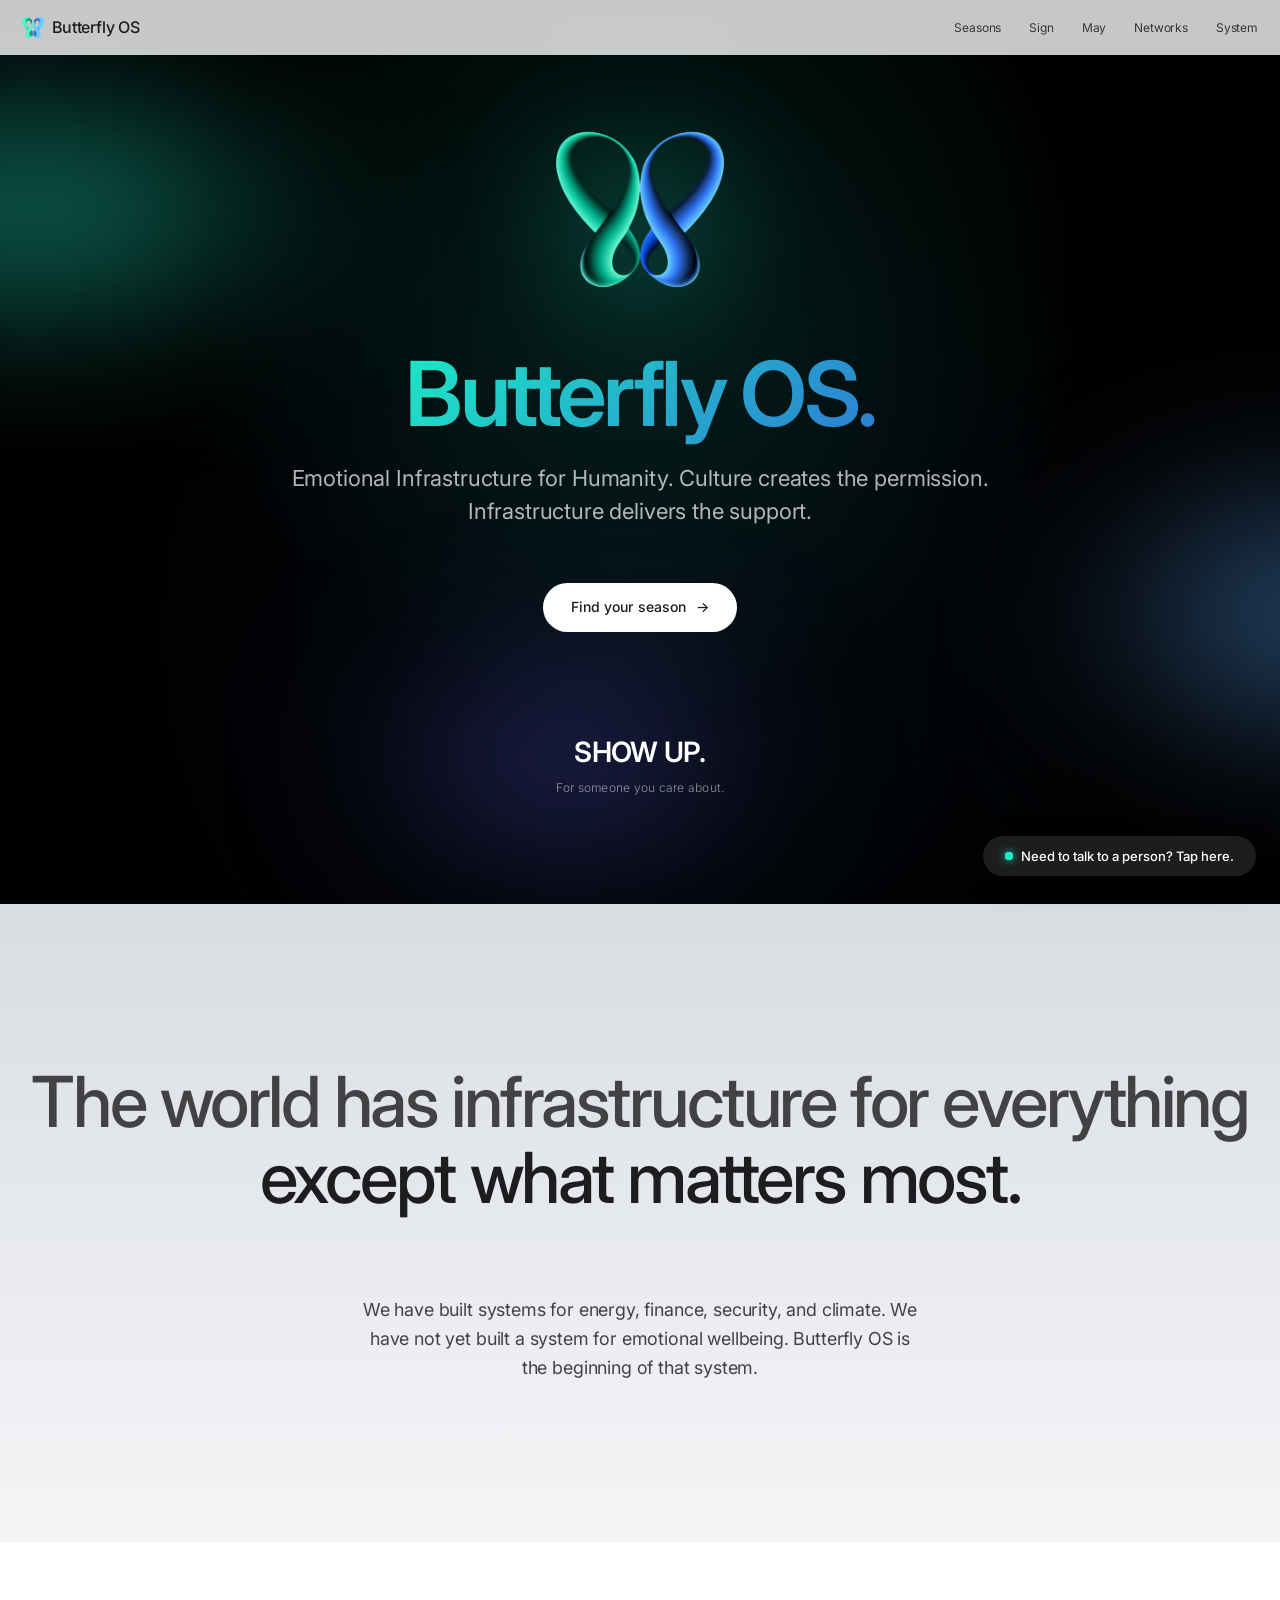
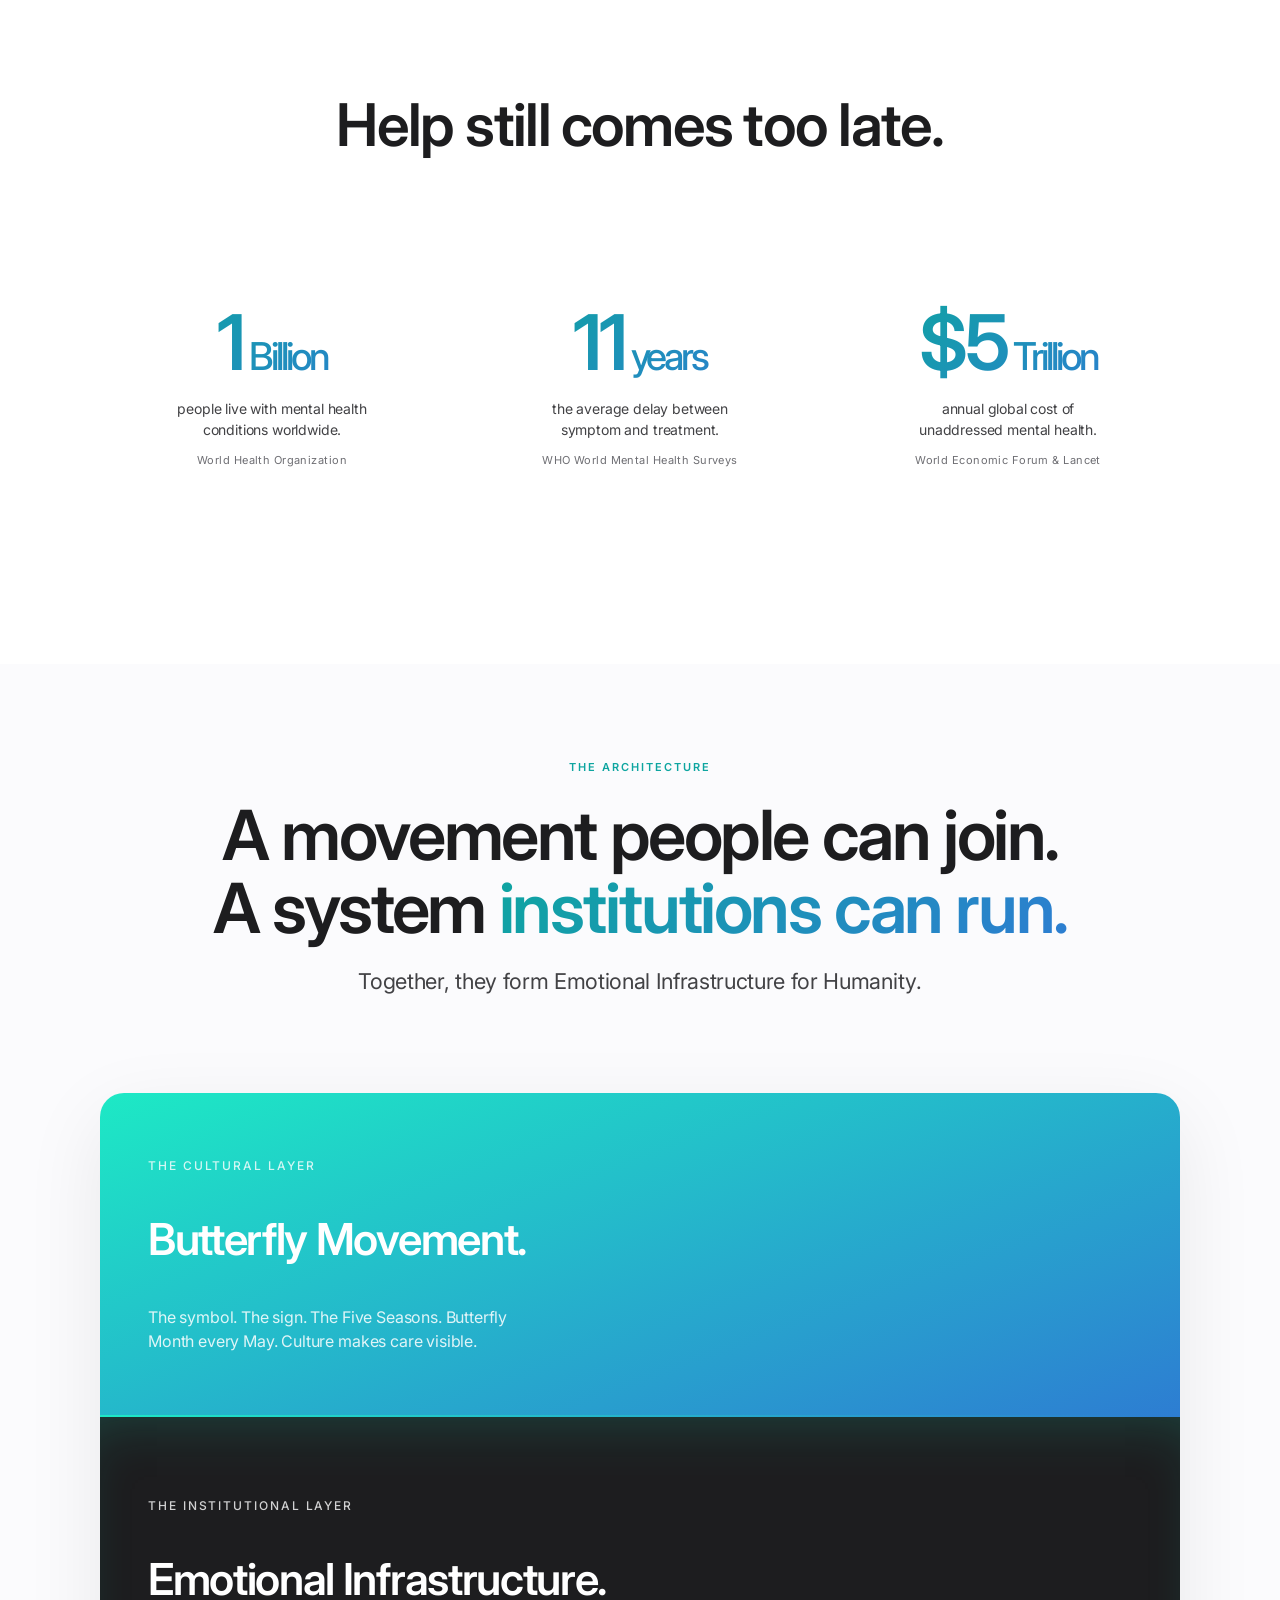
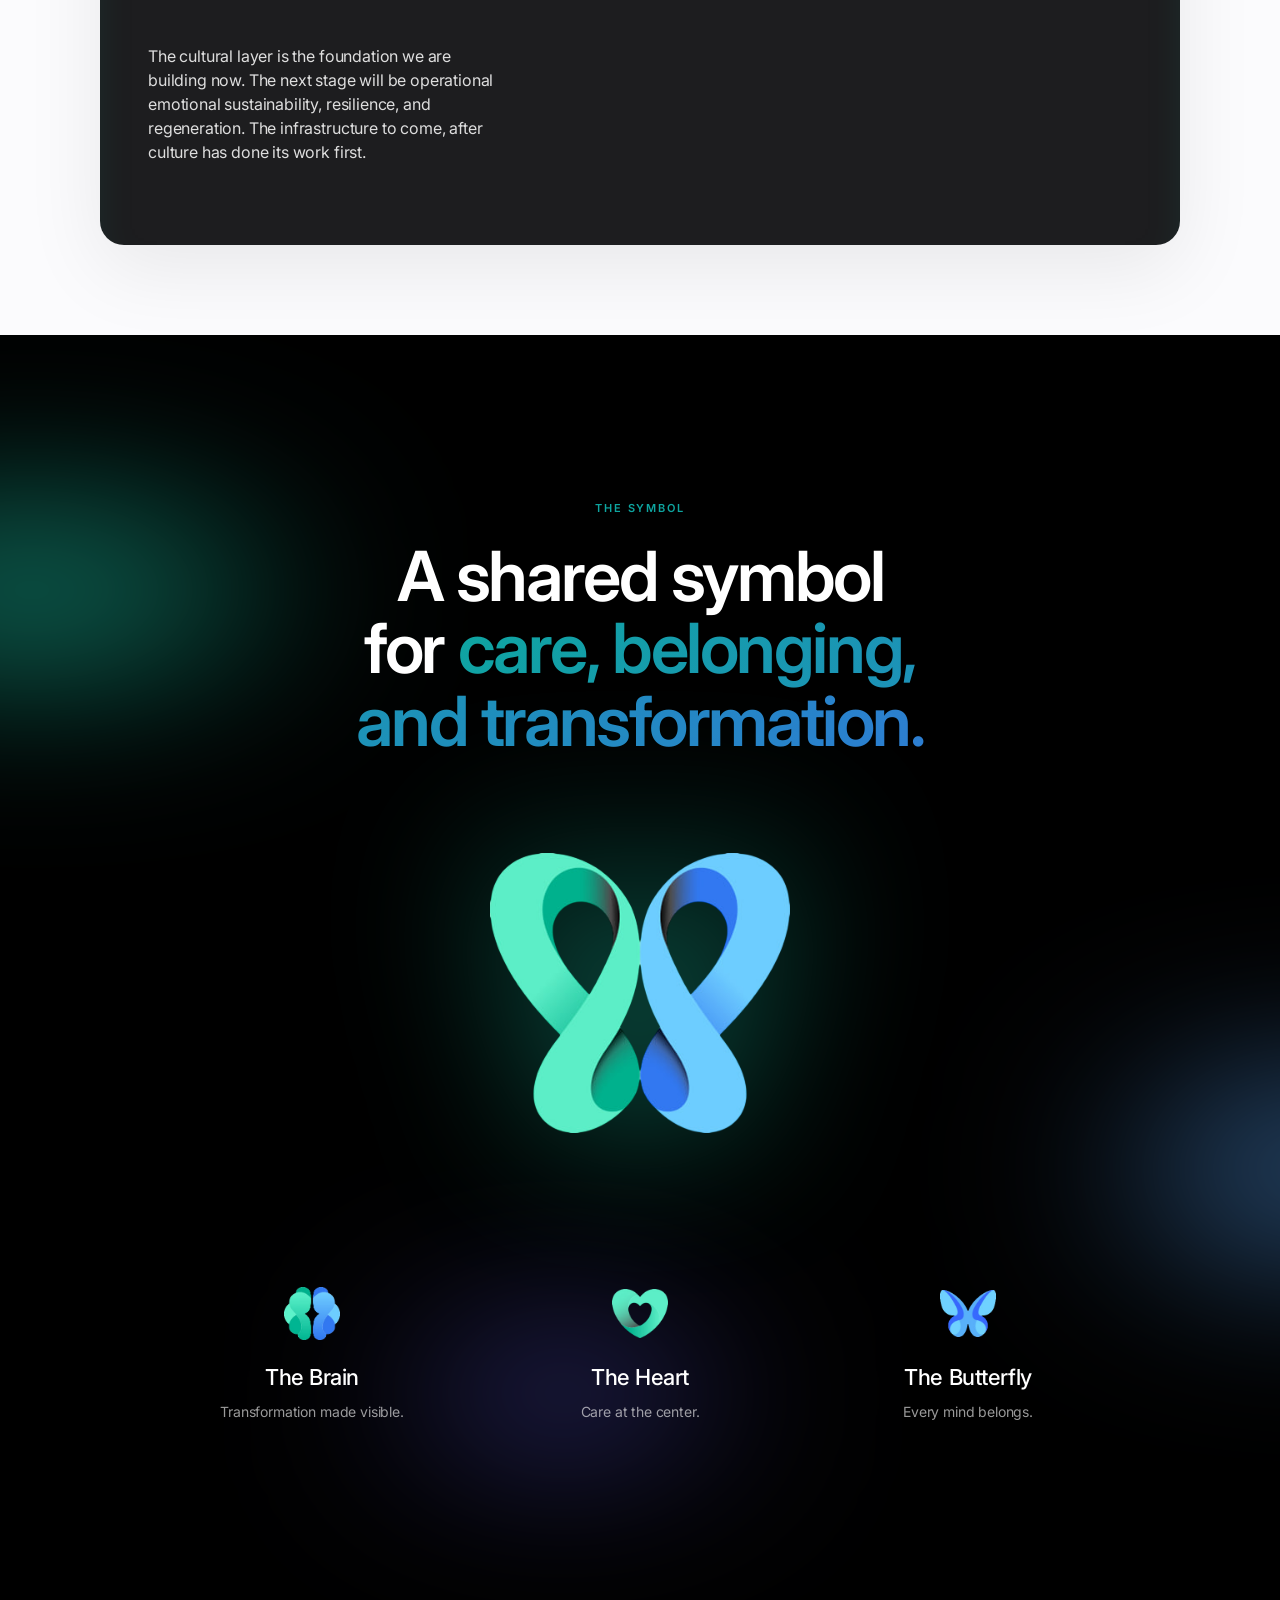
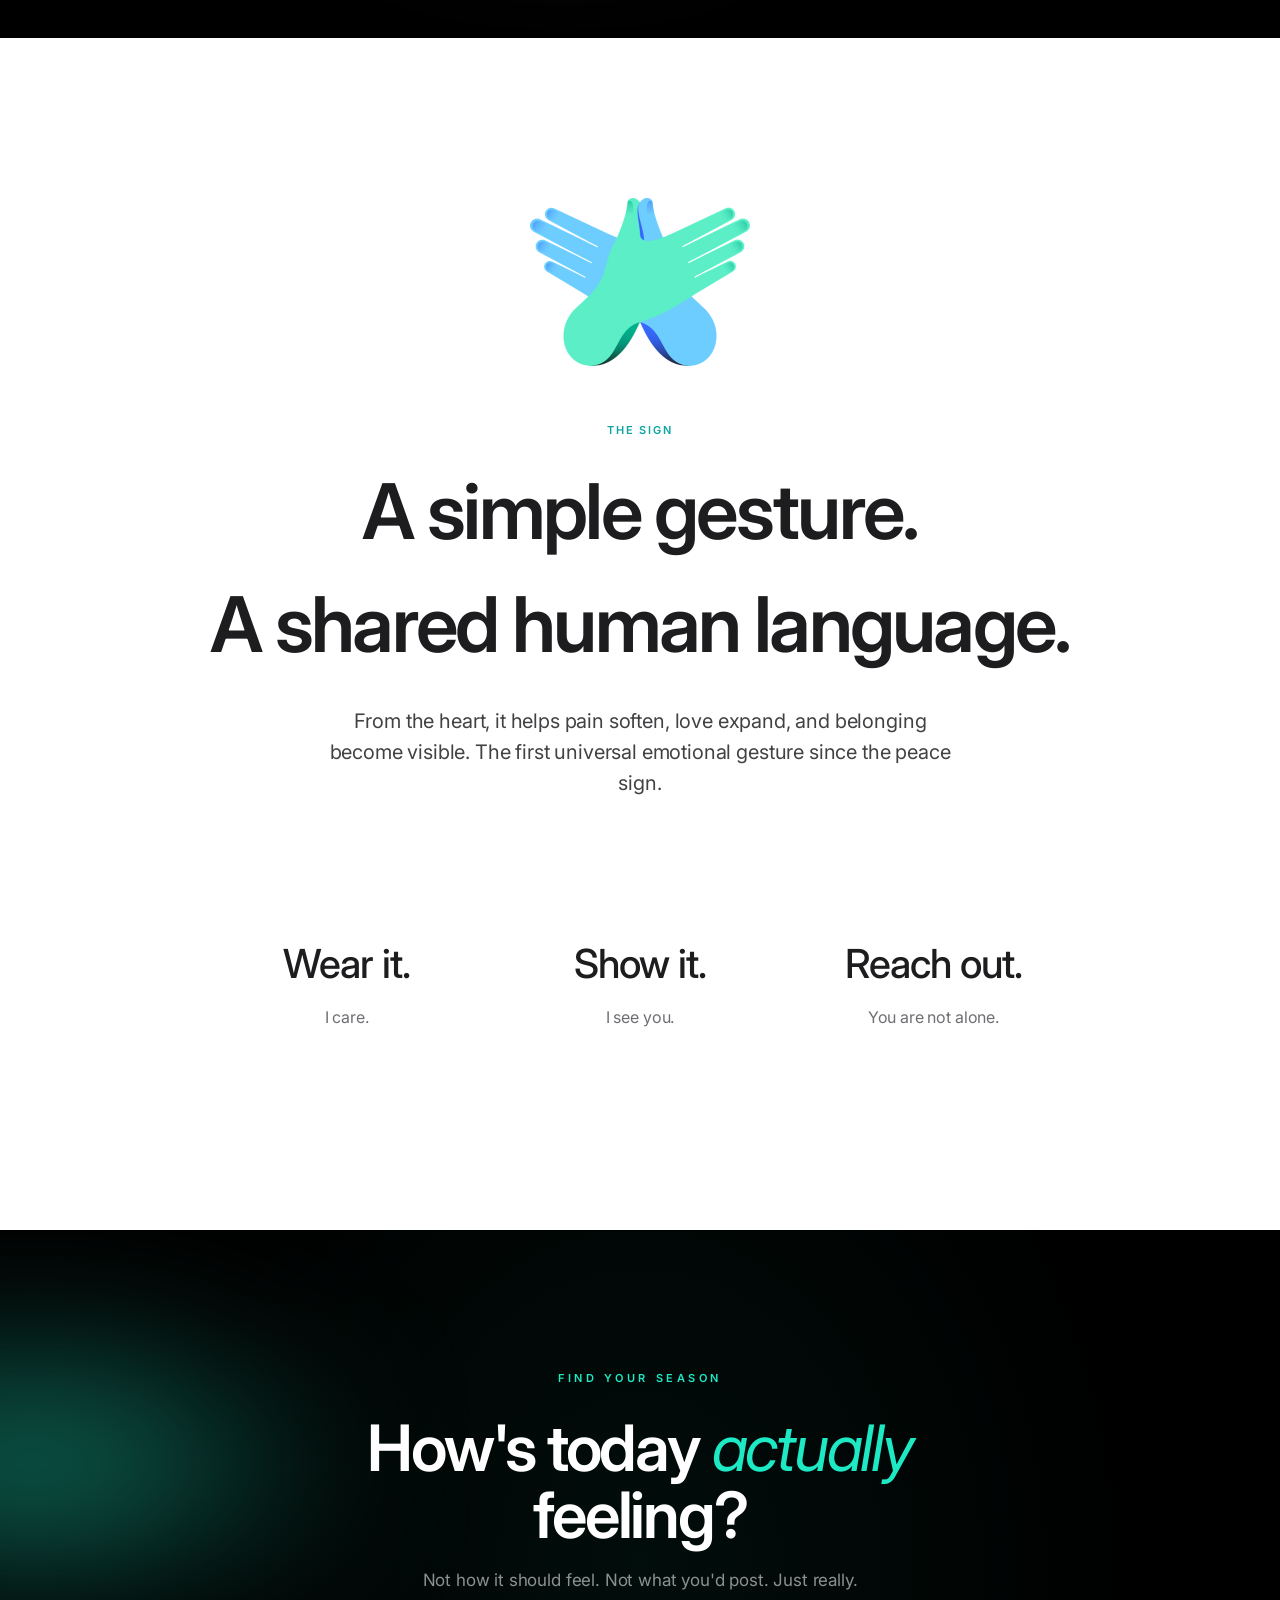
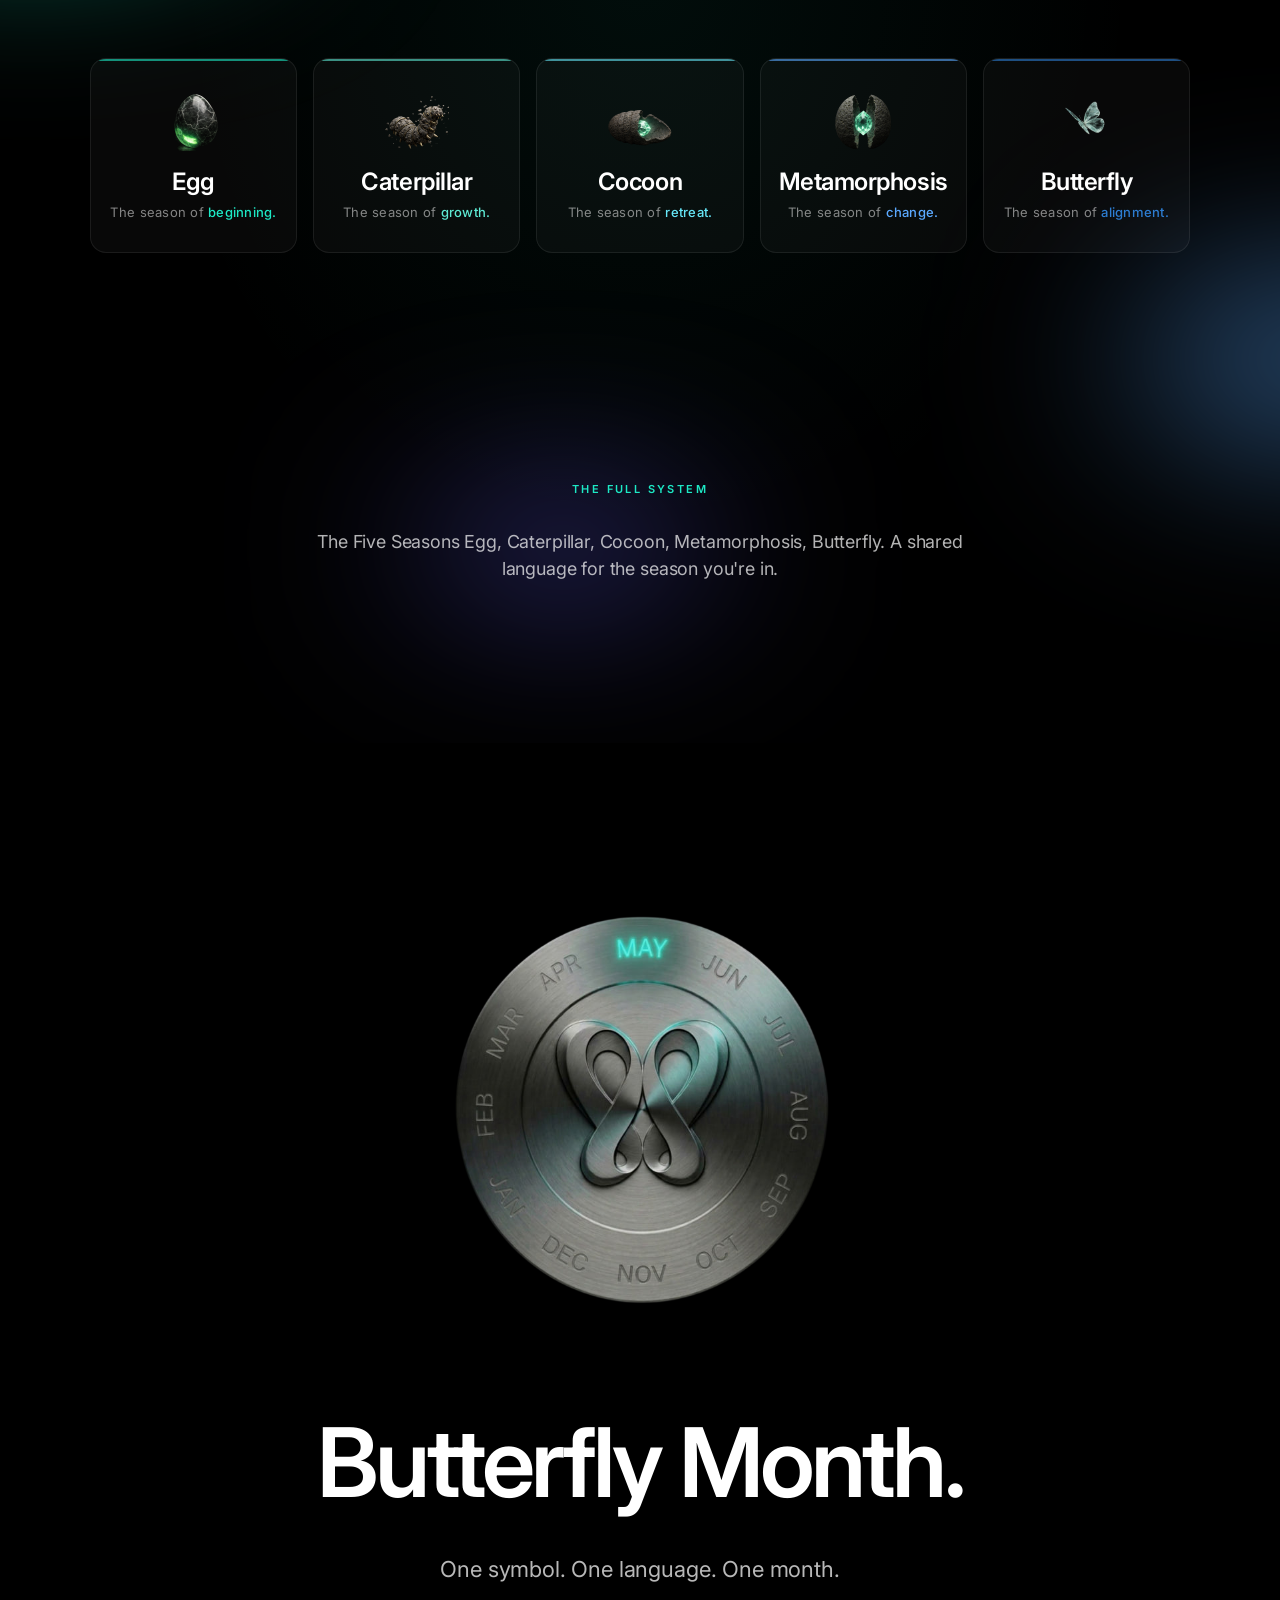
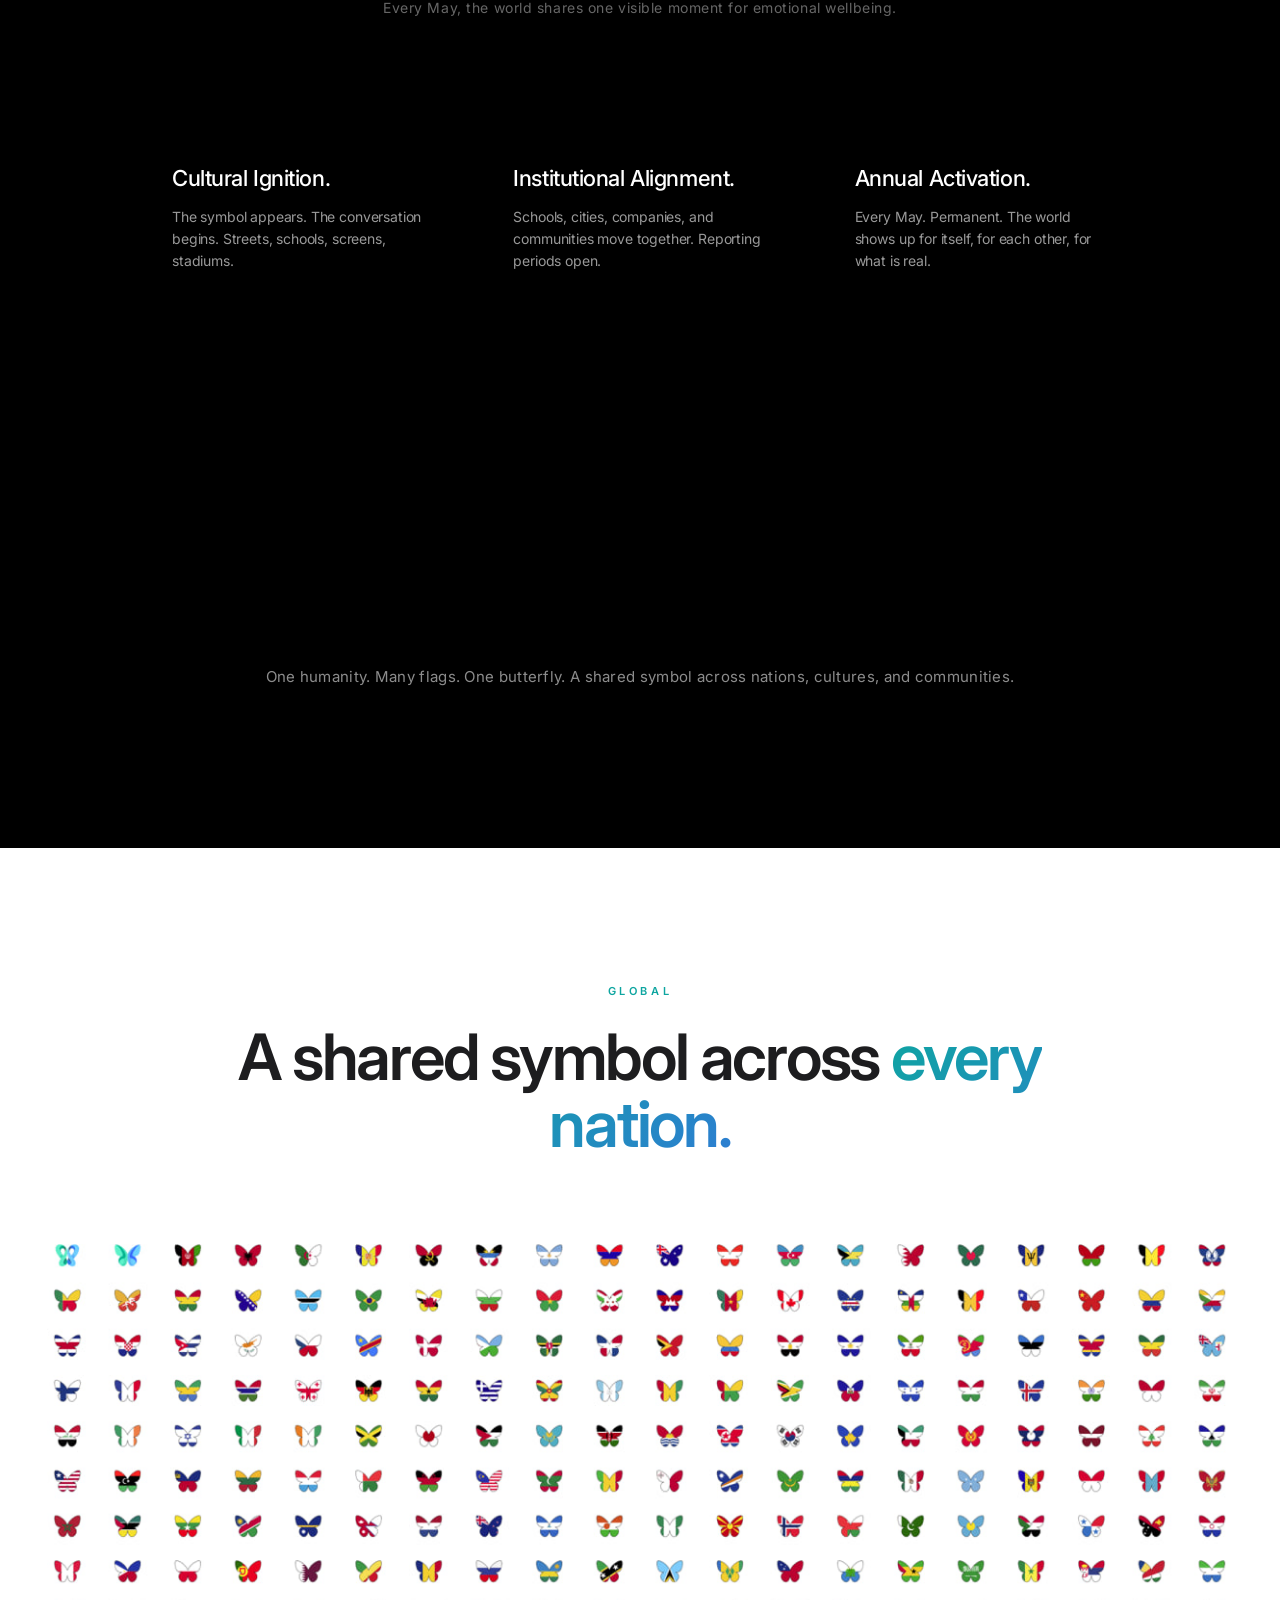
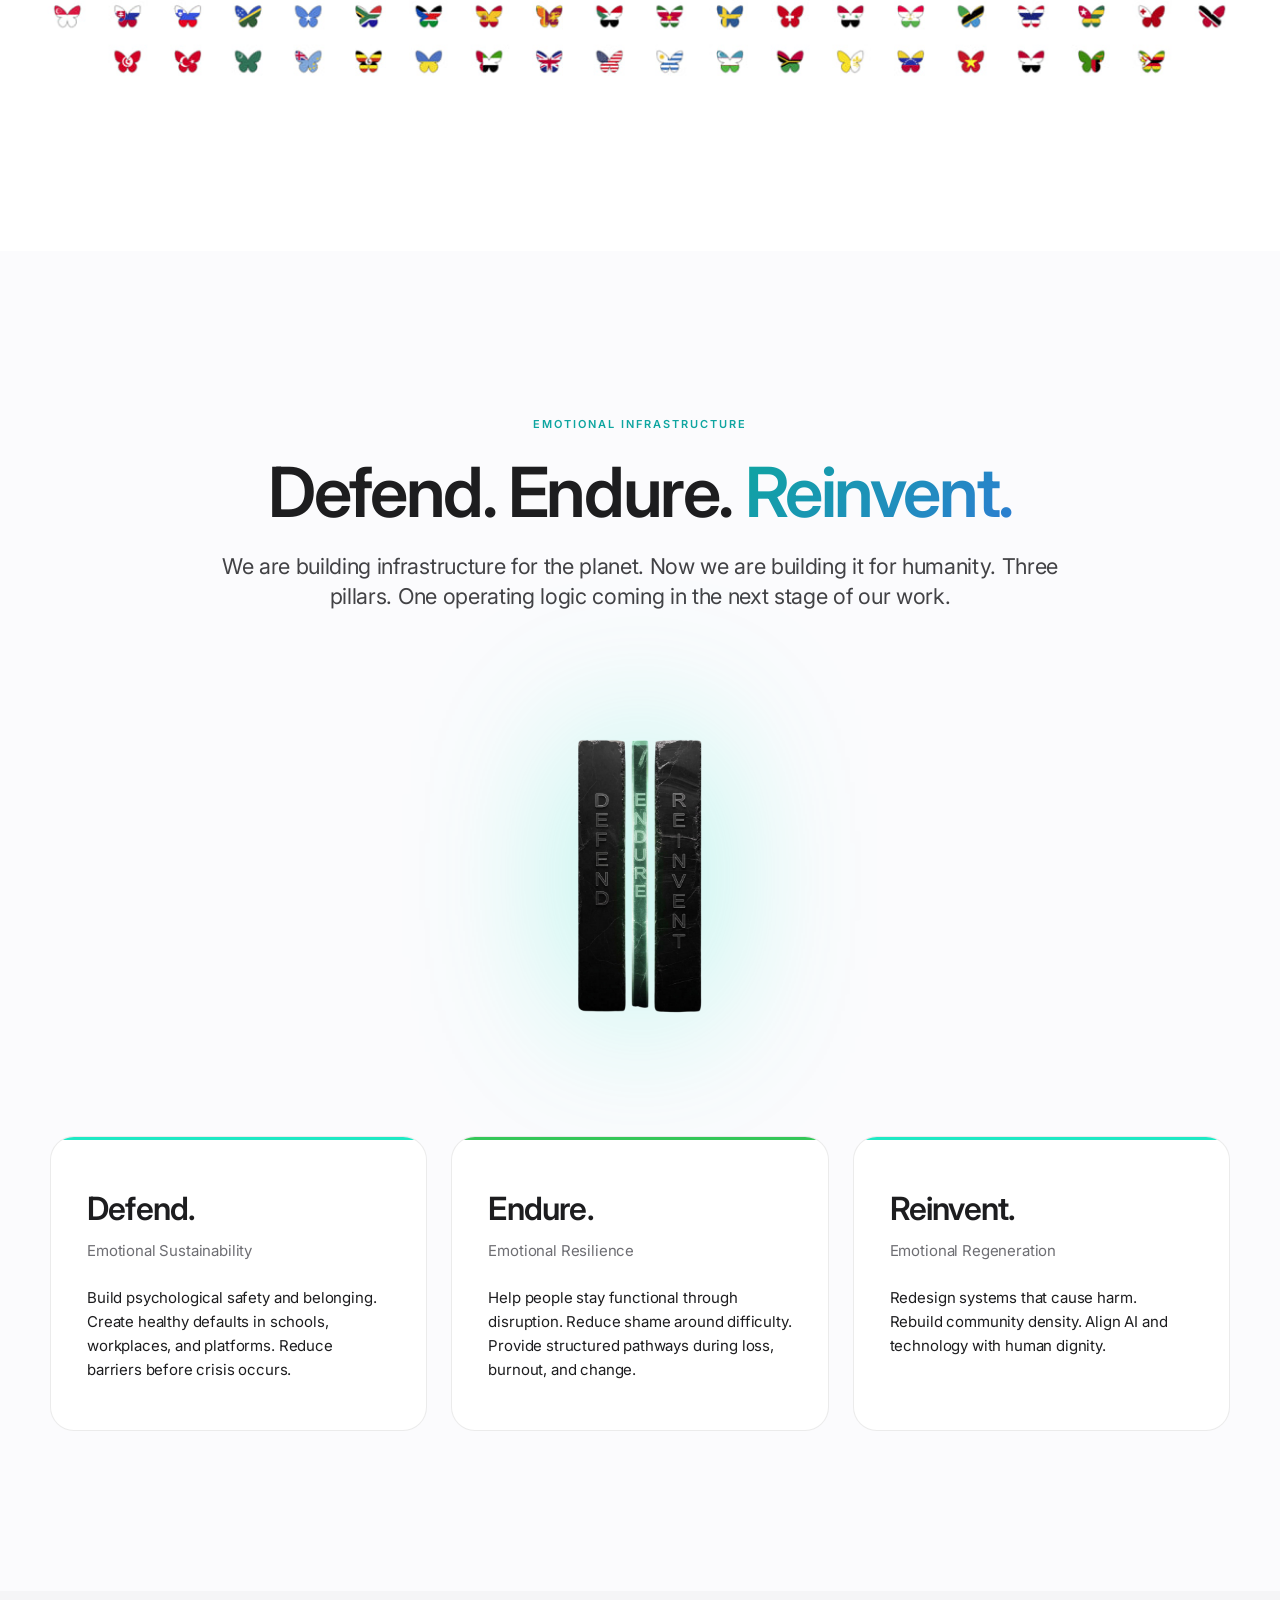
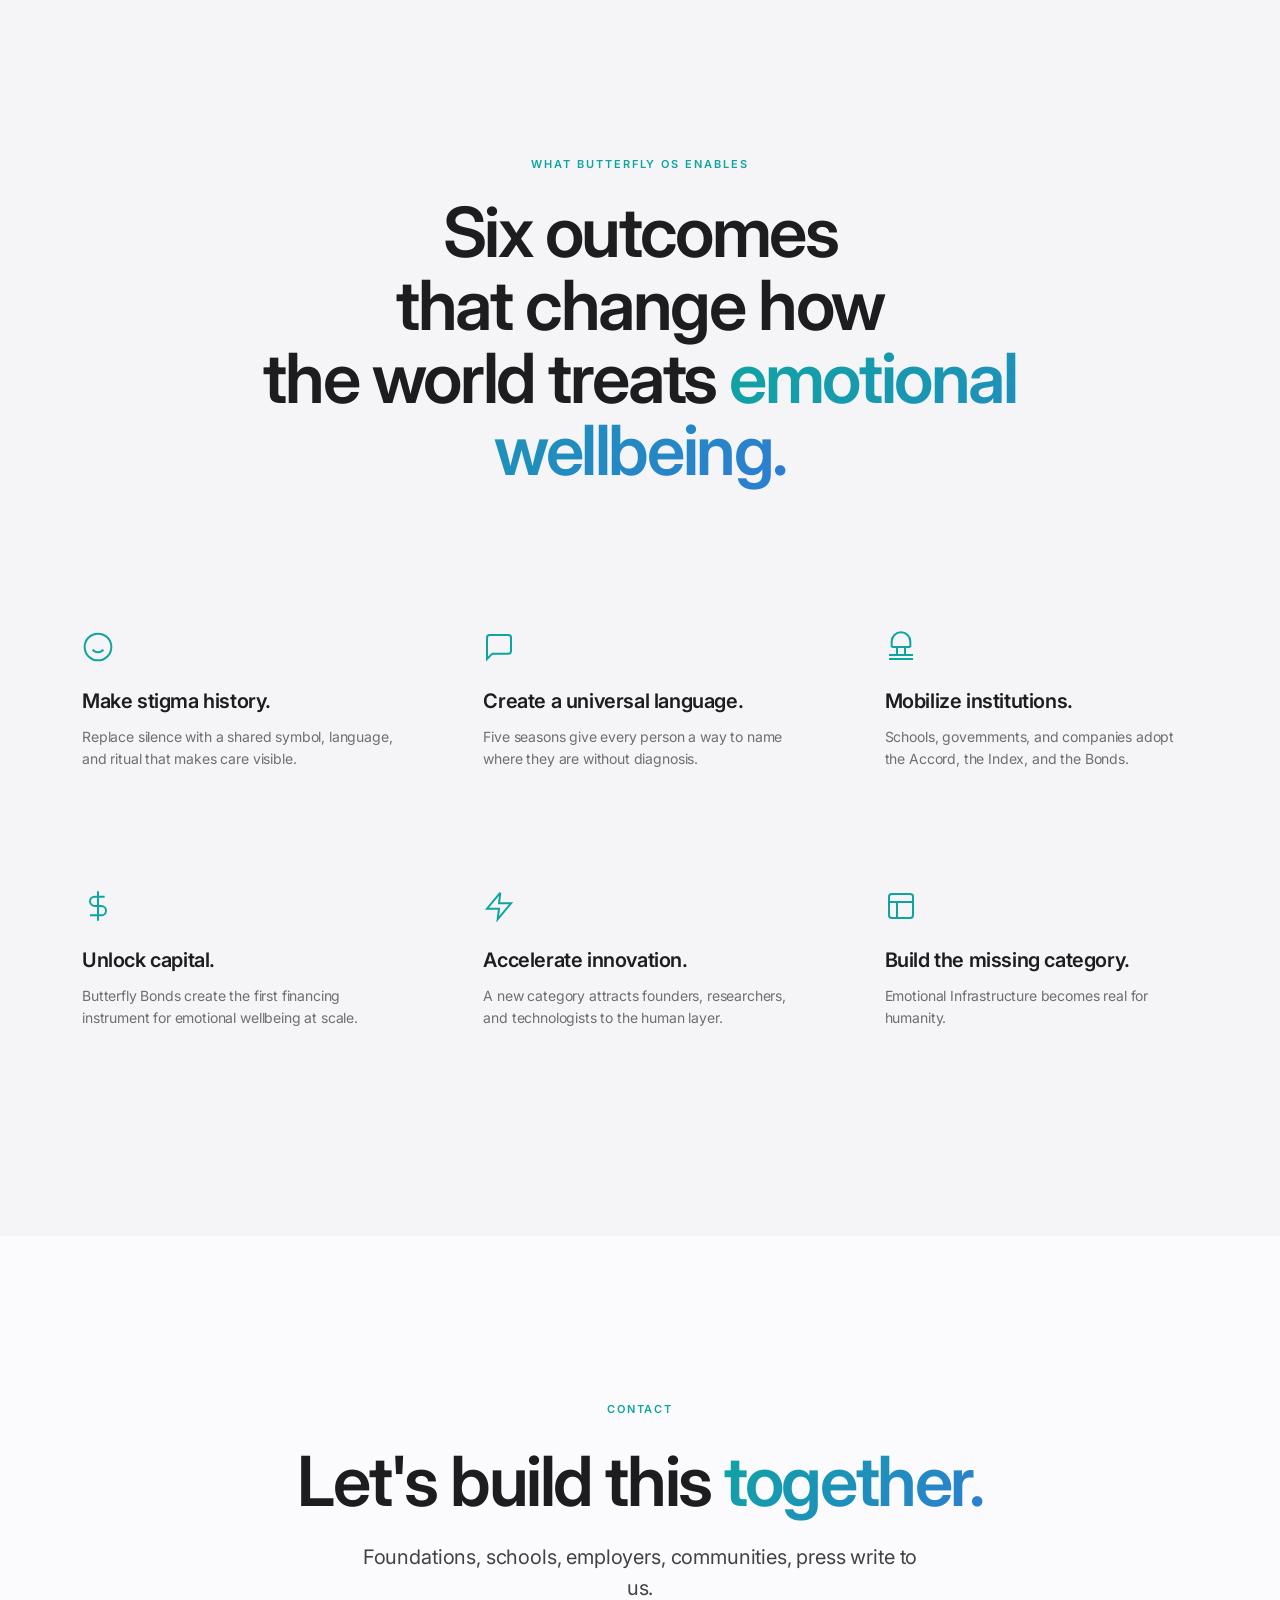
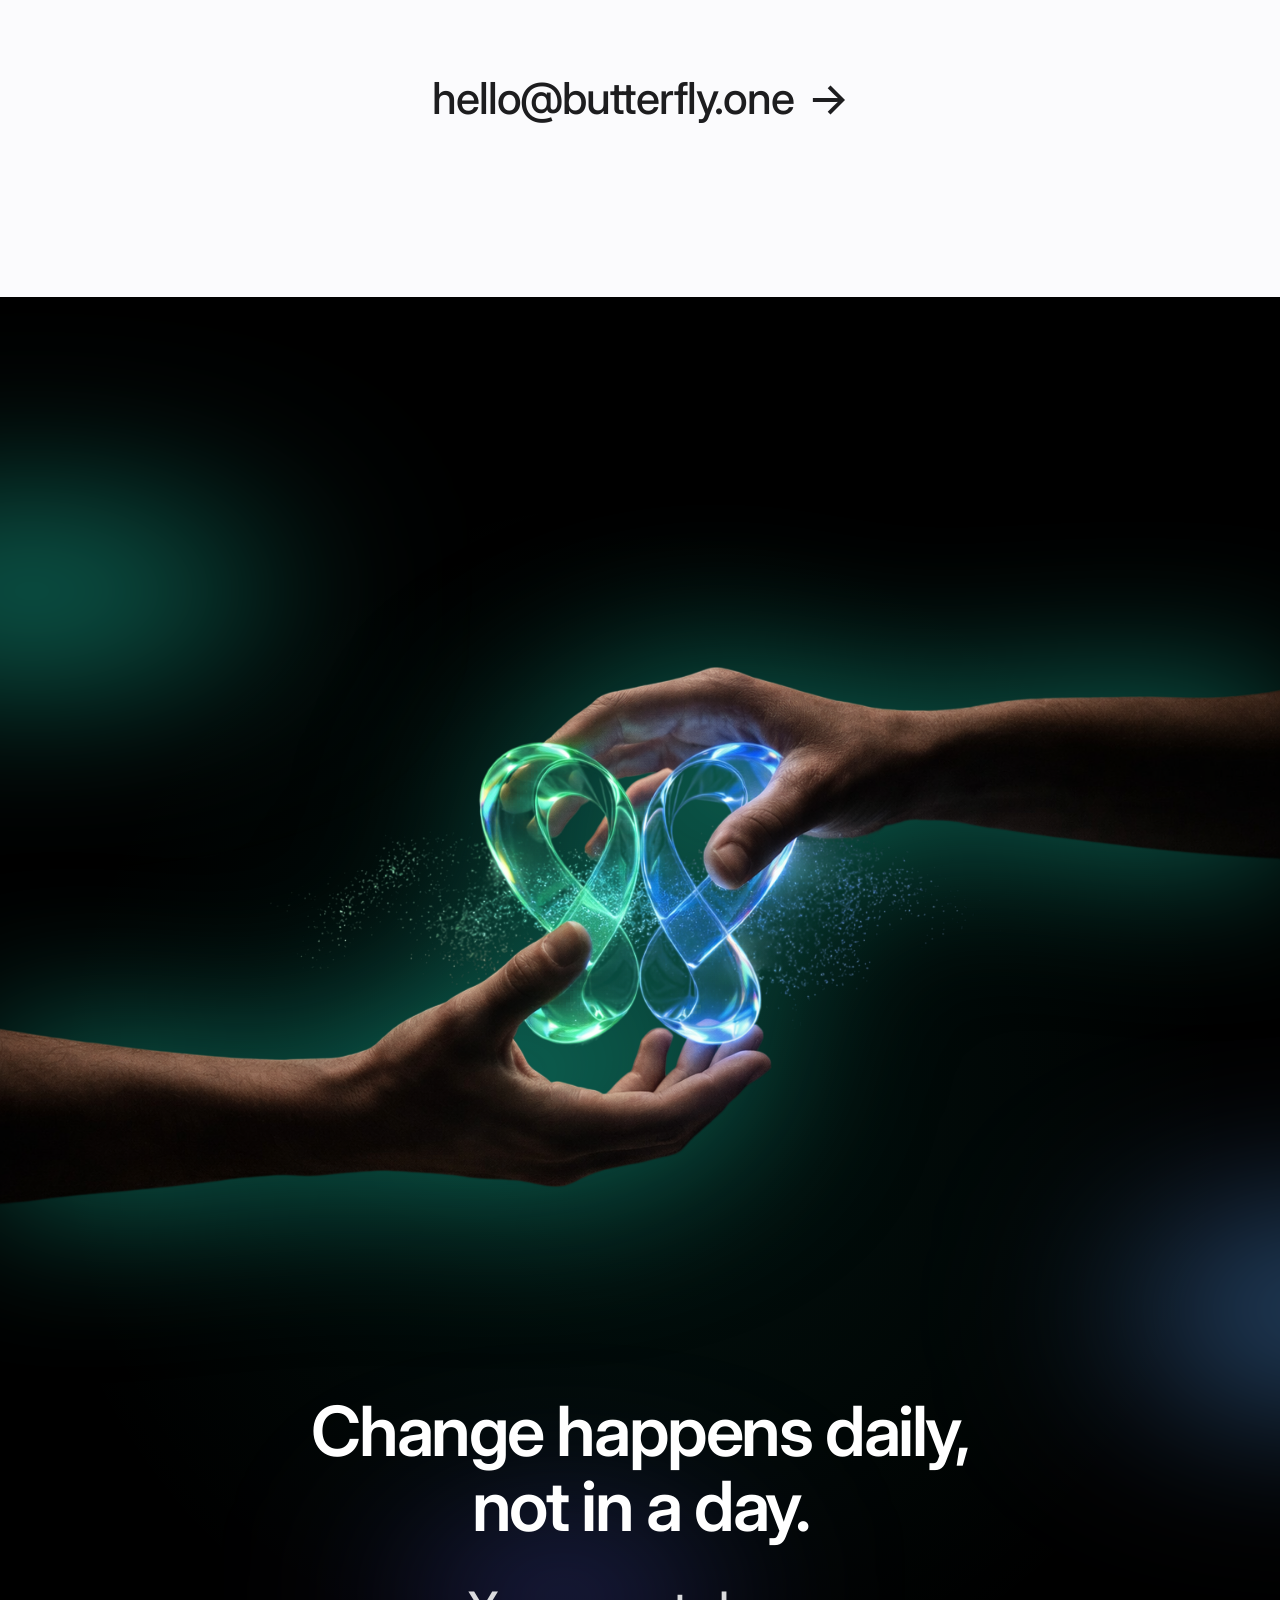
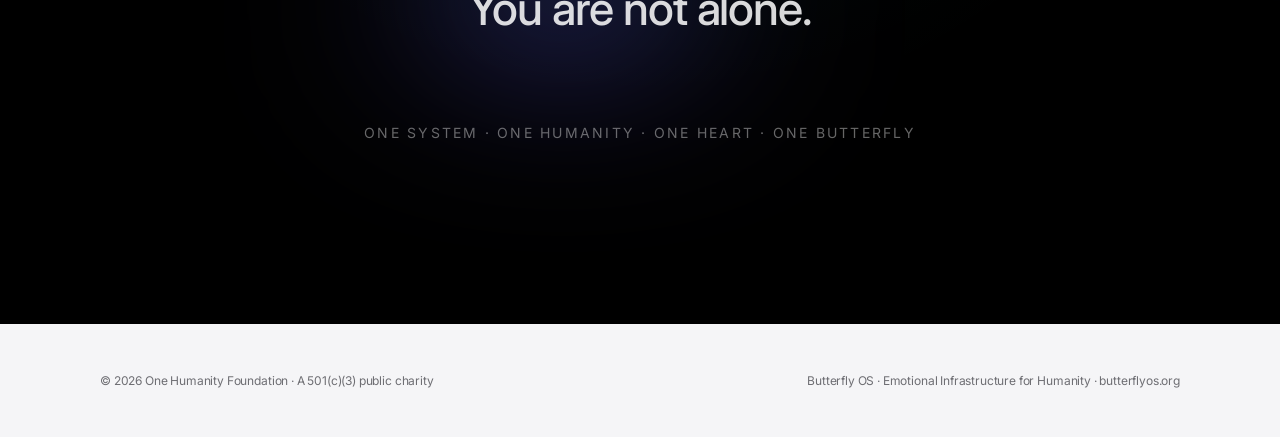
<file: index.html>
<!DOCTYPE html>
<html lang="en">
<head>
<meta charset="UTF-8" />
<meta name="viewport" content="width=device-width, initial-scale=1.0" />
<title>Butterfly OS — Emotional Infrastructure for Humanity</title>
<meta name="description" content="Culture creates permission. Infrastructure delivers support. The rails make it scalable. A movement people can join. A system institutions can run." />
<link rel="icon" type="image/png" href="the-symbol.png" />
<link rel="apple-touch-icon" href="the-symbol.png" />
<link rel="preconnect" href="https://fonts.googleapis.com" />
<link rel="preconnect" href="https://fonts.gstatic.com" crossorigin />
<link href="https://fonts.googleapis.com/css2?family=Inter:wght@200;300;400;500;600;700&display=swap" rel="stylesheet" />
<link rel="stylesheet" href="butterfly-os.css" />
</head>
<body>

<!-- ═══════════════ NAV ═══════════════ -->
<nav>
  <div class="nav-inner">
    <a href="/" class="nav-mark" aria-label="Butterfly OS — Home">
      <img src="the-symbol.png" alt="Butterfly OS" />
      <span>Butterfly OS</span>
    </a>
    <button class="nav-toggle" type="button" aria-label="Open menu" aria-expanded="false" aria-controls="navMenu" data-nav-toggle>
      <span class="nav-toggle-bar"></span>
      <span class="nav-toggle-bar"></span>
      <span class="nav-toggle-bar"></span>
    </button>
    <ul class="nav-links" id="navMenu">
      <li><a href="#seasons">Seasons</a></li>
      <li><a href="#sign">Sign</a></li>
      <li><a href="#month">May</a></li>
      <li><a href="#networks">Networks</a></li>
      <li><a href="#infrastructure">System</a></li>
    </ul>
  </div>
</nav>

<!-- ═══════════════ HERO ═══════════════ -->
<section class="hero">
  <div class="blob-field" aria-hidden="true">
    <div class="blob blob-teal blob-a"></div>
    <div class="blob blob-blue blob-b"></div>
    <div class="blob blob-indigo blob-c"></div>
  </div>
  <div class="hero-inner">

    <!-- Luminous butterfly mark — twin-loop infinity -->
    <img src="image.png" alt="Butterfly OS" class="butterfly-mark reveal" />

    <h1 class="reveal d1">
      <span class="accent">Butterfly OS.</span>
    </h1>
    <p class="tagline reveal d2">Emotional Infrastructure for Humanity. Culture creates the permission. Infrastructure delivers the support.</p>
    <div class="ctas reveal d3">
      <a href="#seasons" class="btn btn-primary">Find your season <span class="btn-arrow" aria-hidden="true">→</span></a>
    </div>

    <div class="tri-stack reveal d4">
      <div class="tri-line">
        <div class="key w">SHOW UP.</div>
        <div class="sub">For someone you care about.</div>
      </div>
    </div>
  </div>
</section>

<!-- ═══════════════ PROBLEM STATEMENT ═══════════════ -->
<section class="problem-statement">
  <h2 class="reveal">
    The world has infrastructure for everything <span class="emphasis">except what matters most.</span>
  </h2>
  <p class="reveal d1">We have built systems for energy, finance, security, and climate. We have not yet built a system for emotional wellbeing. Butterfly OS is the beginning of that system.</p>
</section>

<!-- ═══════════════ STATS — Help still comes too late ═══════════════ -->
<section class="stats-section">
  <div class="stats-head reveal">
    <h2>Help still comes too late.</h2>
  </div>
  <div class="stats-grid">
    <div class="stat reveal">
      <div class="num">1<span style="font-size:0.5em; font-weight:500;"> Billion</span></div>
      <div class="label">people live with mental health conditions worldwide.</div>
      <div class="src">World Health Organization</div>
    </div>
    <div class="stat reveal d1">
      <div class="num">11<span style="font-size:0.5em; font-weight:500;"> years</span></div>
      <div class="label">the average delay between symptom and treatment.</div>
      <div class="src">WHO World Mental Health Surveys</div>
    </div>
    <div class="stat reveal d2">
      <div class="num">$5<span style="font-size:0.5em; font-weight:500;"> Trillion</span></div>
      <div class="label">annual global cost of unaddressed mental health.</div>
      <div class="src">World Economic Forum &amp; Lancet</div>
    </div>
  </div>
</section>

<!-- ═══════════════ TWO LAYERS ═══════════════ -->
<section id="movement" class="tight" style="background: var(--paper-soft);">
  <div class="head">
    <div class="eyebrow reveal">The architecture</div>
    <h2 class="reveal d1">A movement people can&nbsp;join. <br/>A system <span class="accent">institutions can&nbsp;run.</span></h2>
    <p class="lede reveal d2">Together, they form Emotional Infrastructure for Humanity.</p>
  </div>
  <div class="architecture-stack reveal">
    <div class="layer-card cultural">
      <div class="layer-card-text">
        <div>
          <div class="layer-eyebrow">The Cultural Layer</div>
          <h3>Butterfly Movement.</h3>
          <p>The symbol. The sign. The Five Seasons. Butterfly Month every May. Culture makes care visible.</p>
        </div>
      </div>
      <div class="layer-card-viz" aria-hidden="true">
        <div class="viz-cultural-wrap">
          <video class="viz-cultural-video viz-cultural-video-a" src="butterfly-movement.mp4" autoplay muted playsinline preload="auto" disablepictureinpicture></video>
          <video class="viz-cultural-video viz-cultural-video-b" src="butterfly-movement.mp4" muted playsinline preload="auto" disablepictureinpicture></video>
        </div>
      </div>
    </div>
    <div class="layer-card institutional">
      <div class="layer-card-text">
        <div>
          <div class="layer-eyebrow">The Institutional Layer</div>
          <h3>Emotional Infrastructure.</h3>
          <p>The cultural layer is the foundation we are building now. The next stage will be operational emotional sustainability, resilience, and regeneration. The infrastructure to come, after culture has done its work first.</p>
        </div>
      </div>
      <div class="layer-card-viz" aria-hidden="true">
        <div class="viz-institutional-wrap">
          <video class="viz-institutional-video viz-institutional-video-a" src="emt-infra.mp4" autoplay muted playsinline preload="auto" disablepictureinpicture></video>
          <video class="viz-institutional-video viz-institutional-video-b" src="emt-infra.mp4" muted playsinline preload="auto" disablepictureinpicture></video>
        </div>
      </div>
    </div>
  </div>
</section>

<!-- ═══════════════ THE SYMBOL ═══════════════ -->
<section id="symbol" class="symbol-section">
  <div class="blob-field" aria-hidden="true">
    <div class="blob blob-teal blob-a"></div>
    <div class="blob blob-blue blob-b"></div>
    <div class="blob blob-indigo blob-c"></div>
  </div>
  <div class="head">
    <div class="eyebrow reveal">The Symbol</div>
    <h2 class="reveal d1">A shared symbol for <span class="accent">care, belonging, and transformation.</span></h2>
  </div>

  <!-- Large luminous butterfly -->
  <img src="the-symbol.png" alt="The Symbol" class="symbol-stage reveal d1" />

  <div class="symbol-meanings">
    <div class="meaning reveal">
      <img src="the-brain.png" alt="The Brain" class="meaning-icon" />
      <h4>The Brain</h4>
      <p>Transformation made visible.</p>
    </div>
    <div class="meaning reveal d1">
      <img src="the-heart.png" alt="The Heart" class="meaning-icon" />
      <h4>The Heart</h4>
      <p>Care at the center.</p>
    </div>
    <div class="meaning reveal d2">
      <img src="the-butterfly.png" alt="The Butterfly" class="meaning-icon" />
      <h4>The Butterfly</h4>
      <p>Every mind belongs.</p>
    </div>
  </div>
</section>

<!-- ═══════════════ THE SIGN ═══════════════ -->
<section id="sign" class="sign-section">
  <!-- Hands forming wings -->
  <img src="the-sign.png" alt="The Sign" class="sign-graphic reveal" />
  <div class="eyebrow reveal" style="margin-bottom: 18px;">The Sign</div>
  <h2 class="reveal d1">A simple gesture.<br/>A shared human language.</h2>
  <p class="sign-lede reveal d2">From the heart, it helps pain soften, love expand, and belonging become visible. The first universal emotional gesture since the peace sign.</p>

  <div class="sign-triplet">
    <div class="sign-mvmt reveal">
      <div class="verb">Wear it.</div>
      <div class="meaning-line">I care.</div>
    </div>
    <div class="sign-mvmt reveal d1">
      <div class="verb">Show it.</div>
      <div class="meaning-line">I see you.</div>
    </div>
    <div class="sign-mvmt reveal d2">
      <div class="verb">Reach out.</div>
      <div class="meaning-line">You are not alone.</div>
    </div>
  </div>
</section>

<!-- ═══════════════ THE FIVE SEASONS — CENTERPIECE ═══════════════ -->
<section id="seasons" class="seasons-section">
  <div class="blob-field" aria-hidden="true">
    <div class="blob blob-teal blob-a"></div>
    <div class="blob blob-blue blob-b"></div>
    <div class="blob blob-indigo blob-c"></div>
  </div>
  <div class="seasons-inner">

    <!-- THE PROMPT — locked product doorway language -->
    <div class="season-prompt">
      <div class="prompt-eyebrow reveal">FIND YOUR SEASON</div>
      <h3 class="reveal d1">How's today <em>actually</em> feeling?</h3>
      <p class="reveal d2">Not how it should feel. Not what you'd post. Just really.</p>
    </div>

    <!-- INTERACTIVE BUTTON ROW — canonical names -->
    <div class="seasons-buttons">
      <button class="season-btn s1 reveal" data-season="1" aria-label="Open Egg — the season of beginning">
        <img src="egg.png" alt="Egg" class="season-icon" />
        <div class="btn-name">Egg</div>
        <div class="btn-of">The season of <span class="accent">beginning.</span></div>
      </button>
      <button class="season-btn s2 reveal d1" data-season="2" aria-label="Open Caterpillar — the season of growth">
        <img src="caterpillar.png" alt="Caterpillar" class="season-icon" />
        <div class="btn-name">Caterpillar</div>
        <div class="btn-of">The season of <span class="accent">growth.</span></div>
      </button>
      <button class="season-btn s3 reveal d2" data-season="3" aria-label="Open Cocoon — the season of retreat">
        <img src="cocoon.png" alt="Cocoon" class="season-icon" />
        <div class="btn-name">Cocoon</div>
        <div class="btn-of">The season of <span class="accent">retreat.</span></div>
      </button>
      <button class="season-btn s4 reveal d3" data-season="4" aria-label="Open Metamorphosis — the season of change">
        <img src="metamorphosis.png" alt="Metamorphosis" class="season-icon" />
        <div class="btn-name">Metamorphosis</div>
        <div class="btn-of">The season of <span class="accent">change.</span></div>
      </button>
      <button class="season-btn s5 reveal d4" data-season="5" aria-label="Open Butterfly — the season of alignment">
        <img src="butterfly.png" alt="Butterfly" class="season-icon" />
        <div class="btn-name">Butterfly</div>
        <div class="btn-of">The season of <span class="accent">alignment.</span></div>
      </button>
    </div>

    <!-- DETAIL PANEL — opens when a season is clicked -->
    <div id="seasonDetail" class="season-detail">
      <div class="det-eyebrow" id="detEyebrow"></div>
      <h3 id="detTitle"></h3>
      <div class="det-sub" id="detSub"></div>
      <div class="det-body" id="detBody"></div>
      <div class="det-row">
        <div class="lbl">What may help</div>
        <div class="val" id="detHelp"></div>
      </div>
      <div class="det-row">
        <div class="lbl">A way to say it</div>
        <div class="val" id="detSay"></div>
      </div>
      <div class="det-row">
        <div class="lbl">If it's heavy</div>
        <div class="val" id="detHeavy"></div>
      </div>
    </div>

    <!-- KEYNOTE IMAGE — all five seasons together with names and locked language -->
    <div class="seasons-keynote-wrap">
      <div class="keynote-eyebrow reveal">The full system</div>
      <p class="seasons-keynote-caption reveal d1">The Five Seasons Egg, Caterpillar, Cocoon, Metamorphosis, Butterfly. A shared language for the season you're in.</p>
    </div>

  </div>
</section>


<!-- ═══════════════ BUTTERFLY MONTH ═══════════════ -->
<section id="month" class="month-section">

  <!-- Month dial — May illuminated -->
  <div class="month-dial-wrap reveal">
    <img src="butterfly-month.png" alt="Butterfly Month" class="month-dial-svg" />
  </div>

  <h2 class="reveal d1">Butterfly Month.</h2>
  <p class="one-line reveal d2">One symbol. One language. One month.</p>
  <p class="every-may reveal d3">Every May, the world shares one visible moment for emotional wellbeing.</p>

  <div class="month-pillars">
    <div class="month-pillar reveal">
      <h4>Cultural Ignition.</h4>
      <p>The symbol appears. The conversation begins. Streets, schools, screens, stadiums.</p>
    </div>
    <div class="month-pillar reveal d1">
      <h4>Institutional Alignment.</h4>
      <p>Schools, cities, companies, and communities move together. Reporting periods open.</p>
    </div>
    <div class="month-pillar reveal d2">
      <h4>Annual Activation.</h4>
      <p>Every May. Permanent. The world shows up for itself, for each other, for what is real.</p>
    </div>
  </div>
</section>

<!-- ═══════════════ ONE HUMANITY · MANY FLAGS · ONE BUTTERFLY ═══════════════ -->
<section class="flags-section">
  <p class="flag-sub reveal">One humanity. Many flags. One butterfly. A shared symbol across nations, cultures, and communities.</p>
</section>

<!-- ═══════════════ GLOBAL FLAGS — visual statement ═══════════════ -->
<section class="global-flags-section">
  <div class="global-flags-eyebrow reveal">GLOBAL</div>
  <h2 class="global-flags-heading reveal d1">A shared symbol across <span class="accent">every nation.</span></h2>
  <div class="global-flags-wrap reveal d2">
    <img src="global-flags.png" alt="Flags of nations united under one symbol" class="global-flags-image" />
    <canvas class="global-flags-canvas" aria-hidden="true"></canvas>
  </div>
</section>

<!-- ═══════════════ BRING IT TO YOUR NETWORK — PARTNER ADOPTION LAYER ═══════════════ -->
<!-- TEMPORARILY HIDDEN — feels redundant for now. Restore by removing the
     surrounding outer comment markers (this <!- - and the - -> at the bottom).
     Inner module labels were stripped to avoid HTML comment nesting issues;
     they were dev-facing only, no functional code lost.
<section id="networks" class="networks-section">
  <div class="networks-head">
    <div class="networks-eyebrow reveal">FOR PARTNERS &amp; NETWORKS</div>
    <h2 class="reveal d1">Bring Butterfly to <span class="accent">your people.</span></h2>
    <p class="reveal d2">Five modules. One operating layer. Designed for foundations, schools, employers, and communities to adopt the language, run the ritual, and route real support — without clinical infrastructure or a campaign budget.</p>
  </div>

  <div class="modules-grid">

    <div class="module-card feature reveal">
      <div class="mod-num">MODULE 01 · FLAGSHIP</div>
      <h3>Season Pulse.</h3>
      <p>A simple, non-clinical emotional check-in for any cohort or community. Each member finds their season. The system reads the room — anonymously, in aggregate — and shows the network where care is needed without ever identifying the individual. The shared language replaces clinical surveys that nobody wants to answer.</p>
      <div class="mod-meta">Web · Mobile · SMS · Slack · Email · Embed in your existing platform</div>
    </div>

    <div class="module-card reveal d1">
      <div class="mod-num">MODULE 02</div>
      <h3>Trusted Circle Prompts.</h3>
      <p>Season-based conversation cards for small groups. Cohorts, families, leadership circles, classrooms. One question per week. No facilitation training required.</p>
      <div class="mod-meta">Printable · Digital · 5–15 minutes</div>
    </div>

    <div class="module-card reveal d2">
      <div class="mod-num">MODULE 03</div>
      <h3>Support Routing.</h3>
      <p>Visible handoff to real care. Verified resources by geography and language. The "Need to talk to a person?" button, customised to your network's preferred local pathways.</p>
      <div class="mod-meta">Verified · Localised · Always one tap away</div>
    </div>

    <div class="module-card reveal">
      <div class="mod-num">MODULE 04</div>
      <h3>Butterfly Month Kit.</h3>
      <p>Everything your network needs to participate in May. Templates, language, social assets, a 30-day calendar, internal launch toolkit. Plug-and-play for the global moment.</p>
      <div class="mod-meta">Annual · Co-branded · Ready every March 1</div>
    </div>

    <div class="module-card reveal d1">
      <div class="mod-num">MODULE 05</div>
      <h3>Partner Dashboard.</h3>
      <p>Anonymised insight on participation, season distribution, and routing demand across your network. What's rising. What's needed. Where care is concentrating.</p>
      <div class="mod-meta">Privacy-first · Aggregate-only · Quarterly reports</div>
    </div>

  </div>

  <div class="partner-cta reveal">
    <h3>Run a 90-day pilot with your network.</h3>
    <p>Deploy Season Pulse and the Trusted Circle Prompts. Activate together for Butterfly Month in May. Receive your first dashboard report at the end of Q3.</p>
    <a href="#contact" class="btn btn-primary">Start a conversation</a>
    <a href="#system" class="btn btn-ghost">See the full system</a>
  </div>
</section>
-->

<!-- ═══════════════ START A CONVERSATION — standalone CTA bridge ═══════════════ -->
<!-- TEMPORARILY HIDDEN — restore by removing the surrounding outer comment markers.
<section class="cta-bridge">
  <div class="partner-cta reveal">
    <h3>Run a 90-day pilot with your network.</h3>
    <p>Deploy Season Pulse and the Trusted Circle Prompts. Activate together for Butterfly Month in May. Receive your first dashboard report at the end of Q3.</p>
    <a href="#contact" class="btn btn-primary">Start a conversation</a>
    <a href="#system" class="btn btn-ghost">See the full system</a>
  </div>
</section>
-->

<!-- ═══════════════ EMOTIONAL INFRASTRUCTURE ═══════════════ -->
<section id="infrastructure" class="infra-section">
  <a id="system"></a>
  <div class="head">
    <div class="eyebrow reveal">Emotional Infrastructure</div>
    <h2 class="reveal d1">Defend. Endure. <span class="accent">Reinvent.</span></h2>
    <p class="lede reveal d2">We are building infrastructure for the planet. Now we are building it for humanity. Three pillars. One operating logic coming in the next stage of our work.</p>
  </div>
  <img src="emotional-infrastructure.png" alt="Emotional Infrastructure" class="infra-hero-img reveal" />
  <div class="infra-pillars">
    <div class="pillar-card defend reveal">
      <h3>Defend.</h3>
      <div class="pillar-sub">Emotional Sustainability</div>
      <p class="pillar-body">Build psychological safety and belonging. Create healthy defaults in schools, workplaces, and platforms. Reduce barriers before crisis occurs.</p>
    </div>
    <div class="pillar-card endure reveal d1">
      <h3>Endure.</h3>
      <div class="pillar-sub">Emotional Resilience</div>
      <p class="pillar-body">Help people stay functional through disruption. Reduce shame around difficulty. Provide structured pathways during loss, burnout, and change.</p>
    </div>
    <div class="pillar-card reinvent reveal d2">
      <h3>Reinvent.</h3>
      <div class="pillar-sub">Emotional Regeneration</div>
      <p class="pillar-body">Redesign systems that cause harm. Rebuild community density. Align AI and technology with human dignity.</p>
    </div>
  </div>
</section>

<!-- ═══════════════ SIX STEPS — From Encounter to Continuity ═══════════════ -->
<!-- TEMPORARILY HIDDEN — restore by removing the surrounding outer comment markers.
<section class="six-steps">
  <div class="head">
    <div class="eyebrow reveal">From encounter to support</div>
    <h2 class="reveal d1" style="color: white;">Six steps that prove whether <br/>the system <span style="background: linear-gradient(135deg, var(--teal), var(--blue)); -webkit-background-clip: text; background-clip: text; -webkit-text-fill-color: transparent;">actually works.</span></h2>
  </div>

  <div class="steps-flow">
    <div class="step reveal">
      <div class="step-num">01</div>
      <h4>Encounter</h4>
      <p>The first moment of contact.</p>
    </div>
    <div class="step reveal d1">
      <div class="step-num">02</div>
      <h4>Recognition</h4>
      <p>The system sees you.</p>
    </div>
    <div class="step reveal d2">
      <div class="step-num">03</div>
      <h4>Language</h4>
      <p>A shared way to name it.</p>
    </div>
    <div class="step reveal d3">
      <div class="step-num">04</div>
      <h4>Routing</h4>
      <p>The path to the right support.</p>
    </div>
    <div class="step reveal d4">
      <div class="step-num">05</div>
      <h4>Support</h4>
      <p>Help arrives and holds.</p>
    </div>
    <div class="step reveal d4">
      <div class="step-num">06</div>
      <h4>Continuity</h4>
      <p>The system stays with you.</p>
    </div>
  </div>

  <p class="gate-line reveal d2">If the system cannot route safely, it is not infrastructure.</p>
</section>
-->

<!-- ═══════════════ THREE RAILS ═══════════════ -->
<!-- TEMPORARILY HIDDEN — restore by removing the surrounding outer comment markers.
<section class="rails-section">
  <div class="head">
    <div class="eyebrow reveal">Three rails</div>
    <h2 class="reveal d1">Three rails make it <span class="accent">real.</span></h2>
    <p class="lede reveal d2">A movement starts the conversation. These three rails turn it into something institutions can adopt, measure, and fund.</p>
  </div>
  <div class="rails-grid">
    <div class="rail-card reveal">
      <div class="rail-eyebrow">Alignment</div>
      <h3>Butterfly Accord.</h3>
      <p>A shared commitment framework that brings nations, cities, schools, and companies into alignment. The Paris Agreement for emotional wellbeing.</p>
    </div>
    <div class="rail-card reveal d1">
      <div class="rail-eyebrow">Measurement</div>
      <h3>Butterfly Index.</h3>
      <p>A clear way to measure progress, make accountability visible, and show what is improving. The composite score for emotional sustainability.</p>
    </div>
    <div class="rail-card reveal d2">
      <div class="rail-eyebrow">Capital</div>
      <h3>Butterfly Bonds.</h3>
      <p>A financing path that helps scale prevention, resilience, and long-term system change. The first financing instrument for the human layer.</p>
    </div>
  </div>
</section>
-->

<!-- ═══════════════ OUTCOMES ═══════════════ -->
<section class="outcomes-section">
  <div class="head">
    <div class="eyebrow reveal">What Butterfly OS enables</div>
    <h2 class="reveal d1">Six outcomes that change how <br/>the world treats <span class="accent">emotional wellbeing.</span></h2>
  </div>

  <div class="outcomes-grid">
    <div class="outcome reveal">
      <svg class="outcome-icon" viewBox="0 0 24 24" fill="none" stroke="currentColor" stroke-width="1.5"><circle cx="12" cy="12" r="10"/><path d="M8 14s1.5 2 4 2 4-2 4-2"/><line x1="9" y1="9" x2="9.01" y2="9"/><line x1="15" y1="9" x2="15.01" y2="9"/></svg>
      <h4>Make stigma history.</h4>
      <p>Replace silence with a shared symbol, language, and ritual that makes care visible.</p>
    </div>
    <div class="outcome reveal d1">
      <svg class="outcome-icon" viewBox="0 0 24 24" fill="none" stroke="currentColor" stroke-width="1.5"><path d="M21 15a2 2 0 0 1-2 2H7l-4 4V5a2 2 0 0 1 2-2h14a2 2 0 0 1 2 2z"/></svg>
      <h4>Create a universal language.</h4>
      <p>Five seasons give every person a way to name where they are without diagnosis.</p>
    </div>
    <div class="outcome reveal d2">
      <svg class="outcome-icon" viewBox="0 0 24 24" fill="none" stroke="currentColor" stroke-width="1.5"><path d="M3 21h18M3 18h18M5 12V8a7 7 0 0 1 14 0v4M5 12h14M9 12v6M15 12v6"/></svg>
      <h4>Mobilize institutions.</h4>
      <p>Schools, governments, and companies adopt the Accord, the Index, and the Bonds.</p>
    </div>
    <div class="outcome reveal">
      <svg class="outcome-icon" viewBox="0 0 24 24" fill="none" stroke="currentColor" stroke-width="1.5"><line x1="12" y1="1" x2="12" y2="23"/><path d="M17 5H9.5a3.5 3.5 0 0 0 0 7h5a3.5 3.5 0 0 1 0 7H6"/></svg>
      <h4>Unlock capital.</h4>
      <p>Butterfly Bonds create the first financing instrument for emotional wellbeing at scale.</p>
    </div>
    <div class="outcome reveal d1">
      <svg class="outcome-icon" viewBox="0 0 24 24" fill="none" stroke="currentColor" stroke-width="1.5"><polyline points="13 2 3 14 12 14 11 22 21 10 12 10 13 2"/></svg>
      <h4>Accelerate innovation.</h4>
      <p>A new category attracts founders, researchers, and technologists to the human layer.</p>
    </div>
    <div class="outcome reveal d2">
      <svg class="outcome-icon" viewBox="0 0 24 24" fill="none" stroke="currentColor" stroke-width="1.5"><rect x="3" y="3" width="18" height="18" rx="2"/><path d="M3 9h18M9 21V9"/></svg>
      <h4>Build the missing category.</h4>
      <p>Emotional Infrastructure becomes real for humanity.</p>
    </div>
  </div>
</section>

<!-- ═══════════════ CONTACT — Let's talk ═══════════════ -->
<section id="contact" class="contact-section">
  <div class="contact-inner">
    <div class="eyebrow reveal">CONTACT</div>
    <h2 class="reveal d1">Let's build this <span class="accent">together.</span></h2>
    <p class="contact-lede reveal d2">Foundations, schools, employers, communities, press write to us.</p>
    <a href="mailto:hello@butterfly.one" class="contact-email reveal d3" aria-label="Email hello@butterfly.one">hello@butterfly.one</a>
  </div>
</section>

<!-- ═══════════════ CLOSING SEAL ═══════════════ -->
<section class="closing">
  <div class="blob-field" aria-hidden="true">
    <div class="blob blob-teal blob-a"></div>
    <div class="blob blob-blue blob-b"></div>
    <div class="blob blob-indigo blob-c"></div>
  </div>
  <img src="youre-not-alone.png" alt="You are not alone" class="closing-mark" />
  <h2 class="reveal">Change happens daily, <br/>not in a day.</h2>
  <div class="you-not-alone reveal d1">You are not alone.</div>
  <div class="seal-line reveal d2">ONE SYSTEM · ONE HUMANITY · ONE HEART · ONE BUTTERFLY</div>
</section>

<!-- ═══════════════ FOOTER ═══════════════ -->
<footer>
  <div class="footer-inner">
    <div class="legal">© 2026 One Humanity Foundation · A 501(c)(3) public charity</div>
    <div class="right">Butterfly OS · Emotional Infrastructure for Humanity · butterflyos.org</div>
  </div>
</footer>

<!-- ═══════════════ HELP BUTTON — always one tap away ═══════════════ -->
<button class="help-button" type="button" data-help-open aria-label="Open crisis support resources">
  <span class="dot"></span>
  Need to talk to a person? Tap here.
</button>

<!-- ═══════════════ HELP MODAL — crisis routing ═══════════════ -->
<div id="helpModal" class="help-modal" role="dialog" aria-modal="true" aria-labelledby="helpModalTitle" aria-describedby="helpModalLede" hidden>
  <div class="help-modal-backdrop" data-help-close aria-hidden="true"></div>
  <div class="help-modal-panel" role="document">
    <button class="help-modal-close" type="button" data-help-close aria-label="Close">
      <svg viewBox="0 0 24 24" width="18" height="18" fill="none" stroke="currentColor" stroke-width="2" stroke-linecap="round"><line x1="6" y1="6" x2="18" y2="18"/><line x1="6" y1="18" x2="18" y2="6"/></svg>
    </button>

    <div class="help-modal-eyebrow">YOU ARE NOT ALONE</div>
    <h2 id="helpModalTitle">Help is one call or text away.</h2>
    <p id="helpModalLede" class="help-modal-lede">Free, confidential, available 24/7. Reach out even if it doesn't feel urgent.</p>

    <div class="help-region">
      <div class="help-region-eyebrow">United States</div>
      <a href="tel:988" class="help-line">
        <span class="help-line-name">988 Suicide &amp; Crisis Lifeline</span>
        <span class="help-line-action">Call or text 988</span>
      </a>
      <a href="sms:741741?&amp;body=HOME" class="help-line">
        <span class="help-line-name">Crisis Text Line</span>
        <span class="help-line-action">Text HOME to 741741</span>
      </a>
    </div>

    <div class="help-region">
      <div class="help-region-eyebrow">United Kingdom &amp; Ireland</div>
      <a href="tel:116123" class="help-line">
        <span class="help-line-name">Samaritans</span>
        <span class="help-line-action">Call 116 123 — free, 24/7</span>
      </a>
      <a href="sms:85258?&amp;body=SHOUT" class="help-line">
        <span class="help-line-name">Shout (UK)</span>
        <span class="help-line-action">Text SHOUT to 85258</span>
      </a>
    </div>

    <div class="help-region">
      <div class="help-region-eyebrow">Canada</div>
      <a href="tel:18334564566" class="help-line">
        <span class="help-line-name">Talk Suicide Canada</span>
        <span class="help-line-action">Call 1-833-456-4566</span>
      </a>
    </div>

    <div class="help-region">
      <div class="help-region-eyebrow">Australia</div>
      <a href="tel:131114" class="help-line">
        <span class="help-line-name">Lifeline Australia</span>
        <span class="help-line-action">Call 13 11 14</span>
      </a>
    </div>

    <div class="help-region">
      <div class="help-region-eyebrow">Other countries</div>
      <a href="https://findahelpline.com/" target="_blank" rel="noopener noreferrer" class="help-line">
        <span class="help-line-name">Find a Helpline</span>
        <span class="help-line-action">Verified resources in 130+ countries ↗</span>
      </a>
    </div>

    <div class="help-modal-emergency">
      <strong>In immediate emergency:</strong>
      <a href="tel:911">911 (US)</a> · <a href="tel:999">999 (UK)</a> · <a href="tel:112">112 (EU)</a> · <a href="tel:000">000 (AU)</a>
    </div>

    <p class="help-modal-disclaimer">These are external services we direct you to with care. Butterfly OS is not itself a crisis service.</p>
  </div>
</div>

<script src="butterfly-os.js"></script>

</body>
</html>
</file>
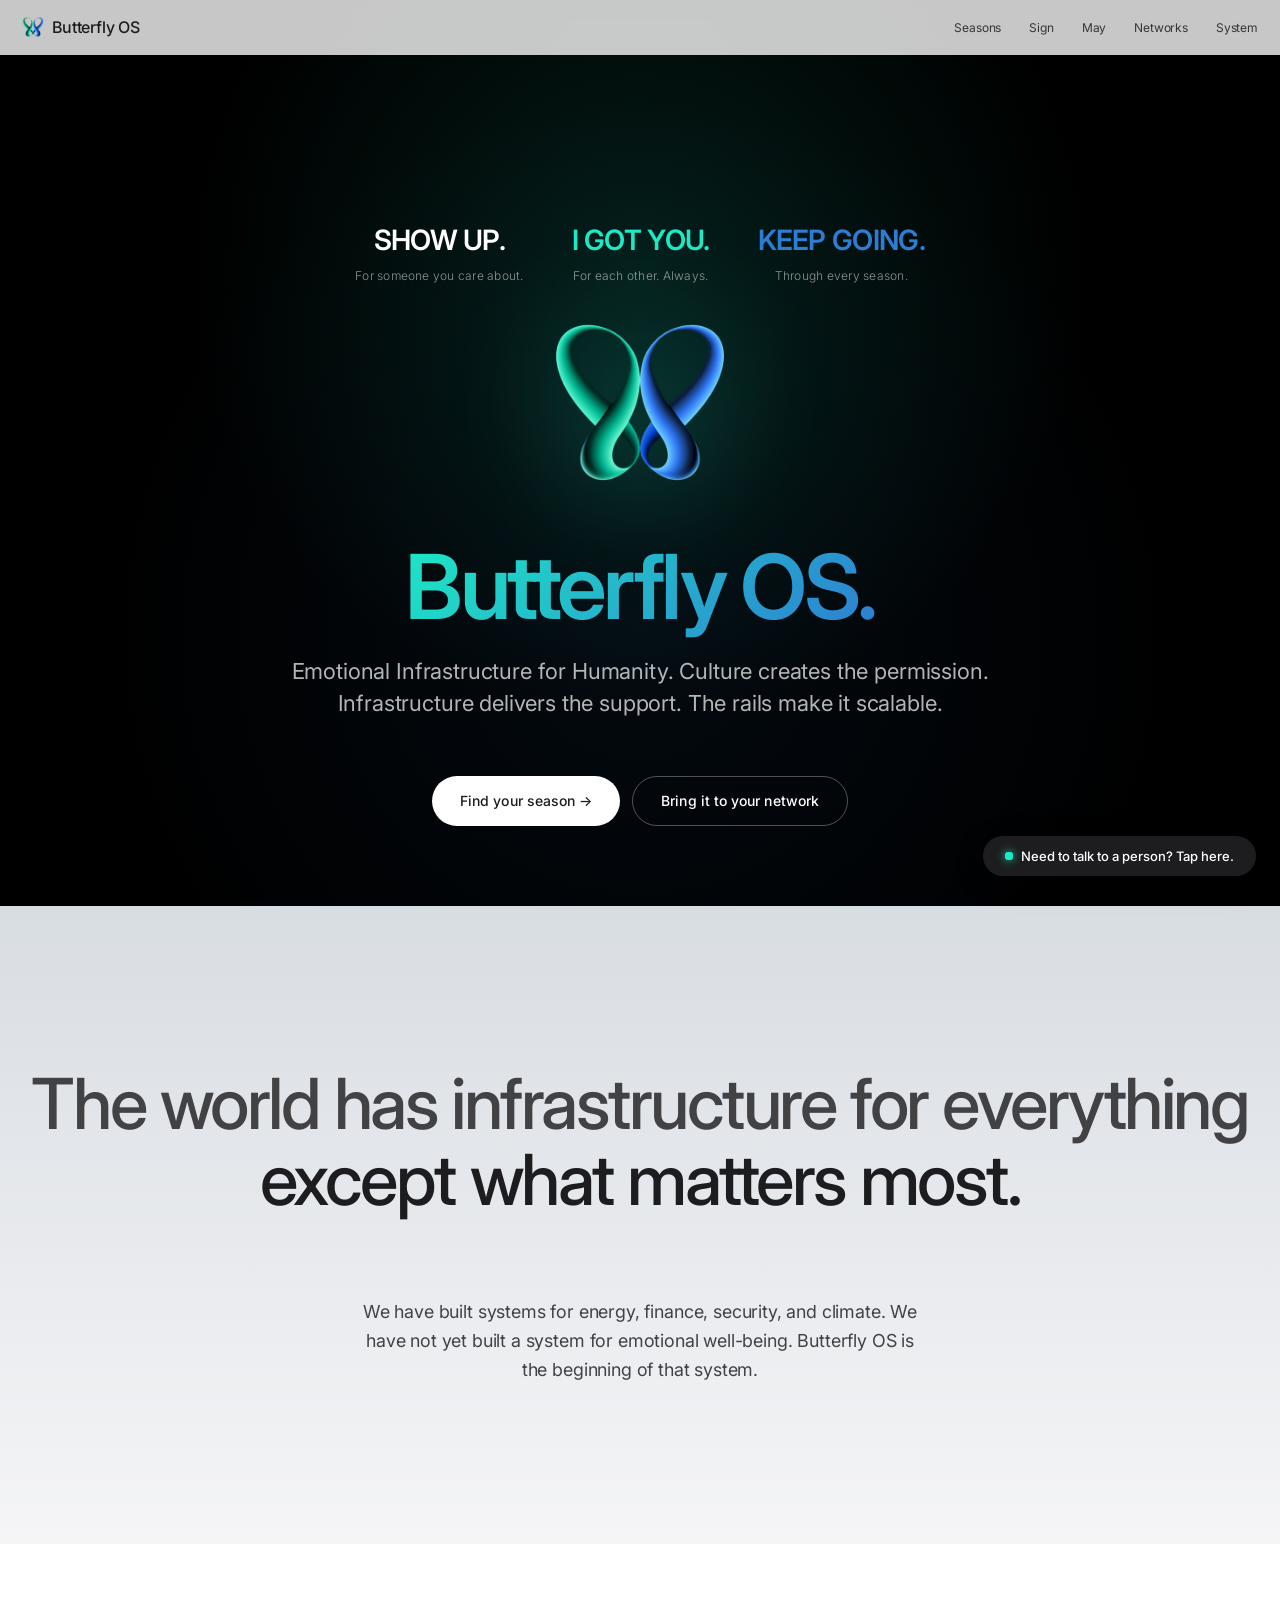
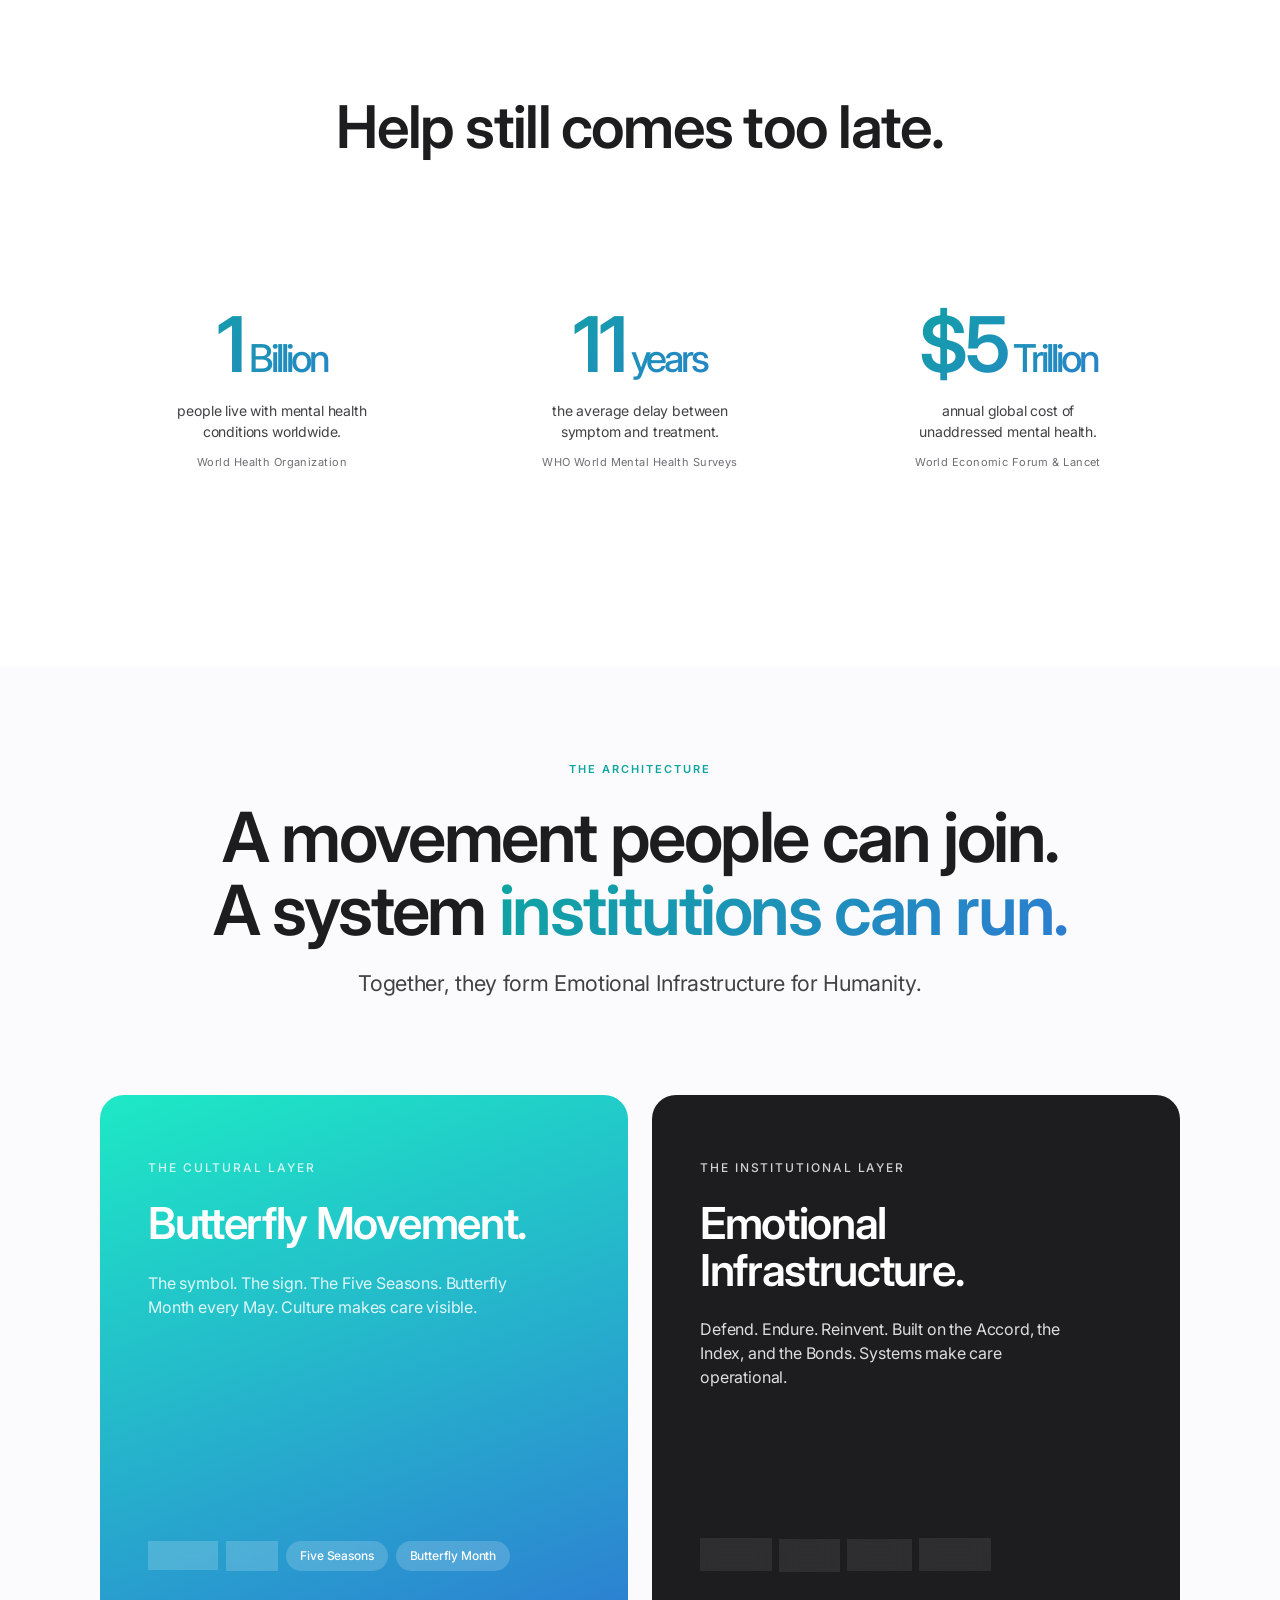
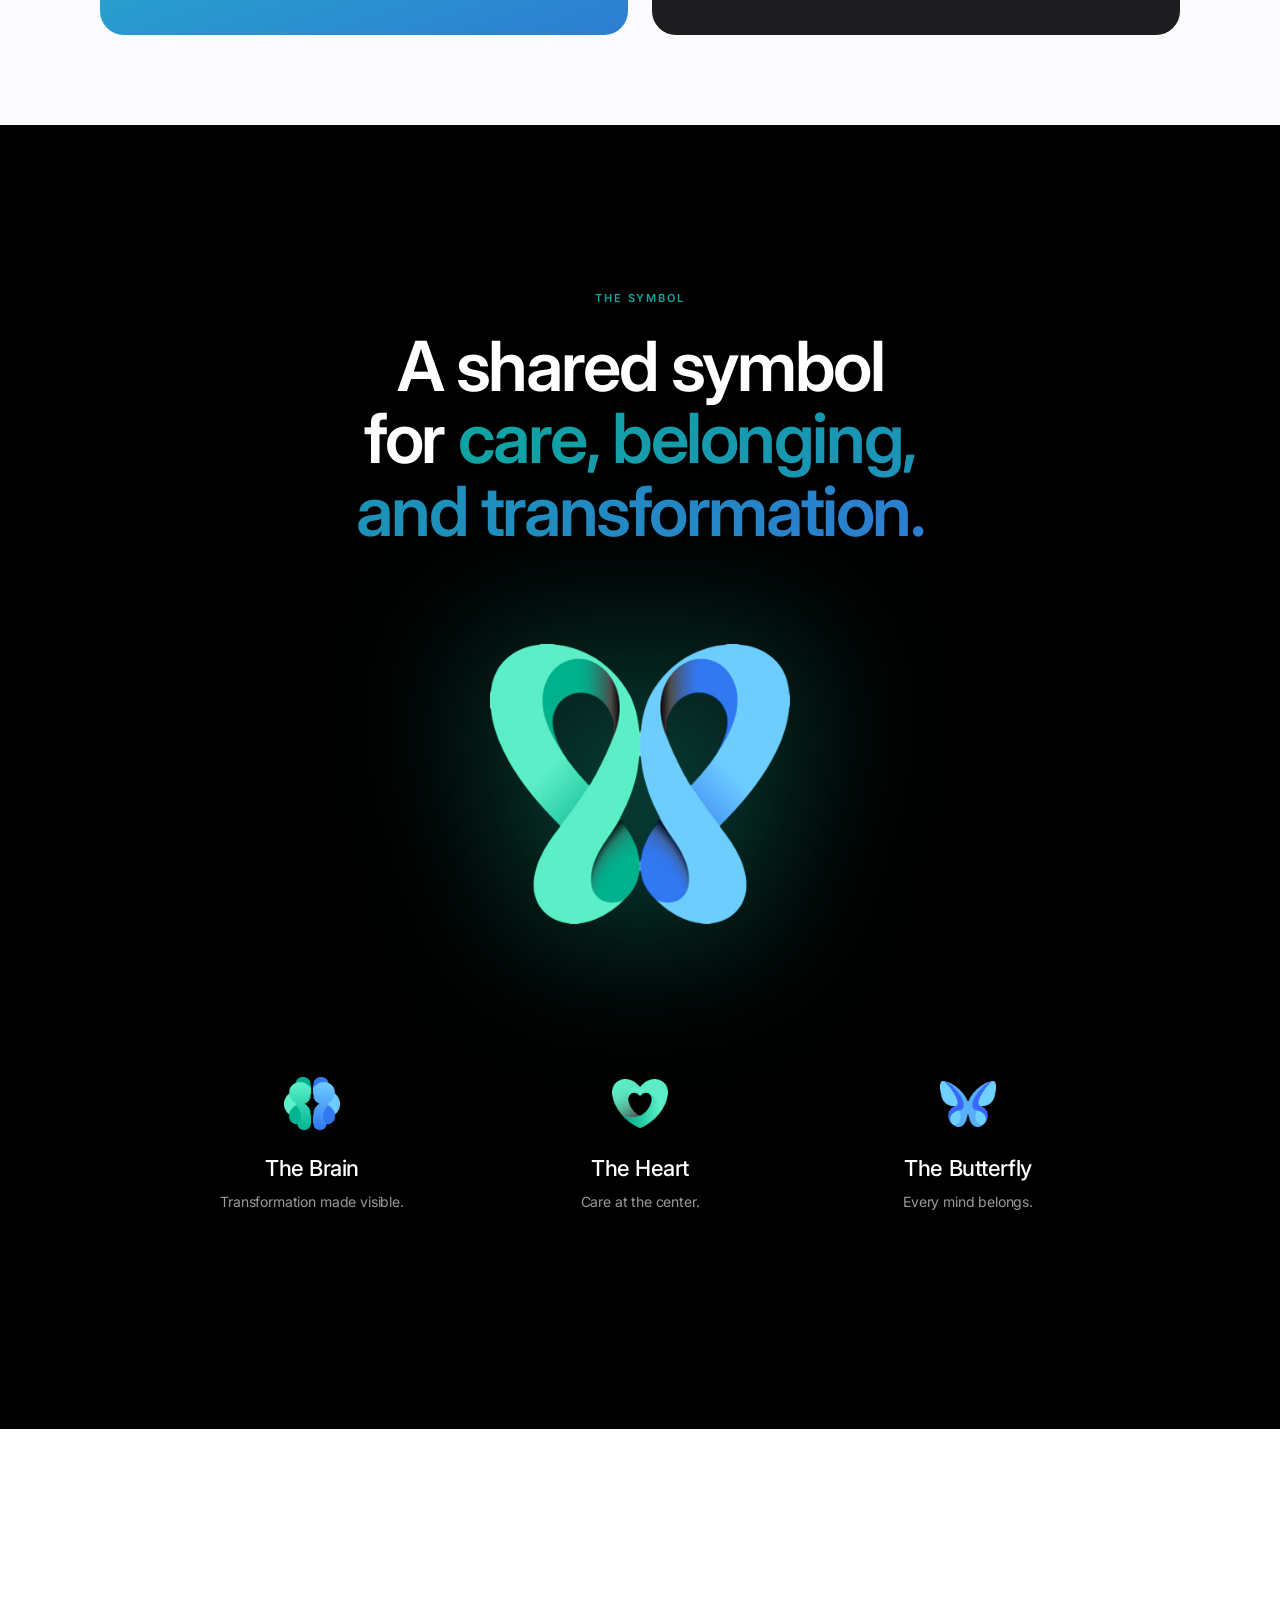
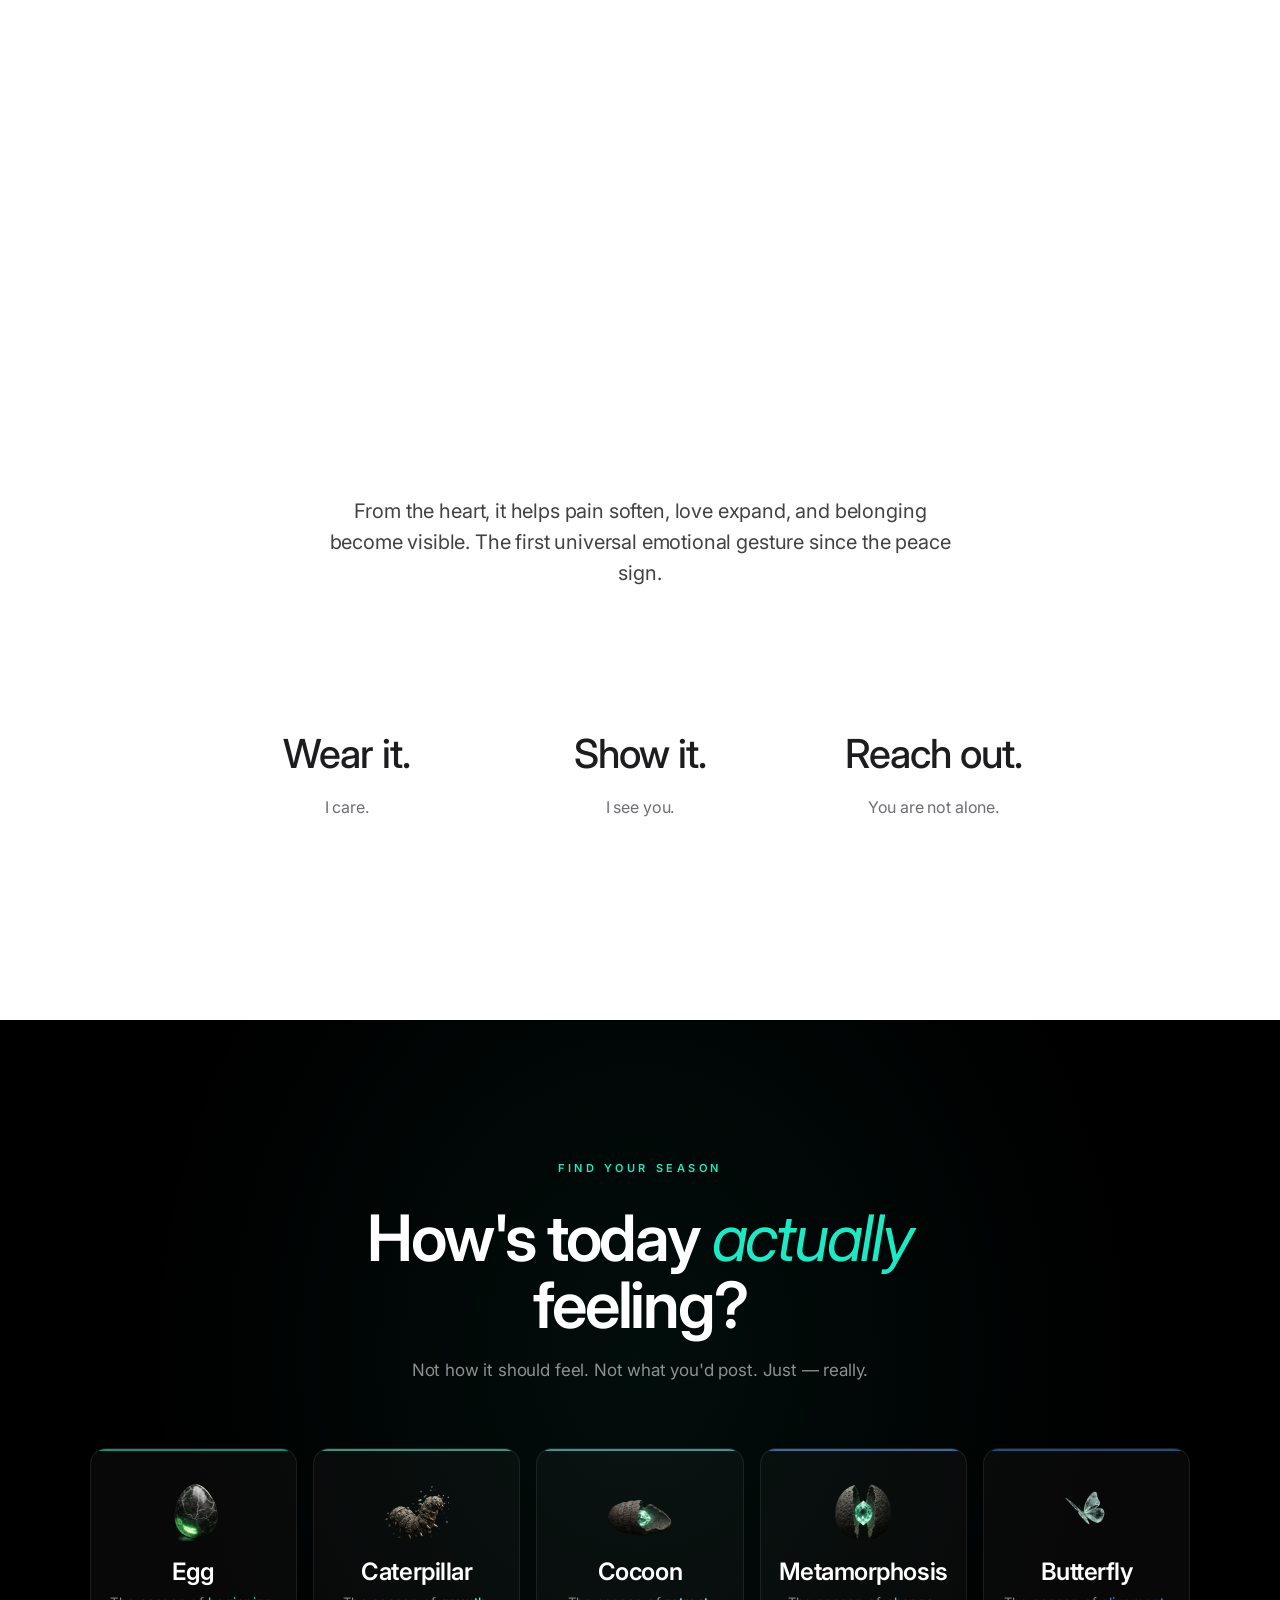
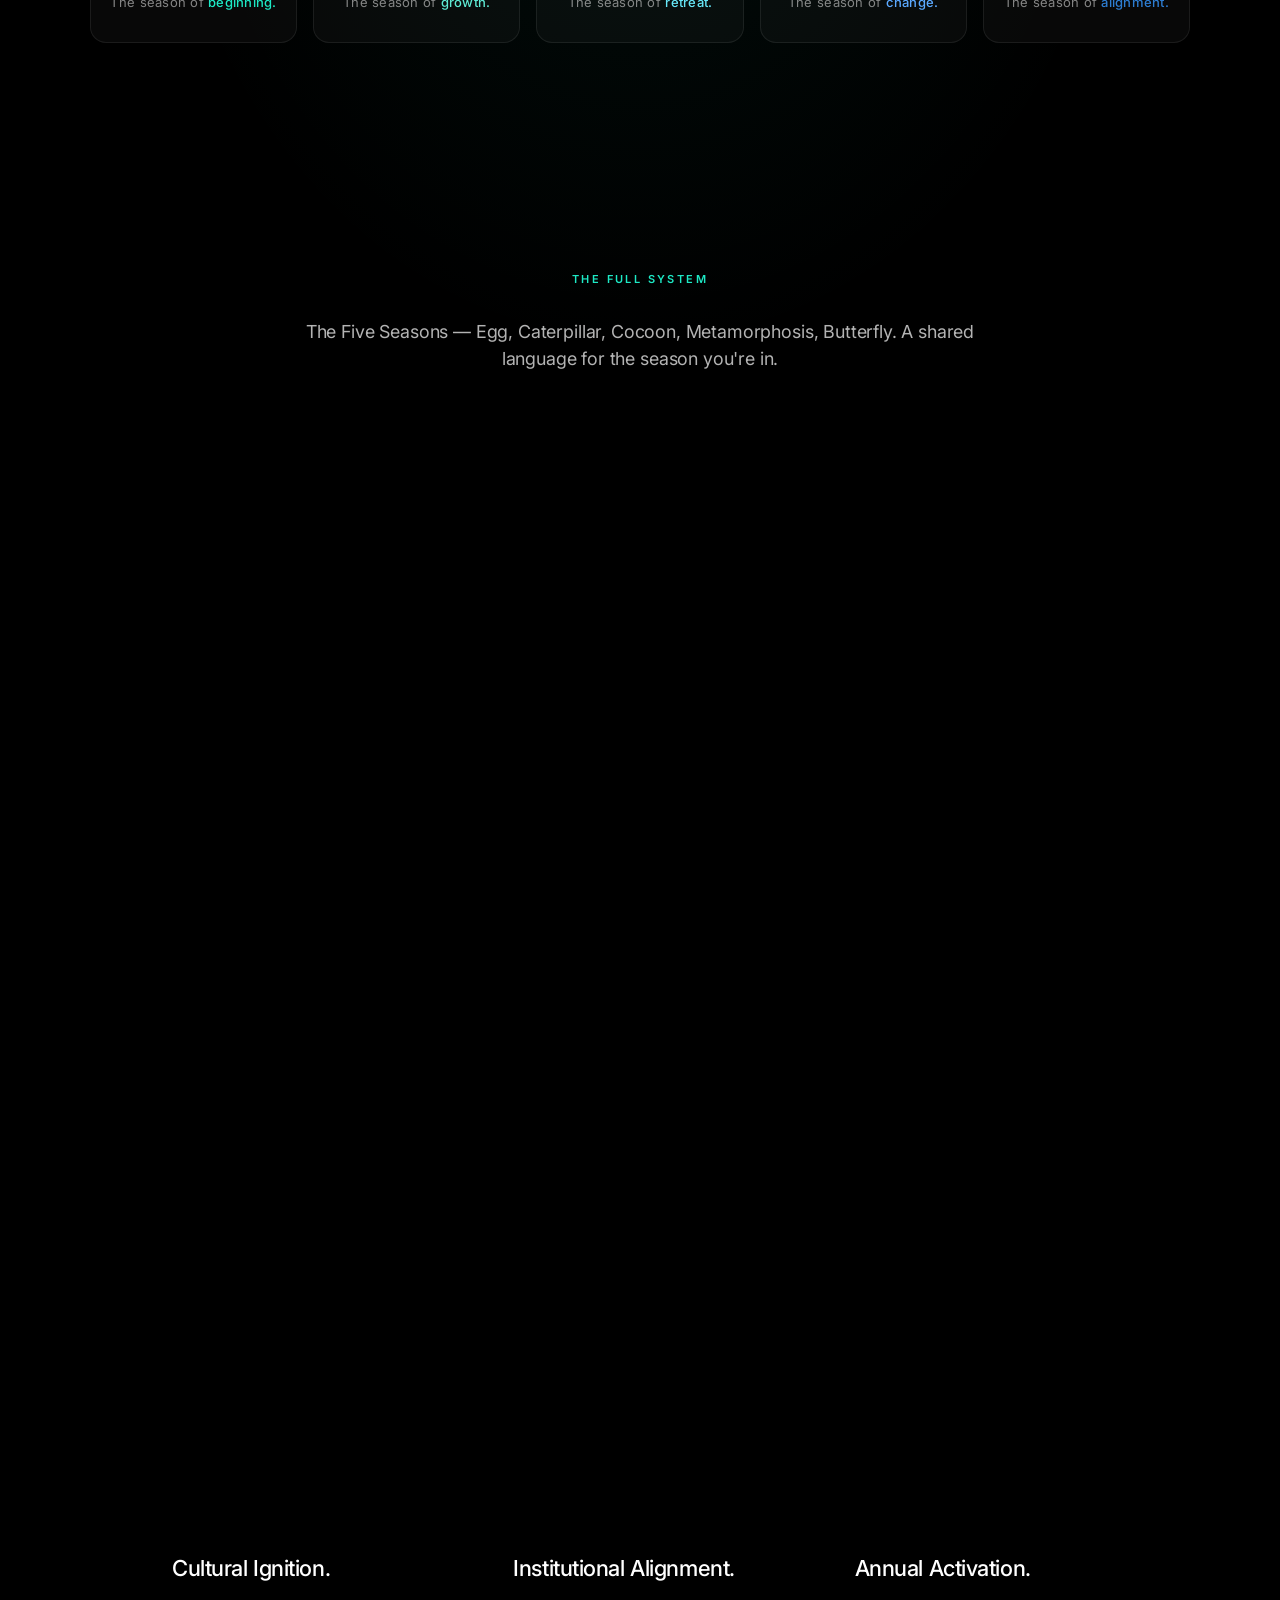
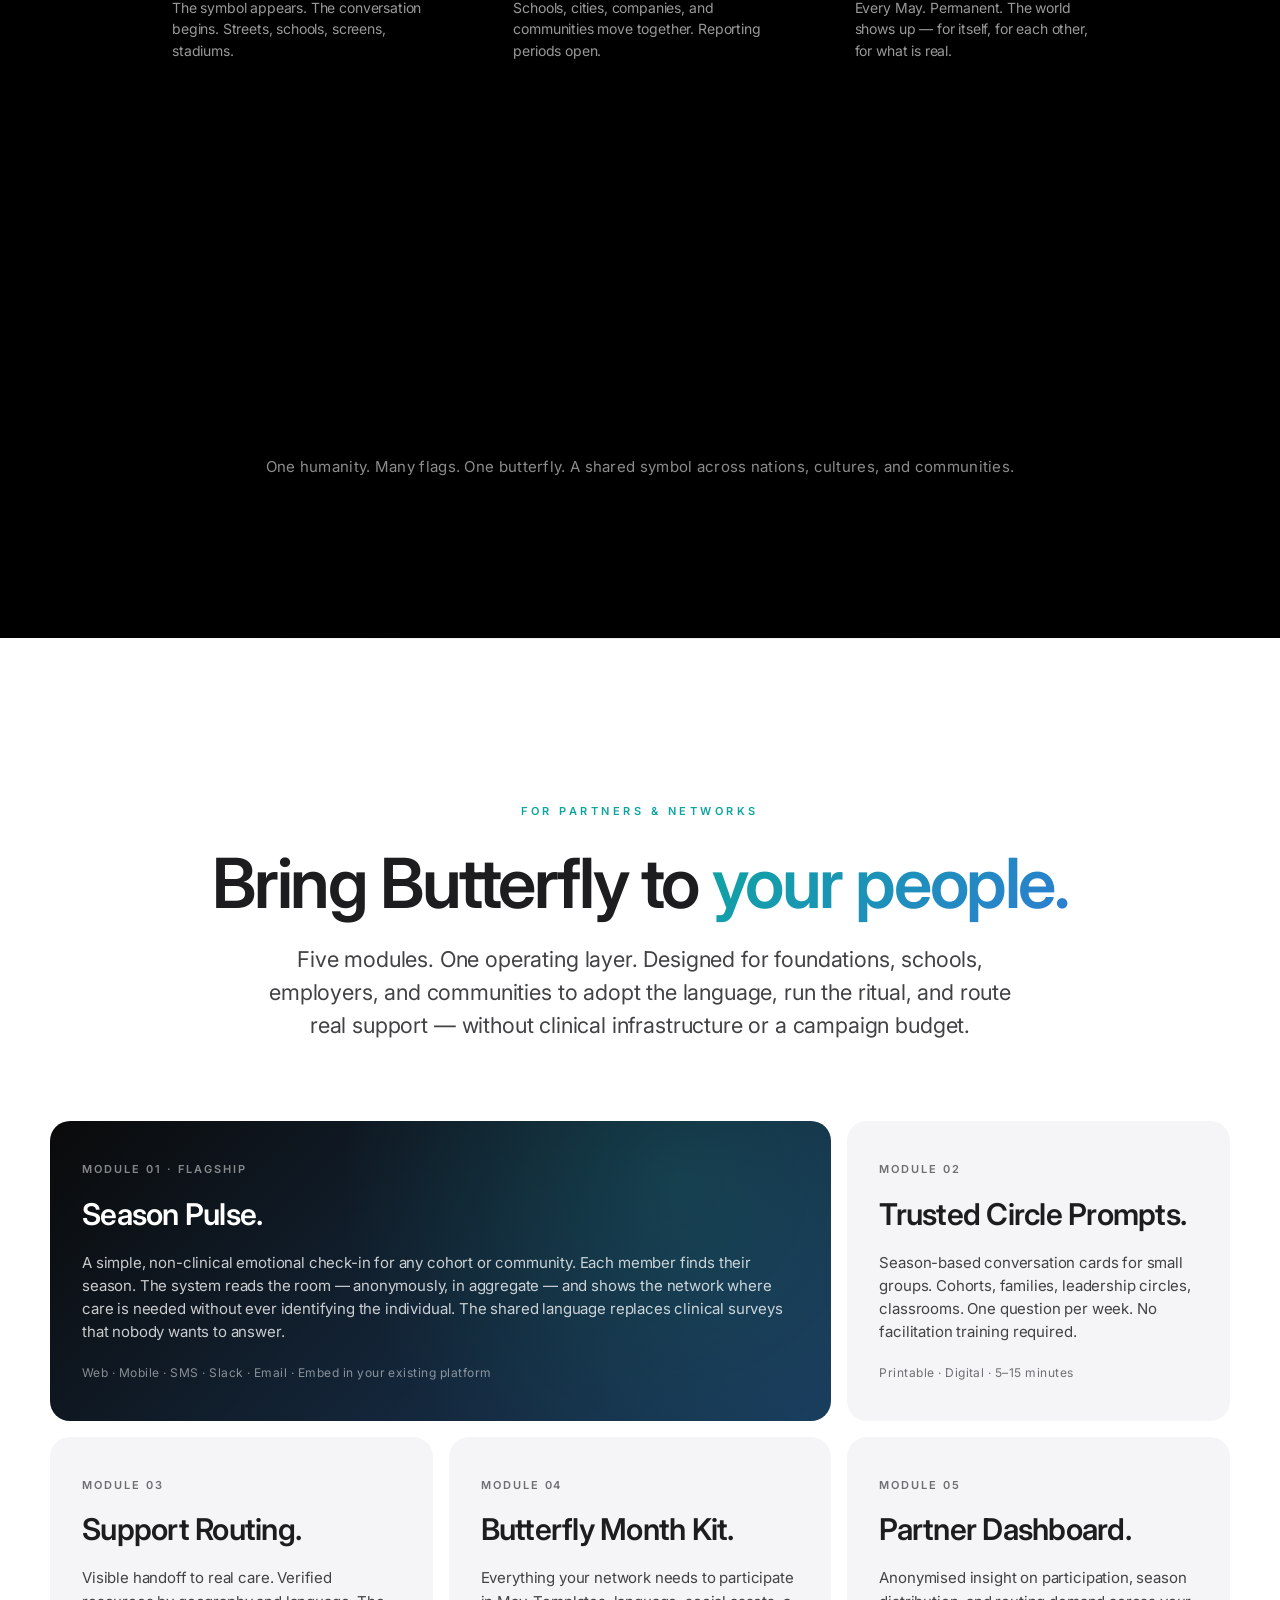
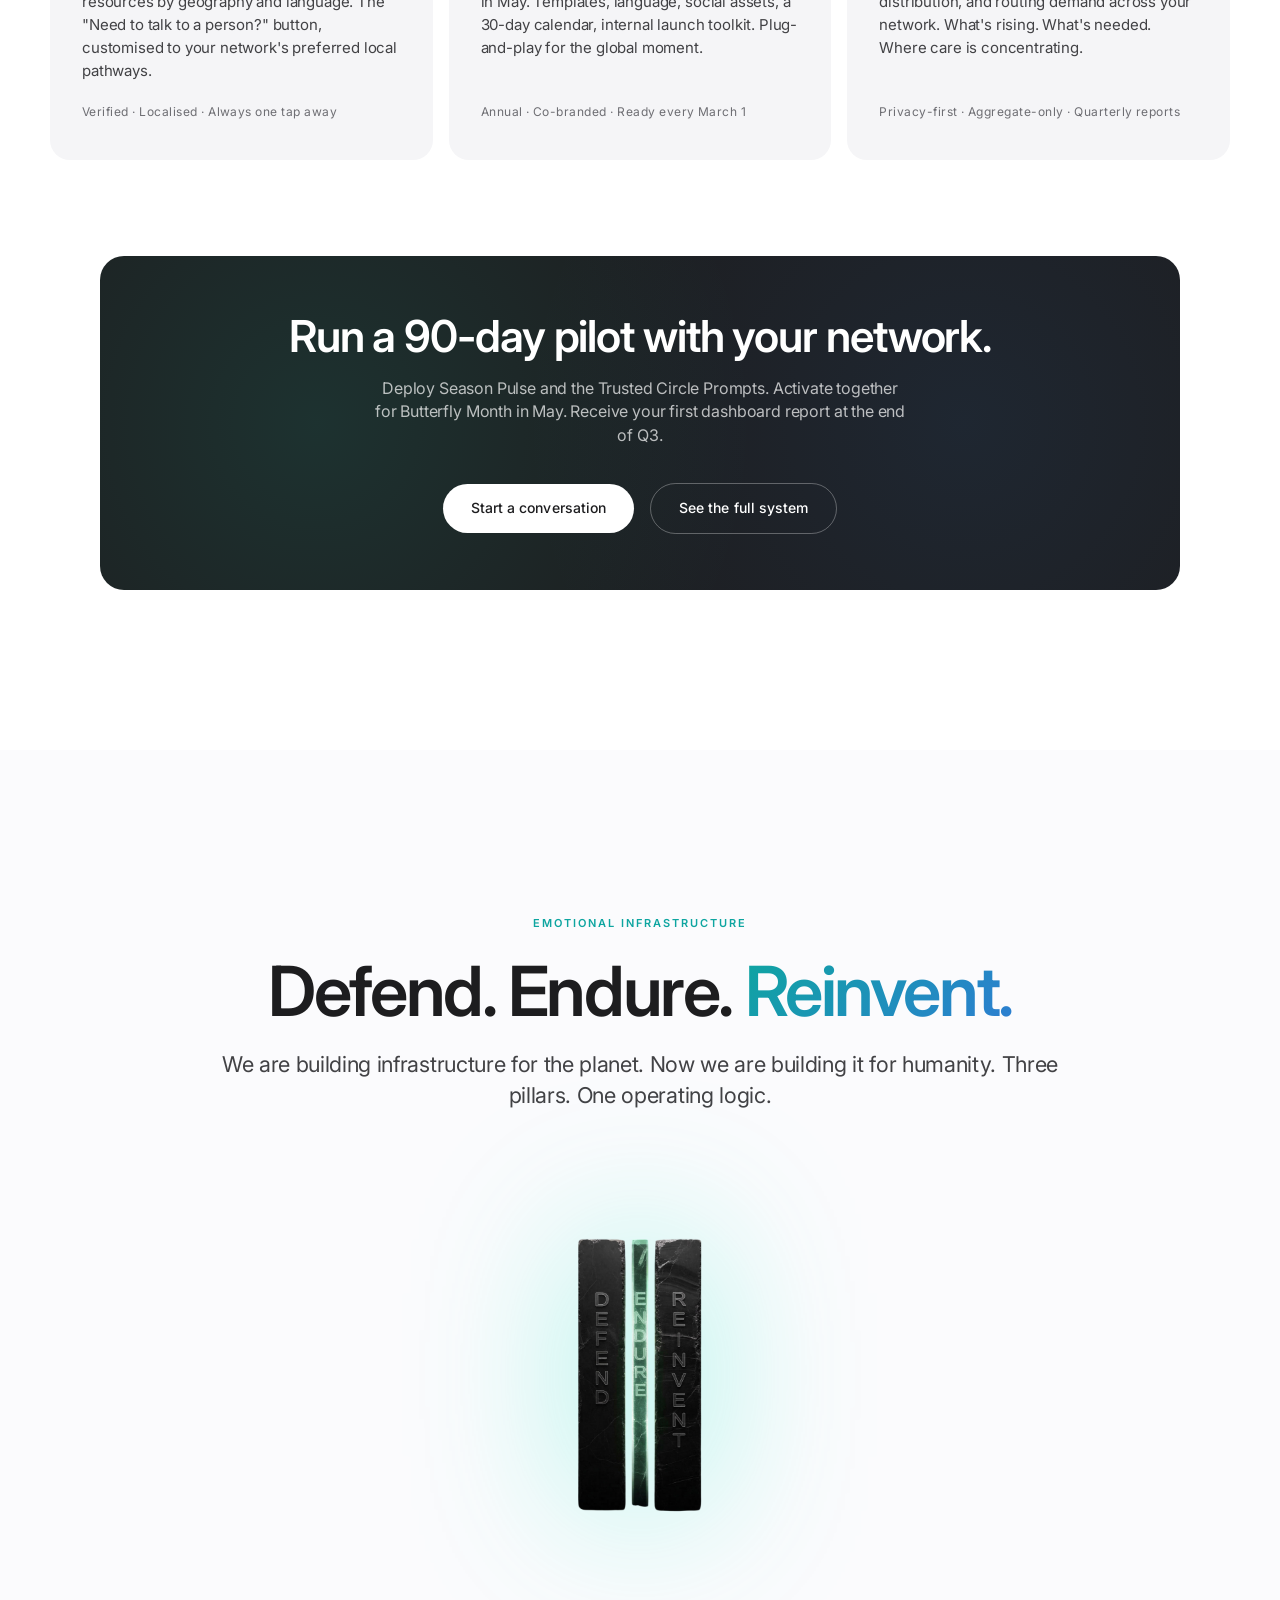
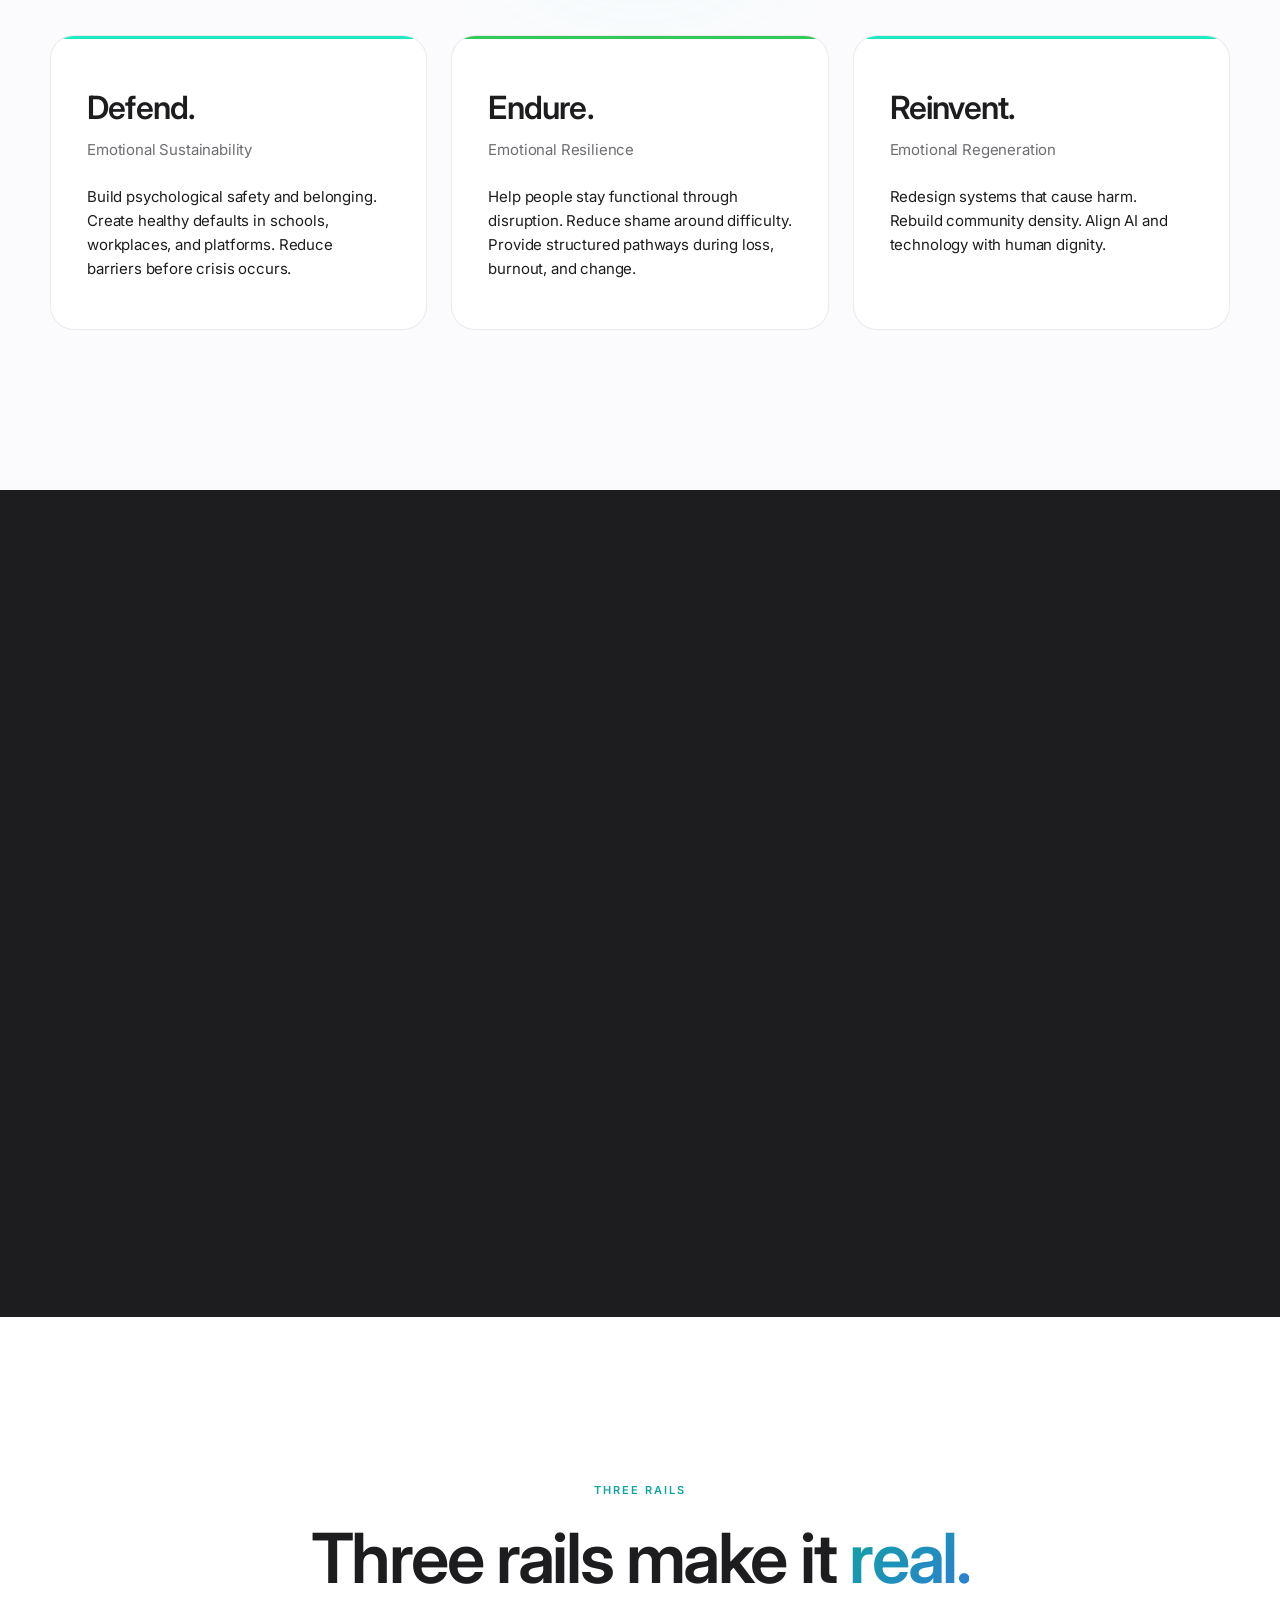
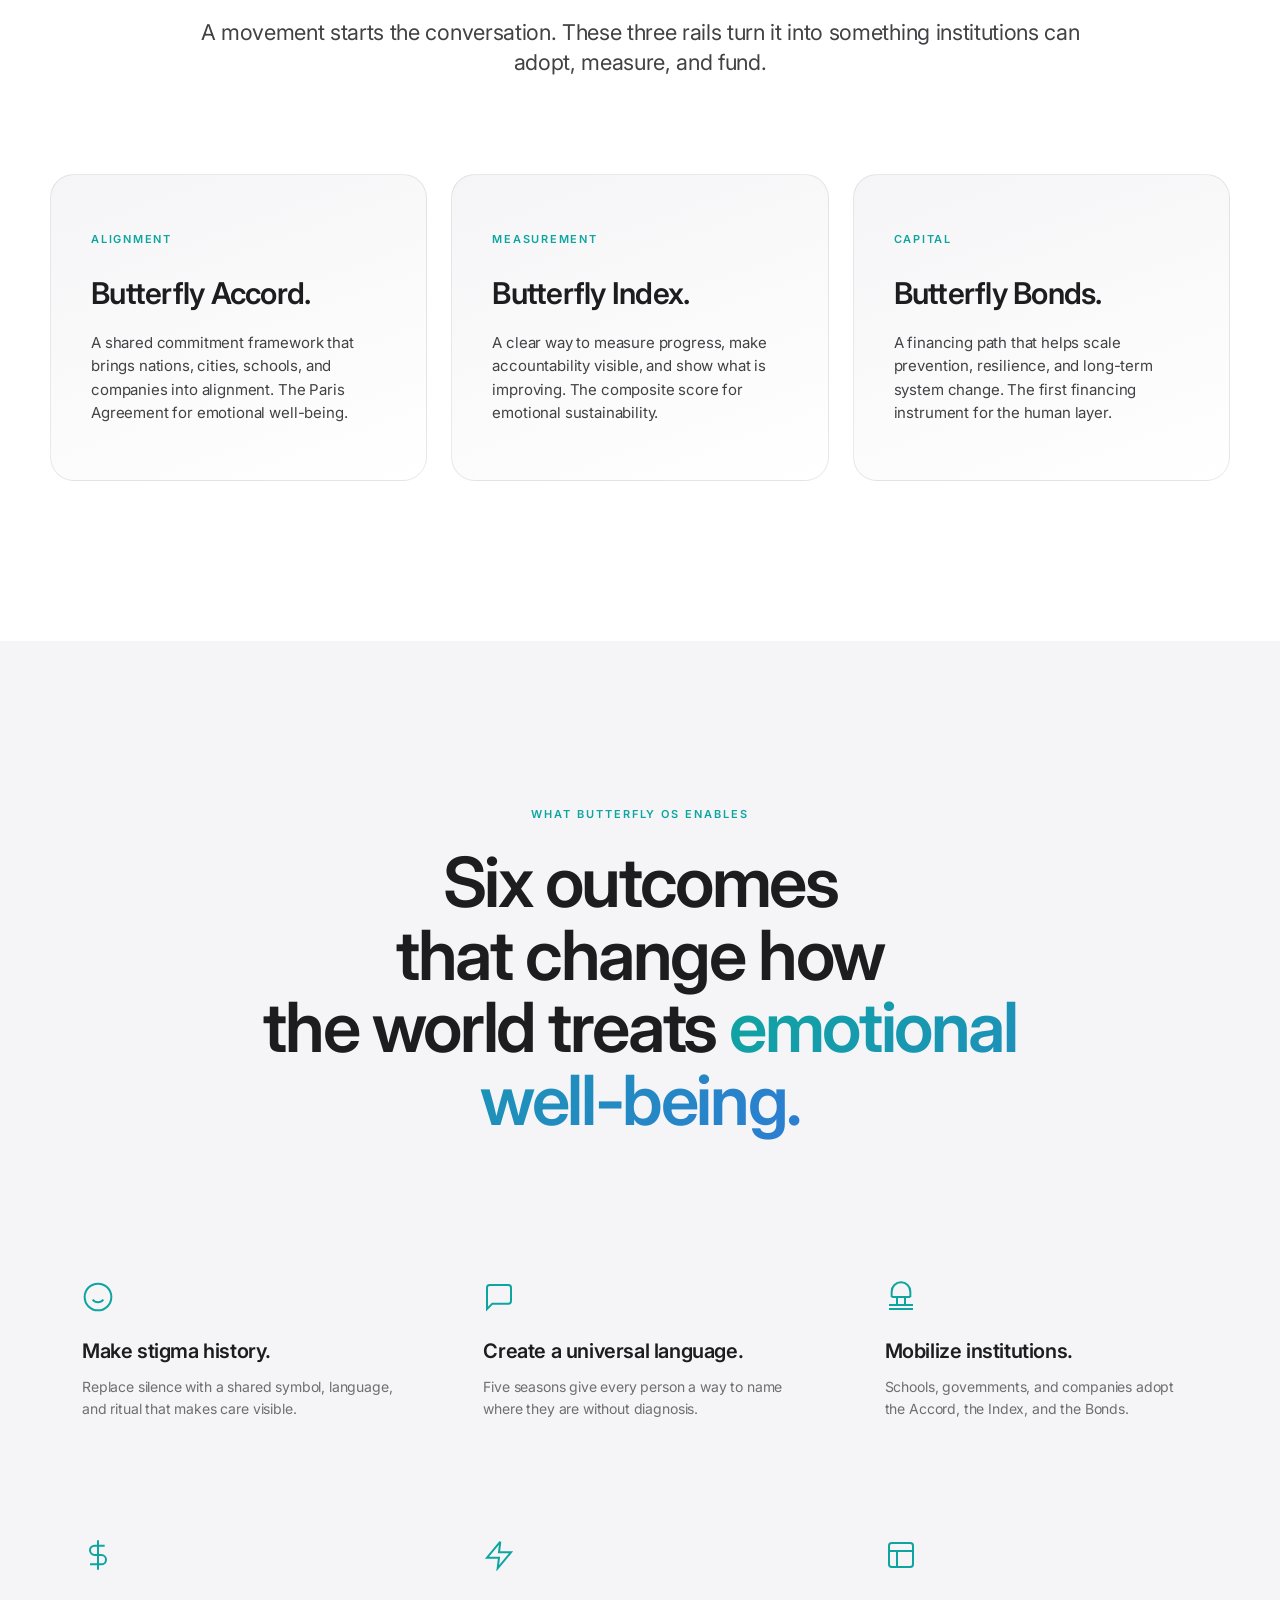
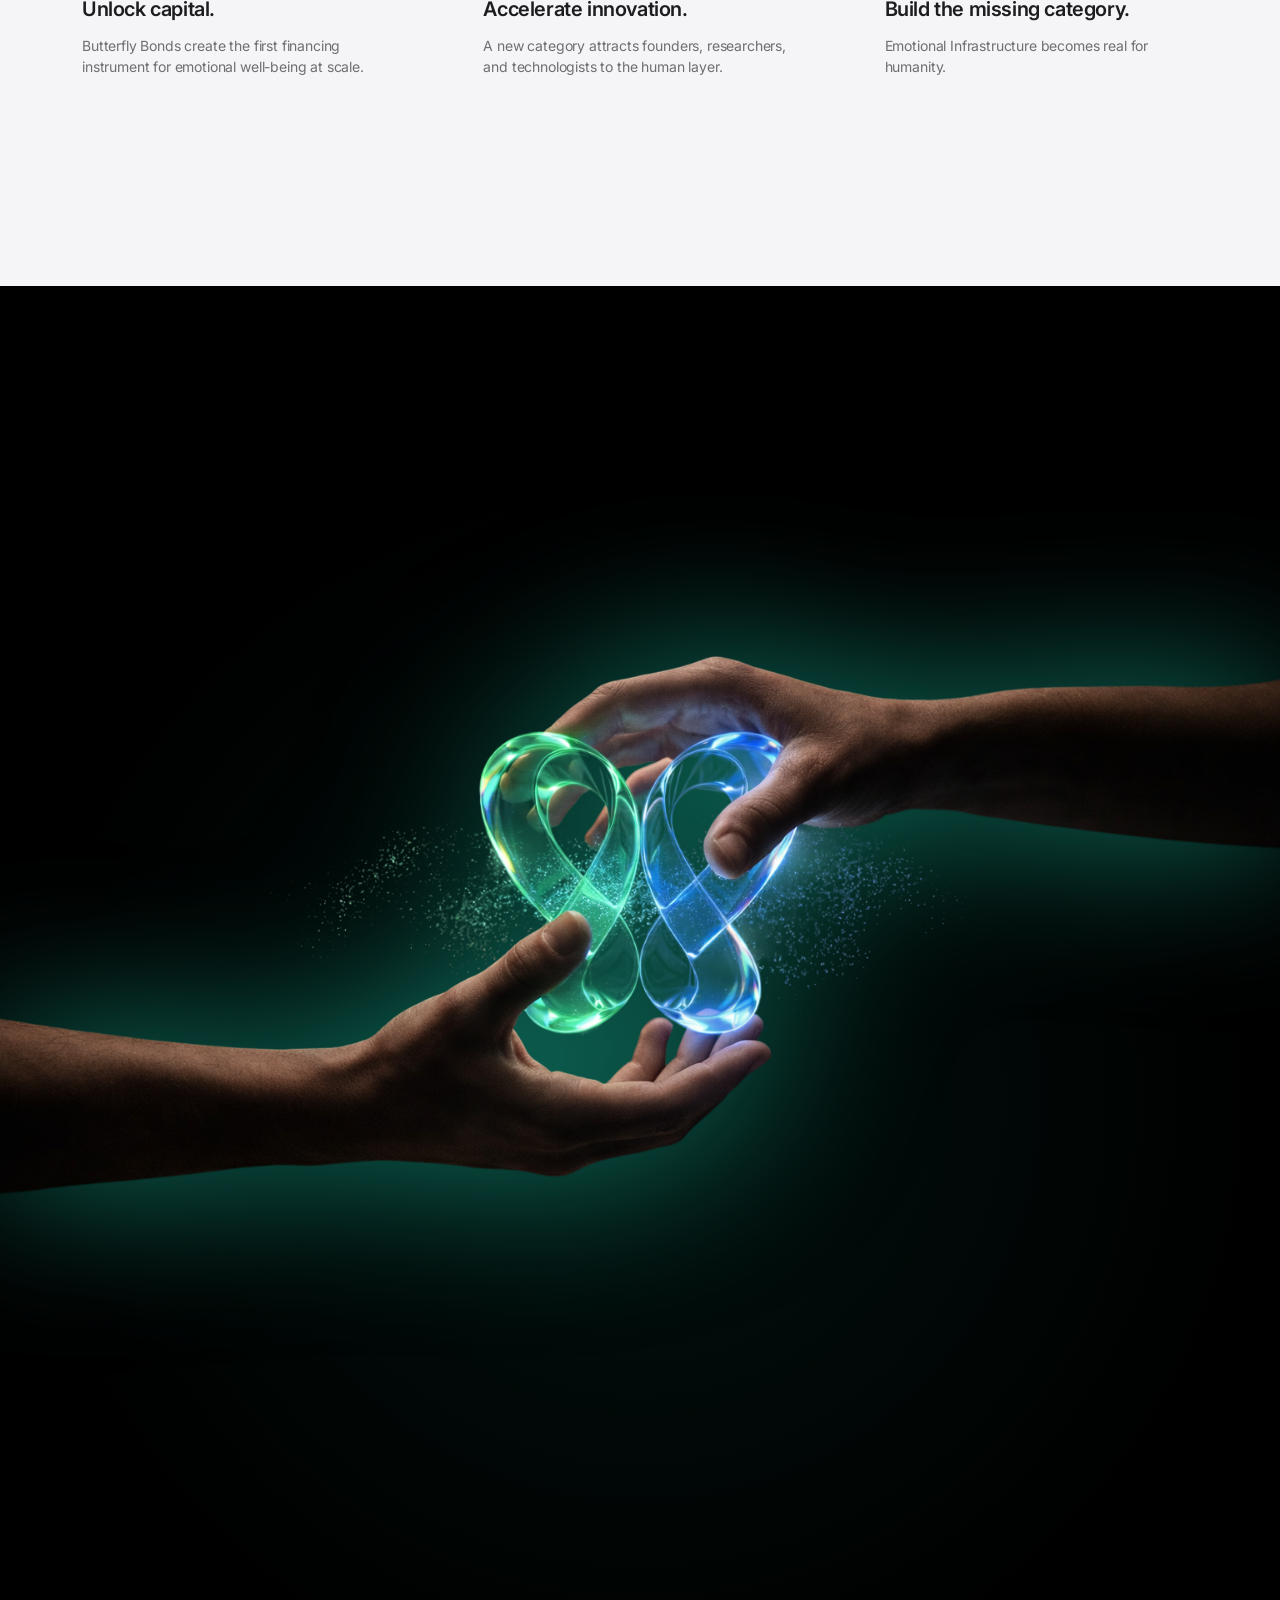
<file: butterfly-os.html>
<!DOCTYPE html>
<html lang="en">
<head>
<meta charset="UTF-8" />
<meta name="viewport" content="width=device-width, initial-scale=1.0" />
<title>Butterfly OS — Emotional Infrastructure for Humanity</title>
<meta name="description" content="Culture creates permission. Infrastructure delivers support. The rails make it scalable. A movement people can join. A system institutions can run." />
<link rel="preconnect" href="https://fonts.googleapis.com" />
<link rel="preconnect" href="https://fonts.gstatic.com" crossorigin />
<link href="https://fonts.googleapis.com/css2?family=Inter:wght@200;300;400;500;600;700&display=swap" rel="stylesheet" />
<link rel="stylesheet" href="butterfly-os.css" />
</head>
<body>

<!-- ═══════════════ NAV ═══════════════ -->
<nav>
  <div class="nav-inner">
    <div class="nav-mark">
      <img src="image.png" alt="Butterfly OS" />
      <span>Butterfly OS</span>
    </div>
    <ul class="nav-links">
      <li><a href="#seasons">Seasons</a></li>
      <li><a href="#sign">Sign</a></li>
      <li><a href="#month">May</a></li>
      <li><a href="#networks">Networks</a></li>
      <li><a href="#infrastructure">System</a></li>
    </ul>
  </div>
</nav>

<!-- ═══════════════ HERO ═══════════════ -->
<section class="hero">
  <div class="hero-inner">

    <div class="tri-stack reveal">
      <div class="tri-line">
        <div class="key w">SHOW UP.</div>
        <div class="sub">For someone you care about.</div>
      </div>
      <div class="tri-line">
        <div class="key t">I GOT YOU.</div>
        <div class="sub">For each other. Always.</div>
      </div>
      <div class="tri-line">
        <div class="key b">KEEP GOING.</div>
        <div class="sub">Through every season.</div>
      </div>
    </div>

    <!-- Luminous butterfly mark — twin-loop infinity -->
    <img src="image.png" alt="Butterfly OS" class="butterfly-mark reveal d1" />

    <h1 class="reveal d2">
      <span class="accent">Butterfly OS.</span>
    </h1>
    <p class="tagline reveal d3">Emotional Infrastructure for Humanity. Culture creates the permission. Infrastructure delivers the support. The rails make it scalable.</p>
    <div class="ctas reveal d4">
      <a href="#seasons" class="btn btn-primary">Find your season →</a>
      <a href="#networks" class="btn btn-ghost">Bring it to your network</a>
    </div>
  </div>
</section>

<!-- ═══════════════ PROBLEM STATEMENT ═══════════════ -->
<section class="problem-statement">
  <h2 class="reveal">
    The world has infrastructure for everything <span class="emphasis">except what matters most.</span>
  </h2>
  <p class="reveal d1">We have built systems for energy, finance, security, and climate. We have not yet built a system for emotional well-being. Butterfly OS is the beginning of that system.</p>
</section>

<!-- ═══════════════ STATS — Help still comes too late ═══════════════ -->
<section class="stats-section">
  <div class="stats-head reveal">
    <h2>Help still comes too late.</h2>
  </div>
  <div class="stats-grid">
    <div class="stat reveal">
      <div class="num">1<span style="font-size:0.5em; font-weight:500;"> Billion</span></div>
      <div class="label">people live with mental health conditions worldwide.</div>
      <div class="src">World Health Organization</div>
    </div>
    <div class="stat reveal d1">
      <div class="num">11<span style="font-size:0.5em; font-weight:500;"> years</span></div>
      <div class="label">the average delay between symptom and treatment.</div>
      <div class="src">WHO World Mental Health Surveys</div>
    </div>
    <div class="stat reveal d2">
      <div class="num">$5<span style="font-size:0.5em; font-weight:500;"> Trillion</span></div>
      <div class="label">annual global cost of unaddressed mental health.</div>
      <div class="src">World Economic Forum &amp; Lancet</div>
    </div>
  </div>
</section>

<!-- ═══════════════ TWO LAYERS ═══════════════ -->
<section id="movement" class="tight" style="background: var(--paper-soft);">
  <div class="head">
    <div class="eyebrow reveal">The architecture</div>
    <h2 class="reveal d1">A movement people can join. <br/>A system <span class="accent">institutions can run.</span></h2>
    <p class="lede reveal d2">Together, they form Emotional Infrastructure for Humanity.</p>
  </div>
  <div class="two-layer">
    <div class="layer-card cultural reveal">
      <div>
        <div class="layer-eyebrow">The Cultural Layer</div>
        <h3>Butterfly Movement.</h3>
        <p>The symbol. The sign. The Five Seasons. Butterfly Month every May. Culture makes care visible.</p>
      </div>
      <div class="layer-tags">
        <span class="tag">Symbol</span>
        <span class="tag">Sign</span>
        <span class="tag">Five Seasons</span>
        <span class="tag">Butterfly Month</span>
      </div>
    </div>
    <div class="layer-card institutional reveal d1">
      <div>
        <div class="layer-eyebrow">The Institutional Layer</div>
        <h3>Emotional Infrastructure.</h3>
        <p>Defend. Endure. Reinvent. Built on the Accord, the Index, and the Bonds. Systems make care operational.</p>
      </div>
      <div class="layer-tags">
        <span class="tag">Accord</span>
        <span class="tag">Index</span>
        <span class="tag">Bonds</span>
        <span class="tag">Routing</span>
      </div>
    </div>
  </div>
</section>

<!-- ═══════════════ THE SYMBOL ═══════════════ -->
<section id="symbol" class="symbol-section">
  <div class="head">
    <div class="eyebrow reveal">The Symbol</div>
    <h2 class="reveal d1">A shared symbol for <span class="accent">care, belonging, and transformation.</span></h2>
  </div>

  <!-- Large luminous butterfly -->
  <img src="the-symbol.png" alt="The Symbol" class="symbol-stage reveal d1" />

  <div class="symbol-meanings">
    <div class="meaning reveal">
      <img src="the-brain.png" alt="The Brain" class="meaning-icon" />
      <h4>The Brain</h4>
      <p>Transformation made visible.</p>
    </div>
    <div class="meaning reveal d1">
      <img src="the-heart.png" alt="The Heart" class="meaning-icon" />
      <h4>The Heart</h4>
      <p>Care at the center.</p>
    </div>
    <div class="meaning reveal d2">
      <img src="the-butterfly.png" alt="The Butterfly" class="meaning-icon" />
      <h4>The Butterfly</h4>
      <p>Every mind belongs.</p>
    </div>
  </div>
</section>

<!-- ═══════════════ THE SIGN ═══════════════ -->
<section id="sign" class="sign-section">
  <!-- Hands forming wings -->
  <img src="the-sign.png" alt="The Sign" class="sign-graphic reveal" />
  <div class="eyebrow reveal" style="margin-bottom: 18px;">The Sign</div>
  <h2 class="reveal d1">A simple gesture.<br/>A shared human language.</h2>
  <p class="sign-lede reveal d2">From the heart, it helps pain soften, love expand, and belonging become visible. The first universal emotional gesture since the peace sign.</p>

  <div class="sign-triplet">
    <div class="sign-mvmt reveal">
      <div class="verb">Wear it.</div>
      <div class="meaning-line">I care.</div>
    </div>
    <div class="sign-mvmt reveal d1">
      <div class="verb">Show it.</div>
      <div class="meaning-line">I see you.</div>
    </div>
    <div class="sign-mvmt reveal d2">
      <div class="verb">Reach out.</div>
      <div class="meaning-line">You are not alone.</div>
    </div>
  </div>
</section>

<!-- ═══════════════ THE FIVE SEASONS — CENTERPIECE ═══════════════ -->
<section id="seasons" class="seasons-section">
  <div class="seasons-inner">

    <!-- THE PROMPT — locked product doorway language -->
    <div class="season-prompt">
      <div class="prompt-eyebrow reveal">FIND YOUR SEASON</div>
      <h3 class="reveal d1">How's today <em>actually</em> feeling?</h3>
      <p class="reveal d2">Not how it should feel. Not what you'd post. Just&nbsp;— really.</p>
    </div>

    <!-- INTERACTIVE BUTTON ROW — canonical names -->
    <div class="seasons-buttons">
      <button class="season-btn s1 reveal" data-season="1" aria-label="Open Egg — the season of beginning">
        <img src="egg.png" alt="Egg" class="season-icon" />
        <div class="btn-name">Egg</div>
        <div class="btn-of">The season of <span class="accent">beginning.</span></div>
      </button>
      <button class="season-btn s2 reveal d1" data-season="2" aria-label="Open Caterpillar — the season of growth">
        <img src="caterpillar.png" alt="Caterpillar" class="season-icon" />
        <div class="btn-name">Caterpillar</div>
        <div class="btn-of">The season of <span class="accent">growth.</span></div>
      </button>
      <button class="season-btn s3 reveal d2" data-season="3" aria-label="Open Cocoon — the season of retreat">
        <img src="cocoon.png" alt="Cocoon" class="season-icon" />
        <div class="btn-name">Cocoon</div>
        <div class="btn-of">The season of <span class="accent">retreat.</span></div>
      </button>
      <button class="season-btn s4 reveal d3" data-season="4" aria-label="Open Metamorphosis — the season of change">
        <img src="metamorphosis.png" alt="Metamorphosis" class="season-icon" />
        <div class="btn-name">Metamorphosis</div>
        <div class="btn-of">The season of <span class="accent">change.</span></div>
      </button>
      <button class="season-btn s5 reveal d4" data-season="5" aria-label="Open Butterfly — the season of alignment">
        <img src="butterfly.png" alt="Butterfly" class="season-icon" />
        <div class="btn-name">Butterfly</div>
        <div class="btn-of">The season of <span class="accent">alignment.</span></div>
      </button>
    </div>

    <!-- DETAIL PANEL — opens when a season is clicked -->
    <div id="seasonDetail" class="season-detail">
      <div class="det-eyebrow" id="detEyebrow"></div>
      <h3 id="detTitle"></h3>
      <div class="det-sub" id="detSub"></div>
      <div class="det-body" id="detBody"></div>
      <div class="det-row">
        <div class="lbl">What may help</div>
        <div class="val" id="detHelp"></div>
      </div>
      <div class="det-row">
        <div class="lbl">A way to say it</div>
        <div class="val" id="detSay"></div>
      </div>
      <div class="det-row">
        <div class="lbl">If it's heavy</div>
        <div class="val" id="detHeavy"></div>
      </div>
    </div>

    <!-- KEYNOTE IMAGE — all five seasons together with names and locked language -->
    <div class="seasons-keynote-wrap">
      <div class="keynote-eyebrow reveal">The full system</div>
      <p class="seasons-keynote-caption reveal d1">The Five Seasons — Egg, Caterpillar, Cocoon, Metamorphosis, Butterfly. A shared language for the season you're in.</p>
    </div>

  </div>
</section>


<!-- ═══════════════ BUTTERFLY MONTH ═══════════════ -->
<section id="month" class="month-section">

  <!-- Month dial — May illuminated -->
  <div class="month-dial-wrap reveal">
    <img src="butterfly-month.png" alt="Butterfly Month" class="month-dial-svg" />
  </div>

  <h2 class="reveal d1">Butterfly Month.</h2>
  <p class="one-line reveal d2">One symbol. One language. One month.</p>
  <p class="every-may reveal d3">Every May, the world shares one visible moment for emotional well-being.</p>

  <div class="month-pillars">
    <div class="month-pillar reveal">
      <h4>Cultural Ignition.</h4>
      <p>The symbol appears. The conversation begins. Streets, schools, screens, stadiums.</p>
    </div>
    <div class="month-pillar reveal d1">
      <h4>Institutional Alignment.</h4>
      <p>Schools, cities, companies, and communities move together. Reporting periods open.</p>
    </div>
    <div class="month-pillar reveal d2">
      <h4>Annual Activation.</h4>
      <p>Every May. Permanent. The world shows up — for itself, for each other, for what is real.</p>
    </div>
  </div>
</section>

<!-- ═══════════════ ONE HUMANITY · MANY FLAGS · ONE BUTTERFLY ═══════════════ -->
<section class="flags-section">
  <p class="flag-sub reveal">One humanity. Many flags. One butterfly. A shared symbol across nations, cultures, and communities.</p>
</section>

<!-- ═══════════════ BRING IT TO YOUR NETWORK — PARTNER ADOPTION LAYER ═══════════════ -->
<section id="networks" class="networks-section">
  <div class="networks-head">
    <div class="networks-eyebrow reveal">FOR PARTNERS &amp; NETWORKS</div>
    <h2 class="reveal d1">Bring Butterfly to <span class="accent">your people.</span></h2>
    <p class="reveal d2">Five modules. One operating layer. Designed for foundations, schools, employers, and communities to adopt the language, run the ritual, and route real support — without clinical infrastructure or a campaign budget.</p>
  </div>

  <div class="modules-grid">

    <!-- Feature module: Season Pulse -->
    <div class="module-card feature reveal">
      <div class="mod-num">MODULE 01 · FLAGSHIP</div>
      <h3>Season Pulse.</h3>
      <p>A simple, non-clinical emotional check-in for any cohort or community. Each member finds their season. The system reads the room — anonymously, in aggregate — and shows the network where care is needed without ever identifying the individual. The shared language replaces clinical surveys that nobody wants to answer.</p>
      <div class="mod-meta">Web · Mobile · SMS · Slack · Email · Embed in your existing platform</div>
    </div>

    <!-- Module 02: Trusted Circle Prompts -->
    <div class="module-card reveal d1">
      <div class="mod-num">MODULE 02</div>
      <h3>Trusted Circle Prompts.</h3>
      <p>Season-based conversation cards for small groups. Cohorts, families, leadership circles, classrooms. One question per week. No facilitation training required.</p>
      <div class="mod-meta">Printable · Digital · 5–15 minutes</div>
    </div>

    <!-- Module 03: Support Routing -->
    <div class="module-card reveal d2">
      <div class="mod-num">MODULE 03</div>
      <h3>Support Routing.</h3>
      <p>Visible handoff to real care. Verified resources by geography and language. The "Need to talk to a person?" button, customised to your network's preferred local pathways.</p>
      <div class="mod-meta">Verified · Localised · Always one tap away</div>
    </div>

    <!-- Module 04: Butterfly Month Activation Kit -->
    <div class="module-card reveal">
      <div class="mod-num">MODULE 04</div>
      <h3>Butterfly Month Kit.</h3>
      <p>Everything your network needs to participate in May. Templates, language, social assets, a 30-day calendar, internal launch toolkit. Plug-and-play for the global moment.</p>
      <div class="mod-meta">Annual · Co-branded · Ready every March 1</div>
    </div>

    <!-- Module 05: Partner Dashboard -->
    <div class="module-card reveal d1">
      <div class="mod-num">MODULE 05</div>
      <h3>Partner Dashboard.</h3>
      <p>Anonymised insight on participation, season distribution, and routing demand across your network. What's rising. What's needed. Where care is concentrating.</p>
      <div class="mod-meta">Privacy-first · Aggregate-only · Quarterly reports</div>
    </div>

  </div>

  <!-- Partner CTA -->
  <div class="partner-cta reveal">
    <h3>Run a 90-day pilot with your network.</h3>
    <p>Deploy Season Pulse and the Trusted Circle Prompts. Activate together for Butterfly Month in May. Receive your first dashboard report at the end of Q3.</p>
    <a href="#contact" class="btn btn-primary">Start a conversation</a>
    <a href="#system" class="btn btn-ghost">See the full system</a>
  </div>
</section>

<!-- ═══════════════ EMOTIONAL INFRASTRUCTURE ═══════════════ -->
<section id="infrastructure" class="infra-section">
  <a id="system"></a>
  <div class="head">
    <div class="eyebrow reveal">Emotional Infrastructure</div>
    <h2 class="reveal d1">Defend. Endure. <span class="accent">Reinvent.</span></h2>
    <p class="lede reveal d2">We are building infrastructure for the planet. Now we are building it for humanity. Three pillars. One operating logic.</p>
  </div>
  <img src="emotional-infrastructure.png" alt="Emotional Infrastructure" class="infra-hero-img reveal" />
  <div class="infra-pillars">
    <div class="pillar-card defend reveal">
      <h3>Defend.</h3>
      <div class="pillar-sub">Emotional Sustainability</div>
      <p class="pillar-body">Build psychological safety and belonging. Create healthy defaults in schools, workplaces, and platforms. Reduce barriers before crisis occurs.</p>
    </div>
    <div class="pillar-card endure reveal d1">
      <h3>Endure.</h3>
      <div class="pillar-sub">Emotional Resilience</div>
      <p class="pillar-body">Help people stay functional through disruption. Reduce shame around difficulty. Provide structured pathways during loss, burnout, and change.</p>
    </div>
    <div class="pillar-card reinvent reveal d2">
      <h3>Reinvent.</h3>
      <div class="pillar-sub">Emotional Regeneration</div>
      <p class="pillar-body">Redesign systems that cause harm. Rebuild community density. Align AI and technology with human dignity.</p>
    </div>
  </div>
</section>

<!-- ═══════════════ SIX STEPS — From Encounter to Continuity ═══════════════ -->
<section class="six-steps">
  <div class="head">
    <div class="eyebrow reveal">From encounter to support</div>
    <h2 class="reveal d1" style="color: white;">Six steps that prove whether <br/>the system <span style="background: linear-gradient(135deg, var(--teal), var(--blue)); -webkit-background-clip: text; background-clip: text; -webkit-text-fill-color: transparent;">actually works.</span></h2>
  </div>

  <div class="steps-flow">
    <div class="step reveal">
      <div class="step-num">01</div>
      <h4>Encounter</h4>
      <p>The first moment of contact.</p>
    </div>
    <div class="step reveal d1">
      <div class="step-num">02</div>
      <h4>Recognition</h4>
      <p>The system sees you.</p>
    </div>
    <div class="step reveal d2">
      <div class="step-num">03</div>
      <h4>Language</h4>
      <p>A shared way to name it.</p>
    </div>
    <div class="step reveal d3">
      <div class="step-num">04</div>
      <h4>Routing</h4>
      <p>The path to the right support.</p>
    </div>
    <div class="step reveal d4">
      <div class="step-num">05</div>
      <h4>Support</h4>
      <p>Help arrives and holds.</p>
    </div>
    <div class="step reveal d4">
      <div class="step-num">06</div>
      <h4>Continuity</h4>
      <p>The system stays with you.</p>
    </div>
  </div>

  <p class="gate-line reveal d2">If the system cannot route safely, it is not infrastructure.</p>
</section>

<!-- ═══════════════ THREE RAILS ═══════════════ -->
<section class="rails-section">
  <div class="head">
    <div class="eyebrow reveal">Three rails</div>
    <h2 class="reveal d1">Three rails make it <span class="accent">real.</span></h2>
    <p class="lede reveal d2">A movement starts the conversation. These three rails turn it into something institutions can adopt, measure, and fund.</p>
  </div>
  <div class="rails-grid">
    <div class="rail-card reveal">
      <div class="rail-eyebrow">Alignment</div>
      <h3>Butterfly Accord.</h3>
      <p>A shared commitment framework that brings nations, cities, schools, and companies into alignment. The Paris Agreement for emotional well-being.</p>
    </div>
    <div class="rail-card reveal d1">
      <div class="rail-eyebrow">Measurement</div>
      <h3>Butterfly Index.</h3>
      <p>A clear way to measure progress, make accountability visible, and show what is improving. The composite score for emotional sustainability.</p>
    </div>
    <div class="rail-card reveal d2">
      <div class="rail-eyebrow">Capital</div>
      <h3>Butterfly Bonds.</h3>
      <p>A financing path that helps scale prevention, resilience, and long-term system change. The first financing instrument for the human layer.</p>
    </div>
  </div>
</section>

<!-- ═══════════════ OUTCOMES ═══════════════ -->
<section class="outcomes-section">
  <div class="head">
    <div class="eyebrow reveal">What Butterfly OS enables</div>
    <h2 class="reveal d1">Six outcomes that change how <br/>the world treats <span class="accent">emotional well-being.</span></h2>
  </div>

  <div class="outcomes-grid">
    <div class="outcome reveal">
      <svg class="outcome-icon" viewBox="0 0 24 24" fill="none" stroke="currentColor" stroke-width="1.5"><circle cx="12" cy="12" r="10"/><path d="M8 14s1.5 2 4 2 4-2 4-2"/><line x1="9" y1="9" x2="9.01" y2="9"/><line x1="15" y1="9" x2="15.01" y2="9"/></svg>
      <h4>Make stigma history.</h4>
      <p>Replace silence with a shared symbol, language, and ritual that makes care visible.</p>
    </div>
    <div class="outcome reveal d1">
      <svg class="outcome-icon" viewBox="0 0 24 24" fill="none" stroke="currentColor" stroke-width="1.5"><path d="M21 15a2 2 0 0 1-2 2H7l-4 4V5a2 2 0 0 1 2-2h14a2 2 0 0 1 2 2z"/></svg>
      <h4>Create a universal language.</h4>
      <p>Five seasons give every person a way to name where they are without diagnosis.</p>
    </div>
    <div class="outcome reveal d2">
      <svg class="outcome-icon" viewBox="0 0 24 24" fill="none" stroke="currentColor" stroke-width="1.5"><path d="M3 21h18M3 18h18M5 12V8a7 7 0 0 1 14 0v4M5 12h14M9 12v6M15 12v6"/></svg>
      <h4>Mobilize institutions.</h4>
      <p>Schools, governments, and companies adopt the Accord, the Index, and the Bonds.</p>
    </div>
    <div class="outcome reveal">
      <svg class="outcome-icon" viewBox="0 0 24 24" fill="none" stroke="currentColor" stroke-width="1.5"><line x1="12" y1="1" x2="12" y2="23"/><path d="M17 5H9.5a3.5 3.5 0 0 0 0 7h5a3.5 3.5 0 0 1 0 7H6"/></svg>
      <h4>Unlock capital.</h4>
      <p>Butterfly Bonds create the first financing instrument for emotional well-being at scale.</p>
    </div>
    <div class="outcome reveal d1">
      <svg class="outcome-icon" viewBox="0 0 24 24" fill="none" stroke="currentColor" stroke-width="1.5"><polyline points="13 2 3 14 12 14 11 22 21 10 12 10 13 2"/></svg>
      <h4>Accelerate innovation.</h4>
      <p>A new category attracts founders, researchers, and technologists to the human layer.</p>
    </div>
    <div class="outcome reveal d2">
      <svg class="outcome-icon" viewBox="0 0 24 24" fill="none" stroke="currentColor" stroke-width="1.5"><rect x="3" y="3" width="18" height="18" rx="2"/><path d="M3 9h18M9 21V9"/></svg>
      <h4>Build the missing category.</h4>
      <p>Emotional Infrastructure becomes real for humanity.</p>
    </div>
  </div>
</section>

<!-- ═══════════════ CLOSING SEAL ═══════════════ -->
<section class="closing">
  <img src="youre-not-alone.png" alt="You are not alone" class="closing-mark" />
  <h2 class="reveal">Change happens daily, <br/>not in a day.</h2>
  <div class="you-not-alone reveal d1">You are not alone.</div>
  <div class="seal-line reveal d2">ONE SYSTEM · ONE HUMANITY · ONE HEART · ONE BUTTERFLY</div>
</section>

<!-- ═══════════════ FOOTER ═══════════════ -->
<footer id="contact">
  <div class="footer-inner">
    <div class="legal">© 2026 One Humanity Foundation · A 501(c)(3) public charity</div>
    <div class="right">Butterfly OS · Emotional Infrastructure for Humanity · butterflyos.org</div>
  </div>
</footer>

<!-- ═══════════════ HELP BUTTON — always one tap away ═══════════════ -->
<button class="help-button" aria-label="Get support">
  <span class="dot"></span>
  Need to talk to a person? Tap here.
</button>

<script src="butterfly-os.js"></script>

</body>
</html>
</file>
<file: butterfly-os.css>
/* ═══════════════════════════════════════════════════════════
     BUTTERFLY OS — MASTER PUBLIC SITE
     Apple-clean. Locked language. Brand palette.
     ═══════════════════════════════════════════════════════════ */

:root {
  --black: #000000;
  --ink: #1d1d1f;
  --ink-2: #424245;
  --paper: #ffffff;
  --paper-soft: #fbfbfd;
  --paper-warm: #f5f5f7;
  --rule: rgba(0, 0, 0, 0.08);
  --rule-dark: rgba(255, 255, 255, 0.12);
  --muted: #6e6e73;

  /* Brand palette — Butterfly OS locked */
  --teal: #1de9c5; /* season: beginning */
  --teal-2: #0ea5a0;
  --green: #34c759; /* season: growth */
  --purple: #af52de; /* season: retreat */
  --blue: #2d7dd2; /* season: change */
  --indigo: #5e5ce6; /* season: alignment */
  --navy: #1a3a5c;
  --gold: #d97706;

  --font:
    "Inter", -apple-system, BlinkMacSystemFont, "Helvetica Neue", sans-serif;
}

* {
  box-sizing: border-box;
  margin: 0;
  padding: 0;
}
html {
  scroll-behavior: smooth;
  -webkit-font-smoothing: antialiased;
  scrollbar-width: thin;
  scrollbar-color: rgba(110, 110, 115, 0.5) transparent;
  overflow-x: hidden;
}
::-webkit-scrollbar {
  width: 10px;
  height: 10px;
}
::-webkit-scrollbar-track {
  background: transparent;
}
::-webkit-scrollbar-thumb {
  background-color: rgba(110, 110, 115, 0.5);
  border-radius: 980px;
  border: 2px solid transparent;
  background-clip: padding-box;
  transition: background-color 0.25s ease;
}
::-webkit-scrollbar-thumb:hover {
  background-color: var(--teal-2);
  background-clip: padding-box;
}
::-webkit-scrollbar-corner {
  background: transparent;
}
body {
  font-family: var(--font);
  background: var(--paper);
  color: var(--ink);
  line-height: 1.47;
  font-weight: 400;
  overflow-x: hidden;
  letter-spacing: -0.01em;
}
img,
svg {
  display: block;
  max-width: 100%;
}
a {
  color: inherit;
  text-decoration: none;
}

/* Display type — Apple-style, big, tight */
.display {
  font-weight: 600;
  letter-spacing: -0.035em;
  line-height: 1.05;
}
.lede {
  font-weight: 400;
  line-height: 1.4;
  letter-spacing: -0.015em;
  color: var(--ink-2);
}
.eyebrow {
  font-size: 11px;
  font-weight: 600;
  letter-spacing: 0.18em;
  text-transform: uppercase;
  color: var(--teal-2);
}
.dark .eyebrow {
  color: var(--teal);
}

/* ─── NAVIGATION ─────────────────────────────────────────── */
nav {
  position: fixed;
  top: 0;
  left: 0;
  right: 0;
  height: 56px;
  z-index: 1000;
  border-bottom: 1px solid rgba(0, 0, 0, 0.06);
  display: flex;
  align-items: center;
  justify-content: center;
  padding: 0 22px;
}
/* Background + glass blur lives on a pseudo, NOT on the nav itself.
   backdrop-filter establishes a containing block for fixed-positioned
   descendants — putting it on nav was clipping the mobile menu
   (.nav-links is fixed) to the nav's 56px height. The pseudo has
   no children, so it doesn't constrain anything. */
nav::before {
  content: "";
  position: absolute;
  inset: 0;
  background: rgba(255, 255, 255, 0.78);
  backdrop-filter: saturate(180%) blur(20px);
  -webkit-backdrop-filter: saturate(180%) blur(20px);
  z-index: -1;
  pointer-events: none;
}
.nav-inner {
  width: 100%;
  max-width: 1240px;
  display: flex;
  align-items: center;
  justify-content: space-between;
}
.nav-mark {
  display: flex;
  align-items: center;
  gap: 8px;
  font-size: 16px;
  font-weight: 500;
  color: var(--ink);
}
.nav-mark svg,
.nav-mark img {
  width: 22px;
  height: 22px;
  object-fit: contain;
}
.nav-links {
  display: flex;
  gap: 28px;
  list-style: none;
  font-size: 12px;
  font-weight: 400;
  color: var(--ink);
}
.nav-links a {
  position: relative;
  transition: color 0.25s ease, opacity 0.25s ease;
  opacity: 0.85;
  padding: 4px 0;
}
.nav-links a::after {
  content: "";
  position: absolute;
  left: 50%;
  bottom: 0;
  width: 0;
  height: 1px;
  background: var(--teal-2);
  transition: width 0.3s ease, left 0.3s ease;
}
.nav-links a:hover {
  color: var(--teal-2);
  opacity: 1;
}
.nav-links a:hover::after {
  width: 100%;
  left: 0;
}
/* Hamburger toggle — only visible on mobile */
.nav-toggle {
  display: none;
  position: relative;
  width: 44px;
  height: 44px;
  padding: 0;
  background: transparent;
  border: none;
  cursor: pointer;
  z-index: 1100;
}
.nav-toggle:focus-visible {
  outline: 2px solid var(--teal);
  outline-offset: 2px;
  border-radius: 8px;
}
/* Bars are absolutely centered, then offset on Y so the resting
   state shows three stacked lines and the open state collapses
   them all to the center for a clean X. */
.nav-toggle-bar {
  position: absolute;
  left: 50%;
  top: 50%;
  width: 22px;
  height: 2px;
  margin-left: -11px;
  background: var(--ink);
  border-radius: 1px;
  transition:
    transform 0.35s cubic-bezier(0.22, 1, 0.36, 1),
    opacity 0.2s ease;
}
.nav-toggle-bar:nth-child(1) {
  transform: translateY(-7px);
}
.nav-toggle-bar:nth-child(2) {
  transform: translateY(0);
}
.nav-toggle-bar:nth-child(3) {
  transform: translateY(7px);
}

@media (max-width: 740px) {
  .nav-toggle {
    display: block;
  }
  .nav-links {
    /* Full-screen-below-nav overlay with glassmorphism.
       The menu element is ALWAYS positioned at top: 56px to bottom: 0.
       Open/close is animated via clip-path: inset(...) — the menu
       is clipped from its bottom edge upward when closed, then the
       clip retracts downward to reveal the items. The menu can never
       visually cross above y=56, so it never covers the header
       during the transition. */
    position: fixed;
    top: 56px;
    left: 0;
    right: 0;
    bottom: 0;
    display: flex;
    flex-direction: column;
    justify-content: center;
    align-items: center;
    gap: 0;
    padding: 24px;
    background: rgba(255, 255, 255, 0.55);
    backdrop-filter: blur(36px) saturate(160%);
    -webkit-backdrop-filter: blur(36px) saturate(160%);
    border-top: 1px solid rgba(255, 255, 255, 0.4);
    clip-path: inset(0 0 100% 0);
    -webkit-clip-path: inset(0 0 100% 0);
    opacity: 0;
    pointer-events: none;
    will-change: clip-path, opacity;
    transition:
      clip-path 0.45s cubic-bezier(0.22, 1, 0.36, 1),
      -webkit-clip-path 0.45s cubic-bezier(0.22, 1, 0.36, 1),
      opacity 0.3s ease;
    z-index: 1050;
    overflow-y: auto;
  }
  .nav-links li {
    width: 100%;
    max-width: 320px;
    text-align: center;
  }
  .nav-links a {
    display: block;
    padding: 18px 24px;
    font-size: 24px;
    font-weight: 500;
    letter-spacing: -0.015em;
    color: var(--ink);
    opacity: 1;
  }
  .nav-links a::after {
    display: none;
  }
  .nav-links a:hover,
  .nav-links a:active {
    color: var(--teal-2);
  }
  /* Open state — clip-path retracts from bottom upward, revealing
     the menu as if a drawer extending down from the header's edge. */
  .nav-open .nav-links {
    clip-path: inset(0 0 0 0);
    -webkit-clip-path: inset(0 0 0 0);
    opacity: 1;
    pointer-events: auto;
  }
  /* Hamburger morphs to clean X — both diagonals meet at the
     button's center because every bar collapses to translateY(0). */
  .nav-open .nav-toggle-bar:nth-child(1) {
    transform: translateY(0) rotate(45deg);
  }
  .nav-open .nav-toggle-bar:nth-child(2) {
    opacity: 0;
    transform: translateY(0);
  }
  .nav-open .nav-toggle-bar:nth-child(3) {
    transform: translateY(0) rotate(-45deg);
  }
}

/* ─── HERO ───────────────────────────────────────────────── */
.hero {
  background: var(--black);
  color: var(--paper);
  min-height: 100vh;
  padding: 120px 24px 80px;
  display: flex;
  flex-direction: column;
  align-items: center;
  justify-content: center;
  text-align: center;
  position: relative;
  overflow: hidden;
}
.hero::before {
  content: "";
  position: absolute;
  inset: 0;
  background:
    radial-gradient(
      ellipse at 50% 30%,
      rgba(29, 233, 197, 0.12),
      transparent 50%
    ),
    radial-gradient(
      ellipse at 50% 70%,
      rgba(45, 125, 210, 0.08),
      transparent 60%
    );
  pointer-events: none;
}
.hero-inner {
  position: relative;
  z-index: 2;
  max-width: 1100px;
  width: 100%;
}

/* Locked tri-line stack */
.tri-stack {
  margin-top: 72px;
  margin-bottom: 0;
  display: flex;
  justify-content: center;
}
.tri-line {
  padding: 28px 24px;
  text-align: center;
}
.tri-line .key {
  font-size: clamp(20px, 2.4vw, 28px);
  font-weight: 600;
  letter-spacing: -0.025em;
  margin-bottom: 6px;
}
.tri-line .key.t {
  color: var(--teal);
}
.tri-line .key.b {
  color: var(--blue);
}
.tri-line .key.w {
  color: var(--paper);
}
.tri-line .sub {
  font-size: 12px;
  font-weight: 300;
  color: rgba(255, 255, 255, 0.55);
  letter-spacing: 0.02em;
}
@media (max-width: 740px) {
  .tri-stack {
    grid-template-columns: 1fr;
    gap: 8px;
  }
}

/* The luminous butterfly mark */
.butterfly-mark {
  width: clamp(120px, 14vw, 180px);
  margin: 0 auto 48px;
  filter: drop-shadow(0 0 60px rgba(29, 233, 197, 0.35));
}

.hero h1 {
  font-size: clamp(48px, 7vw, 96px);
  font-weight: 600;
  letter-spacing: -0.04em;
  line-height: 1.04;
  margin-bottom: 22px;
}
.hero h1 .accent {
  background: linear-gradient(135deg, var(--teal) 0%, var(--blue) 100%);
  -webkit-background-clip: text;
  background-clip: text;
  -webkit-text-fill-color: transparent;
  color: transparent;
}
.hero .tagline {
  font-size: clamp(18px, 1.8vw, 22px);
  font-weight: 400;
  color: rgba(255, 255, 255, 0.7);
  margin-bottom: 56px;
  max-width: 720px;
  margin-left: auto;
  margin-right: auto;
}
.hero .ctas {
  display: flex;
  gap: 12px;
  justify-content: center;
  flex-wrap: wrap;
}
.btn {
  display: inline-flex;
  align-items: center;
  gap: 8px;
  padding: 14px 28px;
  border-radius: 980px;
  font-size: 14px;
  font-weight: 500;
  letter-spacing: 0.005em;
  cursor: pointer;
  transition: all 0.2s ease;
  border: none;
  text-decoration: none;
  font-family: var(--font);
}
.btn-primary {
  background: var(--paper);
  color: var(--ink);
}
.btn-primary:hover {
  background: rgba(255, 255, 255, 0.88);
  transform: translateY(-1px);
}
.btn-ghost {
  background: transparent;
  color: var(--paper);
  border: 1px solid rgba(255, 255, 255, 0.3);
}
.btn-ghost:hover {
  border-color: rgba(255, 255, 255, 0.6);
  background: rgba(255, 255, 255, 0.04);
}
.btn-arrow {
  display: inline-block;
  margin-left: 2px;
  transition: transform 0.3s cubic-bezier(0.22, 1, 0.36, 1);
  will-change: transform;
}
.btn:hover .btn-arrow {
  transform: translateX(6px);
}
.btn.dark-primary {
  background: var(--ink);
  color: var(--paper);
}
.btn.dark-primary:hover {
  background: var(--black);
}
.btn.dark-ghost {
  background: transparent;
  color: var(--ink);
  border: 1px solid rgba(0, 0, 0, 0.18);
}
.btn.dark-ghost:hover {
  border-color: var(--ink);
}

/* ─── SECTION RHYTHM (Apple-style) ───────────────────────── */
section {
  padding: 130px 24px;
}
section.tight {
  padding: 90px 24px;
}
.container {
  max-width: 1080px;
  margin: 0 auto;
}
.container-wide {
  max-width: 1240px;
  margin: 0 auto;
}
section.dark {
  background: var(--black);
  color: var(--paper);
}
section.warm {
  background: var(--paper-warm);
}
section.soft {
  background: var(--paper-soft);
}

.head {
  text-align: center;
  margin-bottom: 96px;
  max-width: 880px;
  margin-left: auto;
  margin-right: auto;
}
.head .eyebrow {
  display: inline-block;
  margin-bottom: 24px;
}
.head h2 {
  text-wrap: balance;
  font-size: clamp(40px, 5.4vw, 72px);
  font-weight: 600;
  letter-spacing: -0.035em;
  line-height: 1.05;
  margin-bottom: 22px;
}
.head h2 .accent {
  background: linear-gradient(135deg, var(--teal-2) 0%, var(--blue) 100%);
  -webkit-background-clip: text;
  background-clip: text;
  -webkit-text-fill-color: transparent;
}
section.dark .head h2 .accent {
  background: linear-gradient(135deg, var(--teal) 0%, var(--blue) 100%);
  -webkit-background-clip: text;
  background-clip: text;
  -webkit-text-fill-color: transparent;
}
.head .lede {
  font-size: clamp(18px, 1.7vw, 22px);
}
section.dark .head .lede {
  color: rgba(255, 255, 255, 0.65);
}

@media (max-width: 740px) {
  section {
    padding: 90px 20px;
  }
  .head {
    margin-bottom: 64px;
  }
}

/* ─── PROBLEM STATEMENT ──────────────────────────────────── */
.problem-statement {
  text-align: center;
  padding: 160px 24px;
  background: linear-gradient(180deg, #d8dde2 0%, #f5f5f7 100%);
}
.problem-statement h2 {
  font-size: clamp(36px, 5.5vw, 76px);
  font-weight: 500;
  letter-spacing: -0.035em;
  line-height: 1.08;
  margin-bottom: 80px;
  color: var(--ink-2);
}
.problem-statement h2 .emphasis {
  color: var(--ink);
}
.problem-statement p {
  font-size: clamp(15px, 1.4vw, 18px);
  color: var(--ink-2);
  max-width: 560px;
  margin: 0 auto;
  line-height: 1.6;
}

/* ─── STATS STRIP (Help still comes too late) ────────────── */
.stats-section {
  padding: 140px 24px;
  background: var(--paper);
}
.stats-head {
  text-align: center;
  margin-bottom: 80px;
}
.stats-head h2 {
  font-size: clamp(36px, 4.6vw, 60px);
  font-weight: 600;
  letter-spacing: -0.03em;
  color: var(--ink);
}
.stats-grid {
  max-width: 1080px;
  margin: 0 auto;
  display: grid;
  grid-template-columns: repeat(3, 1fr);
  gap: 24px;
}
.stat {
  padding: 56px 32px;
  text-align: center;
}
.stat .num {
  font-size: clamp(48px, 6vw, 88px);
  font-weight: 600;
  letter-spacing: -0.04em;
  line-height: 1;
  margin-bottom: 16px;
  background: linear-gradient(135deg, var(--teal-2) 0%, var(--blue) 100%);
  -webkit-background-clip: text;
  background-clip: text;
  -webkit-text-fill-color: transparent;
}
.stat .label {
  font-size: 14px;
  color: var(--ink-2);
  line-height: 1.5;
  max-width: 220px;
  margin: 0 auto;
}
.stat .src {
  margin-top: 12px;
  font-size: 11px;
  color: var(--muted);
  letter-spacing: 0.04em;
}
@media (max-width: 740px) {
  .stats-grid {
    grid-template-columns: 1fr;
  }
}

/* ─── TWO-LAYER (Movement / Infrastructure) ──────────────── */
.two-layer {
  display: grid;
  grid-template-columns: 1fr 1fr;
  gap: 24px;
  max-width: 1080px;
  margin: 0 auto;
}
.architecture-stack {
  max-width: 1080px;
  margin: 0 auto;
  border-radius: 24px;
  overflow: hidden;
  position: relative;
  display: flex;
  flex-direction: column;
  box-shadow: 0 24px 80px rgba(0, 0, 0, 0.08);
}
.architecture-stack .layer-card {
  border-radius: 0;
  min-height: auto;
  display: grid;
  grid-template-columns: 1.4fr 1fr;
  gap: 56px;
  align-items: center;
}
.architecture-stack .layer-card-text {
  display: flex;
  flex-direction: column;
}
.architecture-stack .layer-card-text > div:first-child {
  display: flex;
  flex-direction: column;
  gap: 18px;
}
.architecture-stack .layer-card-viz {
  display: flex;
  align-items: center;
  justify-content: center;
}
.architecture-stack .layer-card-viz svg {
  width: 100%;
  max-width: 300px;
  height: auto;
  display: block;
}
@media (max-width: 740px) {
  .architecture-stack .layer-card {
    grid-template-columns: 1fr;
    gap: 32px;
  }
  .architecture-stack .layer-card-viz {
    order: 2;
  }
  .architecture-stack .layer-card-viz svg {
    max-width: 220px;
  }
}

/* ─── ARCHITECTURE VISUALIZATIONS — entrance + continuous ─── */

/* Cultural — looping butterfly video with black bg dissolved into the card.
   Two stacked <video> elements crossfade at the loop boundary so the
   end-of-clip jump is hidden behind a 0.7s opacity dissolve.
   The wrap MUST stay at opacity:1 always — any parent with opacity<1
   creates a stacking-context isolation that breaks the children's
   mix-blend-mode: screen against the card's gradient backdrop. */
.viz-cultural-wrap {
  position: relative;
  display: block;
  width: 100%;
  max-width: 300px;
  margin: 0 auto;
  isolation: auto;
}
.viz-cultural-video {
  display: block;
  width: 100%;
  height: auto;
  pointer-events: none;
  mix-blend-mode: screen;
  background: transparent;
}
.viz-cultural-video-b {
  position: absolute;
  inset: 0;
  opacity: 0;
}
/* Override the global .reveal opacity-fade on the architecture stack so
   mix-blend-mode keeps working from frame one. The stack still slides
   up via the reveal's transform, but stays fully opaque throughout. */
.architecture-stack.reveal,
.architecture-stack.reveal.in {
  opacity: 1;
}

/* Institutional — looping emotional-infrastructure video.
   Source is 9:16 portrait — forced into a square render area via
   aspect-ratio: 1/1 + object-fit: cover.

   Background blending strategy: mix-blend-mode: LIGHTEN (not screen).
     - lighten formula: result = max(backdrop, source) per channel.
     - The institutional card's ink backdrop is ~rgb(29, 29, 31).
     - Any video pixel darker than that — pure black, near-black,
       compression-noise dark, slightly-tinted dark — is replaced
       by the backdrop, completely hidden.
     - Only video pixels brighter than the ink (the actual scene
       content) remain visible. No rectangle, no trace, no edge.
   This is more aggressive than screen and the correct mode for a
   dark uniform backdrop. The cultural card uses screen because its
   teal-blue gradient is bright; for the dark ink card, lighten is
   the right call. */
.viz-institutional-wrap {
  position: relative;
  display: block;
  width: 100%;
  max-width: 300px;
  aspect-ratio: 1 / 1;
  margin: 0 auto;
  overflow: hidden;
  isolation: auto;
}
.viz-institutional-video {
  display: block;
  width: 100%;
  height: 100%;
  object-fit: cover;
  object-position: center;
  pointer-events: none;
  mix-blend-mode: lighten;
  background: transparent;
}
.viz-institutional-video-b {
  position: absolute;
  inset: 0;
  opacity: 0;
}
.architecture-stack .layer-card.cultural::after {
  content: "";
  position: absolute;
  bottom: 0;
  left: 0;
  right: 0;
  height: 2px;
  background: linear-gradient(90deg, var(--teal) 0%, var(--blue) 100%);
  z-index: 2;
}
.architecture-stack .layer-card.institutional {
  box-shadow: inset 0 28px 60px -28px rgba(29, 233, 197, 0.22);
}
.layer-card {
  border-radius: 24px;
  overflow: hidden;
  padding: 64px 48px;
  min-height: 540px;
  display: flex;
  flex-direction: column;
  justify-content: space-between;
  position: relative;
}
.layer-card.cultural {
  background: linear-gradient(160deg, #1de9c5 0%, #2d7dd2 100%);
  color: var(--paper);
}
.layer-card.institutional {
  background: var(--ink);
  color: var(--paper);
}
.layer-card .layer-eyebrow {
  font-size: 12px;
  font-weight: 500;
  letter-spacing: 0.16em;
  text-transform: uppercase;
  opacity: 0.8;
  margin-bottom: 24px;
}
.layer-card h3 {
  font-size: clamp(32px, 3.6vw, 44px);
  font-weight: 600;
  letter-spacing: -0.03em;
  line-height: 1.05;
  margin-bottom: 24px;
}
.layer-card p {
  font-size: 16px;
  line-height: 1.5;
  opacity: 0.85;
  max-width: 360px;
}
.layer-card .layer-tags {
  margin-top: 32px;
  display: flex;
  gap: 8px;
  flex-wrap: wrap;
}
.tag {
  padding: 6px 14px;
  border-radius: 980px;
  background: rgba(255, 255, 255, 0.18);
  font-size: 12px;
  font-weight: 500;
  backdrop-filter: blur(8px);
}
.layer-card.institutional .tag {
  background: rgba(255, 255, 255, 0.08);
  border: 1px solid rgba(255, 255, 255, 0.18);
}
@media (max-width: 740px) {
  .two-layer {
    grid-template-columns: 1fr;
  }
  .layer-card {
    padding: 48px 32px;
    min-height: auto;
  }
}

/* ─── THE SYMBOL ─────────────────────────────────────────── */
.symbol-section {
  background: var(--black);
  color: var(--paper);
  padding: 160px 24px;
  text-align: center;
}
.symbol-stage {
  margin: 0 auto 96px;
  width: clamp(180px, 24vw, 300px);
  filter: drop-shadow(0 0 80px rgba(29, 233, 197, 0.4));
}
.symbol-meanings {
  display: grid;
  grid-template-columns: repeat(3, 1fr);
  gap: 24px;
  max-width: 960px;
  margin: 0 auto;
}
.meaning {
  padding: 56px 32px;
  text-align: center;
}
.meaning-icon {
  width: 56px;
  height: 56px;
  margin: 0 auto 20px;
  object-fit: contain;
}
.meaning h4 {
  font-size: 22px;
  font-weight: 500;
  letter-spacing: -0.02em;
  margin-bottom: 8px;
}
.meaning p {
  font-size: 14px;
  color: rgba(255, 255, 255, 0.6);
}
@media (max-width: 740px) {
  .symbol-meanings {
    grid-template-columns: 1fr;
  }
}

/* ─── THE SIGN ───────────────────────────────────────────── */
.sign-section {
  background: var(--paper);
  padding: 160px 24px;
  text-align: center;
}
.sign-graphic {
  margin: 0 auto 56px;
  width: clamp(160px, 18vw, 220px);
}
.sign-section h2 {
  font-size: clamp(48px, 6vw, 88px);
  font-weight: 600;
  letter-spacing: -0.035em;
  margin-bottom: 24px;
}
.sign-section .sign-lede {
  font-size: clamp(17px, 1.6vw, 20px);
  color: var(--ink-2);
  max-width: 640px;
  margin: 0 auto 96px;
  line-height: 1.55;
}
.sign-triplet {
  display: grid;
  grid-template-columns: repeat(3, 1fr);
  max-width: 880px;
  margin: 0 auto;
  gap: 0;
}
.sign-mvmt {
  text-align: center;
  padding: 40px 24px;
}
.sign-mvmt .verb {
  font-size: clamp(28px, 3.2vw, 40px);
  font-weight: 500;
  letter-spacing: -0.025em;
  margin-bottom: 12px;
}
.sign-mvmt .meaning-line {
  font-size: 16px;
  color: var(--muted);
  font-weight: 400;
}
@media (max-width: 740px) {
  .sign-triplet {
    grid-template-columns: 1fr;
    gap: 16px;
  }
}

/* ─── THE FIVE SEASONS — CENTERPIECE ─────────────────────── */
.seasons-section {
  padding: 140px 24px 160px;
  background: var(--black);
  color: var(--paper);
  text-align: center;
  position: relative;
  overflow: hidden;
}
.seasons-section::before {
  content: "";
  position: absolute;
  inset: 0;
  background: radial-gradient(
    ellipse at 50% 30%,
    rgba(29, 233, 197, 0.06),
    transparent 55%
  );
  pointer-events: none;
}
.seasons-inner {
  position: relative;
  z-index: 2;
}

/* Hero image — the ringed system poster */
.seasons-hero-img {
  display: block;
  width: 100%;
  max-width: 880px;
  height: auto;
  margin: 0 auto 80px;
  filter: drop-shadow(0 0 80px rgba(29, 233, 197, 0.15));
}
.seasons-hero-caption {
  text-align: center;
  font-size: clamp(15px, 1.4vw, 18px);
  color: rgba(255, 255, 255, 0.7);
  max-width: 720px;
  margin: 0 auto 80px;
  line-height: 1.5;
}
.seasons-keynote-caption {
  text-align: center;
  font-size: clamp(15px, 1.4vw, 18px);
  color: rgba(255, 255, 255, 0.7);
  max-width: 720px;
  margin: 24px auto 0;
  line-height: 1.5;
}

/* The locked product doorway prompt */
.season-prompt {
  text-align: center;
  margin: 0 auto 64px;
  max-width: 720px;
}
.prompt-eyebrow {
  font-size: 11px;
  font-weight: 600;
  letter-spacing: 0.32em;
  color: var(--teal);
  margin-bottom: 28px;
}
.season-prompt h3 {
  font-size: clamp(36px, 5vw, 64px);
  font-weight: 600;
  letter-spacing: -0.035em;
  line-height: 1.05;
  color: var(--paper);
  margin-bottom: 20px;
}
.season-prompt h3 em {
  font-style: italic;
  font-weight: 400;
  color: var(--teal);
}
.season-prompt p {
  font-size: 17px;
  color: rgba(255, 255, 255, 0.55);
  line-height: 1.5;
}

/* Interactive button row — canonical names */
.seasons-buttons {
  max-width: 1100px;
  margin: 0 auto 96px;
  display: grid;
  grid-template-columns: repeat(5, 1fr);
  gap: 16px;
}
.season-btn {
  cursor: pointer;
  padding: 28px 16px 32px;
  background: rgba(255, 255, 255, 0.03);
  border: 1px solid rgba(255, 255, 255, 0.08);
  border-radius: 16px;
  text-align: center;
  transition: all 0.3s ease;
  position: relative;
  overflow: hidden;
  /* Strip browser default button look */
  font-family: var(--font);
  color: inherit;
  appearance: none;
  -webkit-appearance: none;
  outline: none;
}
.season-btn:focus-visible {
  border-color: var(--teal);
  box-shadow: 0 0 0 2px rgba(29, 233, 197, 0.3);
}
.season-btn::before {
  content: "";
  position: absolute;
  top: 0;
  left: 0;
  right: 0;
  height: 2px;
  transition: opacity 0.3s ease;
  opacity: 0.6;
}
.season-btn.s1::before {
  background: var(--teal);
}
.season-btn.s2::before {
  background: #5eead4;
}
.season-btn.s3::before {
  background: #67e8f9;
}
.season-btn.s4::before {
  background: #5ba9ff;
}
.season-btn.s5::before {
  background: #2d7dd2;
}
.season-btn:hover {
  background: rgba(255, 255, 255, 0.08);
  border-color: rgba(255, 255, 255, 0.22);
  transform: translateY(-3px);
  backdrop-filter: blur(18px) saturate(160%);
  -webkit-backdrop-filter: blur(18px) saturate(160%);
  box-shadow:
    0 12px 40px rgba(29, 233, 197, 0.1),
    inset 0 1px 0 rgba(255, 255, 255, 0.1);
}
.season-btn:hover::before {
  opacity: 1;
}
.season-btn.is-active {
  background: rgba(255, 255, 255, 0.08);
  border-color: rgba(255, 255, 255, 0.28);
}
.season-btn.is-active::before {
  opacity: 1;
  height: 3px;
}
.season-btn .btn-num {
  font-size: 11px;
  font-weight: 600;
  letter-spacing: 0.16em;
  color: rgba(255, 255, 255, 0.4);
  margin-bottom: 14px;
}
.season-btn .season-icon {
  width: 64px;
  height: 64px;
  margin: 0 auto 16px;
  object-fit: contain;
}
.season-btn .btn-name {
  font-size: clamp(18px, 2vw, 24px);
  font-weight: 600;
  letter-spacing: -0.02em;
  color: var(--paper);
  margin-bottom: 8px;
}
.season-btn .btn-of {
  font-size: 13px;
  color: rgba(255, 255, 255, 0.5);
  font-weight: 400;
  letter-spacing: 0.02em;
}
.season-btn .btn-of .accent {
  font-weight: 500;
}
.season-btn.s1 .btn-of .accent {
  color: var(--teal);
}
.season-btn.s2 .btn-of .accent {
  color: #5eead4;
}
.season-btn.s3 .btn-of .accent {
  color: #67e8f9;
}
.season-btn.s4 .btn-of .accent {
  color: #5ba9ff;
}
.season-btn.s5 .btn-of .accent {
  color: #2d7dd2;
}

/* Detail panel — opens on click */
.season-detail {
  max-width: 880px;
  margin: 0 auto;
  padding: 0 48px;
  background: rgba(255, 255, 255, 0.04);
  border: 1px solid rgba(255, 255, 255, 0.1);
  border-radius: 24px;
  text-align: left;
  border-left: 4px solid var(--teal);
  backdrop-filter: blur(12px);
  max-height: 0;
  opacity: 0;
  transform: translateY(10px);
  overflow: hidden;
  transition:
    max-height 0.55s cubic-bezier(0.22, 1, 0.36, 1),
    opacity 0.45s ease,
    transform 0.5s cubic-bezier(0.22, 1, 0.36, 1),
    padding 0.5s cubic-bezier(0.22, 1, 0.36, 1);
}
.season-detail.open {
  max-height: 1500px;
  opacity: 1;
  transform: translateY(0);
  padding: 56px 48px;
}
.season-detail .det-eyebrow {
  font-size: 11px;
  font-weight: 600;
  letter-spacing: 0.18em;
  text-transform: uppercase;
  margin-bottom: 16px;
}
.season-detail h3 {
  font-size: clamp(28px, 3.4vw, 40px);
  font-weight: 600;
  letter-spacing: -0.025em;
  margin-bottom: 12px;
  color: var(--paper);
}
.season-detail .det-sub {
  font-style: italic;
  font-size: 16px;
  color: rgba(255, 255, 255, 0.55);
  margin-bottom: 28px;
}
.season-detail .det-body {
  font-size: 17px;
  line-height: 1.55;
  color: rgba(255, 255, 255, 0.85);
  margin-bottom: 32px;
}
.season-detail .det-row {
  display: grid;
  grid-template-columns: 140px 1fr;
  gap: 24px;
  padding: 18px 0;
  border-top: 1px solid rgba(255, 255, 255, 0.08);
  font-size: 14px;
}
.season-detail .det-row .lbl {
  font-weight: 500;
  color: rgba(255, 255, 255, 0.45);
  letter-spacing: 0.04em;
  text-transform: uppercase;
  font-size: 11px;
}
.season-detail .det-row .val {
  color: rgba(255, 255, 255, 0.9);
  line-height: 1.5;
}

/* Keynote bottom image */
.seasons-keynote-wrap {
  margin-top: 130px;
  text-align: center;
}
.keynote-eyebrow {
  font-size: 11px;
  font-weight: 600;
  letter-spacing: 0.22em;
  text-transform: uppercase;
  color: var(--teal);
  margin-bottom: 32px;
}
.seasons-keynote-img {
  display: block;
  width: 100%;
  max-width: 1280px;
  height: auto;
  margin: 0 auto;
  border-radius: 20px;
  box-shadow: 0 20px 80px rgba(0, 0, 0, 0.5);
}

@keyframes fadeIn {
  from {
    opacity: 0;
    transform: translateY(10px);
  }
  to {
    opacity: 1;
    transform: translateY(0);
  }
}

@media (max-width: 980px) {
  .seasons-buttons {
    grid-template-columns: repeat(5, 1fr);
    gap: 8px;
  }
  .season-btn {
    padding: 20px 8px 24px;
  }
}
@media (max-width: 600px) {
  .seasons-section {
    padding: 100px 16px 120px;
  }
  .seasons-buttons {
    grid-template-columns: repeat(2, 1fr);
    gap: 12px;
  }
  .season-btn:nth-child(5) {
    grid-column: 1 / -1;
  }
  .season-detail {
    padding: 40px 28px;
  }
  .season-detail .det-row {
    grid-template-columns: 1fr;
    gap: 6px;
  }
  .seasons-keynote-wrap {
    margin-top: 80px;
  }
}

/* ─── BUTTERFLY MONTH DIAL ───────────────────────────────── */
.month-section {
  background: var(--black);
  color: var(--paper);
  padding: 160px 24px;
  text-align: center;
}
.month-dial-wrap {
  margin: 0 auto 80px;
  width: clamp(280px, 32vw, 420px);
  aspect-ratio: 1;
  position: relative;
}
.month-dial-svg {
  width: 100%;
  height: 100%;
}
.month-section h2 {
  font-size: clamp(56px, 7.5vw, 110px);
  font-weight: 600;
  letter-spacing: -0.04em;
  margin-bottom: 20px;
}
.month-section .one-line {
  font-size: clamp(18px, 1.8vw, 22px);
  color: rgba(255, 255, 255, 0.72);
  margin-bottom: 12px;
}
.month-section .every-may {
  font-size: 14px;
  color: rgba(255, 255, 255, 0.4);
  letter-spacing: 0.04em;
}
.month-pillars {
  margin-top: 96px;
  max-width: 1000px;
  margin-left: auto;
  margin-right: auto;
  display: grid;
  grid-template-columns: repeat(3, 1fr);
  gap: 24px;
}
.month-pillar {
  padding: 48px 32px;
  text-align: left;
}
.month-pillar h4 {
  font-size: 22px;
  font-weight: 500;
  letter-spacing: -0.02em;
  margin-bottom: 12px;
}
.month-pillar p {
  font-size: 14px;
  color: rgba(255, 255, 255, 0.6);
  line-height: 1.55;
}
@media (max-width: 740px) {
  .month-pillars {
    grid-template-columns: 1fr;
  }
}

/* ─── ONE HUMANITY · MANY FLAGS · ONE BUTTERFLY ──────────── */
.flags-section {
  background: var(--black);
  color: var(--paper);
  padding: 130px 24px 160px;
  text-align: center;
}
.flags-image-wrap {
  max-width: 1280px;
  margin: 0 auto 0;
  border-radius: 20px;
  overflow: hidden;
  box-shadow: 0 20px 80px rgba(0, 0, 0, 0.5);
}
.flags-image {
  display: block;
  width: 100%;
  height: auto;
}
.flags-section .flag-sub {
  margin-top: 56px;
  font-size: 15px;
  color: rgba(255, 255, 255, 0.55);
  margin-left: auto;
  margin-right: auto;
  letter-spacing: 0.02em;
  white-space: nowrap;
}

/* ─── GLOBAL FLAGS — image on pure white, edges dissolved ───────── */
.global-flags-section {
  padding: 130px 24px 160px;
  background: var(--paper);
  text-align: center;
}
.global-flags-eyebrow {
  display: inline-block;
  font-size: 11px;
  font-weight: 600;
  letter-spacing: 0.32em;
  color: var(--teal-2);
  margin-bottom: 24px;
}
.global-flags-heading {
  font-size: clamp(36px, 5vw, 64px);
  font-weight: 600;
  letter-spacing: -0.035em;
  line-height: 1.05;
  margin: 0 auto 64px;
  max-width: 880px;
  color: var(--ink);
}
.global-flags-heading .accent {
  background: linear-gradient(135deg, var(--teal-2) 0%, var(--blue) 100%);
  -webkit-background-clip: text;
  background-clip: text;
  -webkit-text-fill-color: transparent;
}
.global-flags-wrap {
  max-width: 1280px;
  margin: 0 auto;
}
.global-flags-image {
  display: block;
  width: 100%;
  height: auto;
  /* Section bg matches image bg (white). Multiply blend mode also
     dissolves any anti-aliased edge pixels into the page so the
     butterflies appear to float directly on the site. */
  mix-blend-mode: multiply;
}
/* Mobile rendering uses a single <canvas> that draws three horizontal
   slices of the SAME source bitmap stacked vertically. The image has
   21 columns of butterflies; 21 / 3 = 7, so each slice breaks cleanly
   between butterflies. The <img> stays in the DOM (loaded once) but is
   hidden — the canvas reads pixels from it. Result: ~50px butterflies,
   no horizontal scroll, one image asset, no clones. */
.global-flags-canvas {
  display: none;
}
@media (max-width: 540px) {
  .global-flags-image {
    display: none;
  }
  .global-flags-canvas {
    display: block;
    width: 100%;
    height: auto;
    mix-blend-mode: multiply;
  }
}

/* ─── NETWORKS — PARTNER ADOPTION LAYER ───────────────── */
.networks-section {
  padding: 160px 24px;
  background: var(--paper);
  position: relative;
}
.networks-section::before {
  content: "";
  position: absolute;
  top: 0;
  left: 0;
  right: 0;
  height: 1px;
  background: linear-gradient(
    90deg,
    transparent,
    rgba(0, 0, 0, 0.08),
    transparent
  );
}
.networks-head {
  text-align: center;
  max-width: 920px;
  margin: 0 auto 80px;
}
.networks-eyebrow {
  display: inline-block;
  font-size: 11px;
  font-weight: 600;
  letter-spacing: 0.32em;
  color: var(--teal-2);
  margin-bottom: 28px;
}
.networks-head h2 {
  font-size: clamp(40px, 5.4vw, 72px);
  font-weight: 600;
  letter-spacing: -0.035em;
  line-height: 1.05;
  margin-bottom: 24px;
}
.networks-head h2 .accent {
  background: linear-gradient(135deg, var(--teal-2) 0%, var(--blue) 100%);
  -webkit-background-clip: text;
  background-clip: text;
  -webkit-text-fill-color: transparent;
}
.networks-head p {
  font-size: clamp(18px, 1.7vw, 22px);
  color: var(--ink-2);
  line-height: 1.5;
  max-width: 760px;
  margin: 0 auto;
}

/* Module cards — the 5 partner modules */
.modules-grid {
  max-width: 1180px;
  margin: 0 auto 80px;
  display: grid;
  grid-template-columns: repeat(3, 1fr);
  gap: 16px;
}
.module-card {
  background: var(--paper-warm);
  border-radius: 20px;
  padding: 40px 32px;
  transition:
    transform 0.3s ease,
    box-shadow 0.3s ease;
  display: flex;
  flex-direction: column;
  gap: 20px;
}
.module-card:hover {
  transform: translateY(-4px);
  box-shadow: 0 16px 48px rgba(29, 233, 197, 0.1);
}
/* The first card spans 2 cols on wide screens for visual rhythm */
.module-card.feature {
  grid-column: span 2;
  background: var(--ink);
  color: var(--paper);
  background-image:
    radial-gradient(
      circle at 80% 20%,
      rgba(29, 233, 197, 0.12),
      transparent 50%
    ),
    linear-gradient(135deg, #0a0a0a 0%, #1a3a5c 100%);
}
.module-card.feature .mod-num,
.module-card.feature .mod-meta {
  color: rgba(255, 255, 255, 0.5);
}
.module-card.feature p {
  color: rgba(255, 255, 255, 0.78);
}

.mod-num {
  font-size: 11px;
  font-weight: 600;
  letter-spacing: 0.18em;
  color: var(--muted);
}
.module-card h3 {
  font-size: clamp(24px, 2.4vw, 30px);
  font-weight: 600;
  letter-spacing: -0.025em;
  line-height: 1.1;
}
.module-card p {
  font-size: 15px;
  color: var(--ink-2);
  line-height: 1.55;
  flex-grow: 1;
}
.mod-meta {
  margin-top: auto;
  font-size: 12px;
  color: var(--muted);
  letter-spacing: 0.04em;
}

/* Who it's for */
.who-its-for {
  max-width: 1080px;
  margin: 96px auto 0;
  text-align: center;
}
.who-its-for h4 {
  font-size: 14px;
  font-weight: 600;
  letter-spacing: 0.18em;
  text-transform: uppercase;
  color: var(--muted);
  margin-bottom: 36px;
}
.who-list {
  display: flex;
  flex-wrap: wrap;
  justify-content: center;
  gap: 12px;
}
.who-pill {
  padding: 12px 22px;
  border-radius: 980px;
  background: var(--paper-warm);
  border: 1px solid var(--rule);
  font-size: 14px;
  font-weight: 500;
  color: var(--ink);
}

/* Partner CTA strip */
.partner-cta {
  max-width: 1080px;
  margin: 96px auto 0;
  padding: 56px 48px;
  background: var(--ink);
  color: var(--paper);
  border-radius: 24px;
  text-align: center;
  background-image:
    radial-gradient(
      circle at 20% 50%,
      rgba(29, 233, 197, 0.1),
      transparent 50%
    ),
    radial-gradient(circle at 80% 50%, rgba(45, 125, 210, 0.1), transparent 50%);
}
.partner-cta h3 {
  font-size: clamp(28px, 3.6vw, 44px);
  font-weight: 600;
  letter-spacing: -0.025em;
  margin-bottom: 16px;
  line-height: 1.1;
}
.partner-cta p {
  font-size: 16px;
  color: rgba(255, 255, 255, 0.7);
  margin-bottom: 36px;
  max-width: 540px;
  margin-left: auto;
  margin-right: auto;
}
.partner-cta .btn {
  margin: 0 6px;
}

@media (max-width: 980px) {
  .modules-grid {
    grid-template-columns: repeat(2, 1fr);
  }
  .module-card.feature {
    grid-column: span 2;
  }
}
@media (max-width: 640px) {
  .networks-section {
    padding: 100px 20px;
  }
  .modules-grid {
    grid-template-columns: 1fr;
  }
  .module-card.feature {
    grid-column: span 1;
  }
  .partner-cta {
    padding: 40px 28px;
  }
  /* On narrow screens the two CTA buttons wrap to separate lines.
     Default margin: 0 6px leaves no vertical gap between wrapped
     rows, so the buttons touch. Add vertical margin so wrapped
     buttons get clean breathing room (16px gap between rows). */
  .partner-cta .btn {
    margin: 8px 6px;
  }
}

/* Wrapper section when partner-cta is standalone (Networks section hidden) */
.cta-bridge {
  padding: 130px 24px;
  background: var(--paper);
}
.cta-bridge .partner-cta {
  margin-top: 0;
}

/* ─── EMOTIONAL INFRASTRUCTURE — DEFEND/ENDURE/REINVENT ──── */
.infra-section {
  padding: 160px 24px;
  background: var(--paper-soft);
}
.infra-hero-img {
  display: block;
  width: clamp(230px, 26vw, 350px);
  height: auto;
  margin: 0 auto 96px;
  filter: drop-shadow(0 0 80px rgba(29, 233, 197, 0.4));
}
.infra-pillars {
  display: grid;
  grid-template-columns: repeat(3, 1fr);
  gap: 24px;
  max-width: 1180px;
  margin: 0 auto;
}
.pillar-card {
  background: var(--paper);
  border-radius: 24px;
  padding: 48px 36px;
  border: 1px solid var(--rule);
  transition:
    transform 0.3s ease,
    box-shadow 0.3s ease;
  position: relative;
  overflow: hidden;
}
.pillar-card::before {
  content: "";
  position: absolute;
  top: 0;
  left: 0;
  right: 0;
  height: 3px;
}
.pillar-card.defend::before {
  background: var(--teal);
}
.pillar-card.endure::before {
  background: var(--green);
}
.pillar-card.reinvent::before {
  background: var(--teal);
}
.pillar-card:hover {
  transform: translateY(-4px);
  box-shadow: 0 12px 40px rgba(0, 0, 0, 0.06);
}
.pillar-num {
  font-size: 12px;
  font-weight: 600;
  letter-spacing: 0.16em;
  color: var(--muted);
  margin-bottom: 24px;
}
.pillar-card h3 {
  font-size: 32px;
  font-weight: 600;
  letter-spacing: -0.025em;
  margin-bottom: 8px;
}
.pillar-card .pillar-sub {
  font-size: 15px;
  color: var(--muted);
  margin-bottom: 24px;
}
.pillar-card .pillar-body {
  font-size: 15px;
  color: var(--ink);
  line-height: 1.6;
}
@media (max-width: 900px) {
  .infra-pillars {
    grid-template-columns: 1fr;
  }
}

/* ─── SIX STEPS ─────────────────────────────────────────── */
.six-steps {
  padding: 130px 24px;
  background: var(--ink);
  color: var(--paper);
}
.steps-flow {
  max-width: 1080px;
  margin: 0 auto;
  display: grid;
  grid-template-columns: repeat(6, 1fr);
  gap: 16px;
}
.step {
  padding: 48px 20px;
  text-align: center;
  position: relative;
}
.step-num {
  font-size: 12px;
  color: var(--teal);
  font-weight: 600;
  letter-spacing: 0.18em;
  margin-bottom: 20px;
}
.step h4 {
  font-size: 18px;
  font-weight: 500;
  margin-bottom: 8px;
  letter-spacing: -0.015em;
}
.step p {
  font-size: 12px;
  color: rgba(255, 255, 255, 0.55);
  line-height: 1.5;
}
.six-steps .gate-line {
  text-align: center;
  margin-top: 56px;
  font-size: 14px;
  color: rgba(255, 255, 255, 0.5);
  letter-spacing: 0.04em;
  font-style: italic;
}
@media (max-width: 980px) {
  .steps-flow {
    grid-template-columns: repeat(2, 1fr);
  }
}

/* ─── THREE RAILS ─────────────────────────────────────────── */
.rails-section {
  padding: 160px 24px;
  background: var(--paper);
}
.rails-grid {
  display: grid;
  grid-template-columns: repeat(3, 1fr);
  gap: 24px;
  max-width: 1180px;
  margin: 0 auto;
}
.rail-card {
  border-radius: 24px;
  padding: 56px 40px;
  background: linear-gradient(160deg, #f5f5f7 0%, #ffffff 100%);
  border: 1px solid var(--rule);
  transition: transform 0.3s ease;
  position: relative;
  overflow: hidden;
}
.rail-card::before {
  content: "";
  position: absolute;
  top: 0;
  left: 0;
  right: 0;
  height: 3px;
  background: linear-gradient(90deg, var(--teal) 0%, var(--blue) 100%);
  transform: scaleX(0);
  transform-origin: left center;
  transition: transform 0.55s cubic-bezier(0.22, 1, 0.36, 1);
}
.rail-card:hover {
  transform: translateY(-4px);
}
.rail-card:hover::before {
  transform: scaleX(1);
}
.rail-eyebrow {
  font-size: 11px;
  font-weight: 600;
  letter-spacing: 0.16em;
  text-transform: uppercase;
  color: var(--teal-2);
  margin-bottom: 24px;
}
.rail-card h3 {
  font-size: 30px;
  font-weight: 600;
  letter-spacing: -0.025em;
  margin-bottom: 16px;
}
.rail-card p {
  font-size: 15px;
  color: var(--ink-2);
  line-height: 1.55;
}
.rails-footer {
  text-align: center;
  margin-top: 80px;
  font-size: clamp(18px, 1.8vw, 22px);
  color: var(--ink-2);
  max-width: 720px;
  margin-left: auto;
  margin-right: auto;
  font-weight: 400;
}
@media (max-width: 900px) {
  .rails-grid {
    grid-template-columns: 1fr;
  }
}

/* ─── OUTCOMES ─────────────────────────────────────────── */
.outcomes-section {
  padding: 160px 24px;
  background: var(--paper-warm);
}
.outcomes-grid {
  max-width: 1180px;
  margin: 0 auto;
  display: grid;
  grid-template-columns: repeat(3, 1fr);
  gap: 24px;
}
.outcome {
  padding: 48px 32px;
}
.outcome-icon {
  width: 32px;
  height: 32px;
  margin-bottom: 24px;
  color: var(--teal-2);
}
.outcome h4 {
  font-size: 20px;
  font-weight: 600;
  letter-spacing: -0.02em;
  margin-bottom: 10px;
}
.outcome p {
  font-size: 14px;
  color: var(--muted);
  line-height: 1.55;
}
@media (max-width: 900px) {
  .outcomes-grid {
    grid-template-columns: 1fr;
  }
}

/* ─── CONTACT — single editorial CTA ─────────────────────── */
.contact-section {
  padding: 160px 24px;
  background: var(--paper-soft);
  text-align: center;
}
.contact-inner {
  max-width: 720px;
  margin: 0 auto;
}
.contact-section .eyebrow {
  display: inline-block;
  margin-bottom: 28px;
}
.contact-section h2 {
  font-size: clamp(40px, 5.4vw, 72px);
  font-weight: 600;
  letter-spacing: -0.035em;
  line-height: 1.05;
  margin-bottom: 24px;
}
.contact-section h2 .accent {
  background: linear-gradient(135deg, var(--teal-2) 0%, var(--blue) 100%);
  -webkit-background-clip: text;
  background-clip: text;
  -webkit-text-fill-color: transparent;
}
.contact-lede {
  font-size: clamp(17px, 1.6vw, 20px);
  color: var(--ink-2);
  line-height: 1.55;
  margin: 0 auto 56px;
  max-width: 560px;
}
.contact-email {
  display: inline-flex;
  align-items: center;
  font-size: clamp(28px, 3.6vw, 44px);
  font-weight: 500;
  letter-spacing: -0.025em;
  color: var(--ink);
  padding: 6px 4px;
  transition:
    color 0.25s ease,
    transform 0.3s cubic-bezier(0.22, 1, 0.36, 1);
}
.contact-email::after {
  content: "→";
  display: inline-block;
  margin-left: 14px;
  transition: transform 0.3s cubic-bezier(0.22, 1, 0.36, 1);
}
.contact-email:hover {
  color: var(--teal-2);
}
.contact-email:hover::after {
  transform: translateX(8px);
}
.contact-email:focus-visible {
  outline: 2px solid var(--teal);
  outline-offset: 6px;
  border-radius: 4px;
}
@media (max-width: 540px) {
  .contact-section {
    padding: 110px 20px;
  }
  .contact-email::after {
    margin-left: 8px;
  }
}

/* ─── CLOSING SEAL ─────────────────────────────────────────── */
.closing {
  background: var(--black);
  color: var(--paper);
  padding: 180px 24px;
  text-align: center;
  position: relative;
  overflow: hidden;
}
.closing::before {
  content: "";
  position: absolute;
  inset: 0;
  background: radial-gradient(
    circle at 50% 50%,
    rgba(29, 233, 197, 0.08),
    transparent 60%
  );
}
.closing-mark {
  width: 100vw;
  max-width: 100vw;
  height: auto;
  object-fit: cover;
  object-position: center center;
  display: block;
  margin: 0 0 64px calc(-50vw + 50%);
  position: relative;
  z-index: 2;
  filter: drop-shadow(0 0 80px rgba(29, 233, 197, 0.5));
}

/* ─── BLOB FIELD — drifting elongated blurred shapes ─── */
.blob-field {
  position: absolute;
  inset: 0;
  overflow: hidden;
  pointer-events: none;
  z-index: 0;
}
.blob {
  position: absolute;
  border-radius: 50%;
  filter: blur(80px);
  mix-blend-mode: screen;
  will-change: transform;
  opacity: 0.55;
}
.blob-teal {
  background: radial-gradient(
    ellipse 60% 100% at center,
    rgba(29, 233, 197, 1),
    rgba(29, 233, 197, 0.6) 40%,
    transparent 75%
  );
}
.blob-blue {
  background: radial-gradient(
    ellipse 60% 100% at center,
    rgba(91, 169, 255, 1),
    rgba(91, 169, 255, 0.5) 40%,
    transparent 75%
  );
}
.blob-indigo {
  background: radial-gradient(
    ellipse 60% 100% at center,
    rgba(94, 92, 230, 0.95),
    rgba(94, 92, 230, 0.45) 40%,
    transparent 75%
  );
}

/* Per-section blob shape, size, position, animation timings */
.hero .blob-a,
.symbol-section .blob-a,
.seasons-section .blob-a,
.closing .blob-a {
  width: 55vw;
  height: 22vh;
  top: 12%;
  left: -25%;
  border-radius: 50% / 50%;
  animation: blobDriftA 32s ease-in-out infinite alternate;
}
.hero .blob-b,
.symbol-section .blob-b,
.seasons-section .blob-b,
.closing .blob-b {
  width: 45vw;
  height: 26vh;
  top: 55%;
  left: 80%;
  border-radius: 50% / 50%;
  animation: blobDriftB 38s ease-in-out infinite alternate;
}
.hero .blob-c,
.symbol-section .blob-c,
.seasons-section .blob-c,
.closing .blob-c {
  width: 38vw;
  height: 18vh;
  top: 75%;
  left: 25%;
  border-radius: 50% / 50%;
  animation: blobDriftC 28s ease-in-out infinite alternate;
}

/* Per-section staggered animation-delay so they don't all sync */
.symbol-section .blob-a {
  animation-delay: -10s;
}
.symbol-section .blob-b {
  animation-delay: -18s;
}
.symbol-section .blob-c {
  animation-delay: -6s;
}
.seasons-section .blob-a {
  animation-delay: -22s;
}
.seasons-section .blob-b {
  animation-delay: -8s;
}
.seasons-section .blob-c {
  animation-delay: -14s;
}
.closing .blob-a {
  animation-delay: -16s;
}
.closing .blob-b {
  animation-delay: -28s;
}
.closing .blob-c {
  animation-delay: -4s;
}

@keyframes blobDriftA {
  from {
    transform: translate(0, 0) scale(1);
  }
  to {
    transform: translate(110vw, -8vh) scale(1.2);
  }
}
@keyframes blobDriftB {
  from {
    transform: translate(0, 0) scale(1);
  }
  to {
    transform: translate(-110vw, 6vh) scale(1.15);
  }
}
@keyframes blobDriftC {
  from {
    transform: translate(0, 0) scale(0.95);
  }
  to {
    transform: translate(80vw, -16vh) scale(1.25);
  }
}

/* Make sure the section content sits ABOVE the blob-field */
.symbol-section {
  position: relative;
  overflow: hidden;
  isolation: isolate;
}
.symbol-section > .head,
.symbol-section > .symbol-stage,
.symbol-section > .symbol-meanings {
  position: relative;
  z-index: 1;
}

@media (prefers-reduced-motion: reduce) {
  .blob {
    animation: none !important;
  }
}
.closing h2 {
  font-size: clamp(36px, 5.4vw, 72px);
  font-weight: 600;
  letter-spacing: -0.035em;
  line-height: 1.08;
  margin-bottom: 32px;
  position: relative;
  z-index: 2;
}
.closing .you-not-alone {
  font-size: clamp(28px, 3.6vw, 48px);
  font-weight: 500;
  letter-spacing: -0.025em;
  color: rgba(255, 255, 255, 0.85);
  margin-bottom: 80px;
  position: relative;
  z-index: 2;
}
.closing .seal-line {
  font-size: 14px;
  letter-spacing: 0.16em;
  color: rgba(255, 255, 255, 0.4);
  position: relative;
  z-index: 2;
}

/* ─── FOOTER ───────────────────────────────────────────── */
footer {
  background: var(--paper-warm);
  color: var(--ink-2);
  padding: 48px 24px;
  font-size: 12px;
}
.footer-inner {
  max-width: 1080px;
  margin: 0 auto;
  display: flex;
  justify-content: space-between;
  align-items: center;
  flex-wrap: wrap;
  gap: 16px;
}
.footer-inner .legal {
  color: var(--muted);
}
.footer-inner .right {
  color: var(--muted);
}

/* Help button (always one tap away) */
.help-button {
  position: fixed;
  bottom: 24px;
  right: 24px;
  z-index: 999;
  padding: 12px 22px;
  border-radius: 980px;
  background: var(--ink);
  color: var(--paper);
  font-size: 13px;
  font-weight: 500;
  box-shadow: 0 8px 32px rgba(0, 0, 0, 0.16);
  cursor: pointer;
  border: none;
  font-family: var(--font);
  display: flex;
  align-items: center;
  gap: 8px;
  transition:
    transform 0.2s ease,
    background 0.2s ease;
}
.help-button:hover {
  transform: translateY(-2px);
  background: var(--black);
}
.help-button .dot {
  position: relative;
  width: 8px;
  height: 8px;
  border-radius: 50%;
  background: var(--teal);
  box-shadow: 0 0 8px var(--teal);
  animation: helpDotGlow 2.4s ease-in-out infinite;
}
.help-button .dot::before,
.help-button .dot::after {
  content: "";
  position: absolute;
  inset: 0;
  border-radius: 50%;
  background: var(--teal);
  pointer-events: none;
  animation: helpDotPing 2.4s cubic-bezier(0.16, 1, 0.3, 1) infinite;
}
.help-button .dot::after {
  animation-delay: 1.2s;
}
@keyframes helpDotGlow {
  0%,
  100% {
    box-shadow:
      0 0 6px var(--teal),
      0 0 12px rgba(29, 233, 197, 0.35);
  }
  50% {
    box-shadow:
      0 0 12px var(--teal),
      0 0 22px rgba(29, 233, 197, 0.55);
  }
}
@keyframes helpDotPing {
  0% {
    transform: scale(1);
    opacity: 0.55;
  }
  80% {
    opacity: 0;
  }
  100% {
    transform: scale(3);
    opacity: 0;
  }
}
@media (prefers-reduced-motion: reduce) {
  .help-button .dot,
  .help-button .dot::before,
  .help-button .dot::after {
    animation: none;
  }
}

/* ─── HELP MODAL ─────────────────────────────────────── */
.help-modal {
  position: fixed;
  inset: 0;
  z-index: 1100;
  display: flex;
  align-items: center;
  justify-content: center;
  padding: 24px;
  opacity: 0;
  pointer-events: none;
  transition: opacity 0.3s ease;
}
.help-modal[hidden] {
  display: none;
}
.help-modal.open {
  opacity: 1;
  pointer-events: auto;
}
.help-modal-backdrop {
  position: absolute;
  inset: 0;
  background: rgba(10, 10, 12, 0.6);
  backdrop-filter: blur(14px) saturate(140%);
  -webkit-backdrop-filter: blur(14px) saturate(140%);
}
.help-modal-panel {
  position: relative;
  width: 100%;
  max-width: 520px;
  max-height: calc(100vh - 48px);
  overflow-y: auto;
  background: linear-gradient(180deg, #1d1d1f 0%, #0a0a0a 100%);
  color: var(--paper);
  border: 1px solid rgba(255, 255, 255, 0.1);
  border-radius: 24px;
  padding: 40px 32px 28px;
  box-shadow: 0 30px 80px rgba(0, 0, 0, 0.5);
  transform: translateY(20px) scale(0.98);
  transition:
    transform 0.35s cubic-bezier(0.22, 1, 0.36, 1),
    opacity 0.35s ease;
}
.help-modal.open .help-modal-panel {
  transform: translateY(0) scale(1);
}
.help-modal-close {
  position: absolute;
  top: 16px;
  right: 16px;
  width: 36px;
  height: 36px;
  border-radius: 50%;
  background: rgba(255, 255, 255, 0.06);
  color: rgba(255, 255, 255, 0.8);
  border: none;
  cursor: pointer;
  display: flex;
  align-items: center;
  justify-content: center;
  transition:
    background 0.2s ease,
    color 0.2s ease;
}
.help-modal-close:hover {
  background: rgba(255, 255, 255, 0.12);
  color: var(--paper);
}
.help-modal-close:focus-visible {
  outline: 2px solid var(--teal);
  outline-offset: 2px;
}
.help-modal-eyebrow {
  font-size: 11px;
  font-weight: 600;
  letter-spacing: 0.32em;
  text-transform: uppercase;
  color: var(--teal);
  margin-bottom: 14px;
}
.help-modal h2 {
  font-size: clamp(22px, 3vw, 28px);
  font-weight: 600;
  letter-spacing: -0.02em;
  line-height: 1.15;
  margin-bottom: 12px;
  color: var(--paper);
}
.help-modal-lede {
  font-size: 14px;
  line-height: 1.5;
  color: rgba(255, 255, 255, 0.65);
  margin-bottom: 28px;
}
.help-region {
  margin-bottom: 22px;
}
.help-region-eyebrow {
  font-size: 10px;
  font-weight: 600;
  letter-spacing: 0.18em;
  text-transform: uppercase;
  color: rgba(255, 255, 255, 0.45);
  margin-bottom: 10px;
  padding-bottom: 8px;
  border-bottom: 1px solid rgba(255, 255, 255, 0.08);
}
.help-line {
  display: flex;
  flex-direction: column;
  gap: 2px;
  padding: 12px 14px;
  margin-bottom: 6px;
  border-radius: 12px;
  background: rgba(255, 255, 255, 0.04);
  border: 1px solid rgba(255, 255, 255, 0.06);
  text-decoration: none;
  color: var(--paper);
  transition:
    background 0.2s ease,
    border-color 0.2s ease,
    transform 0.2s ease;
}
.help-line:hover {
  background: rgba(29, 233, 197, 0.08);
  border-color: rgba(29, 233, 197, 0.3);
  transform: translateY(-1px);
}
.help-line:focus-visible {
  outline: 2px solid var(--teal);
  outline-offset: 2px;
}
.help-line-name {
  font-size: 14px;
  font-weight: 500;
  color: var(--paper);
}
.help-line-action {
  font-size: 12px;
  color: rgba(255, 255, 255, 0.6);
}
.help-modal-emergency {
  margin-top: 28px;
  padding: 14px 16px;
  border-radius: 12px;
  background: rgba(255, 255, 255, 0.04);
  border-left: 3px solid var(--teal);
  font-size: 12px;
  color: rgba(255, 255, 255, 0.75);
  line-height: 1.6;
}
.help-modal-emergency strong {
  font-weight: 600;
  color: var(--paper);
}
.help-modal-emergency a {
  color: var(--teal);
  font-weight: 500;
}
.help-modal-emergency a:hover {
  text-decoration: underline;
}
.help-modal-disclaimer {
  margin-top: 20px;
  font-size: 11px;
  color: rgba(255, 255, 255, 0.4);
  line-height: 1.5;
}
@media (max-width: 540px) {
  .help-modal-panel {
    padding: 32px 22px 22px;
    border-radius: 20px;
  }
  .help-modal h2 {
    font-size: 20px;
  }
}

/* ─── REVEAL ─────────────────────────────────────────── */
.reveal {
  opacity: 0;
  transform: translateY(24px);
  transition:
    opacity 0.9s ease,
    transform 0.9s ease;
}
.reveal.in {
  opacity: 1;
  transform: translateY(0);
}
.reveal.d1 {
  transition-delay: 0.1s;
}
.reveal.d2 {
  transition-delay: 0.2s;
}
.reveal.d3 {
  transition-delay: 0.3s;
}
.reveal.d4 {
  transition-delay: 0.4s;
}

/* ═══════════════════════════════════════════════════════════
   MOBILE OPTIMIZATION — fixes for narrow viewports
   ═══════════════════════════════════════════════════════════ */

/* Tablet and below */
@media (max-width: 740px) {
  /* "One humanity. Many flags. One butterfly..." was forced onto a
     single line via white-space: nowrap, overflowing the viewport
     and causing horizontal scroll. On mobile let it wrap normally. */
  .flags-section .flag-sub {
    white-space: normal;
    max-width: 540px;
    padding: 0 24px;
    line-height: 1.5;
  }

  /* Architecture cards — base padding (64px 48px) is too generous on
     small screens. Tighten to 40px lateral / 56px vertical. */
  .architecture-stack .layer-card {
    padding: 56px 28px;
  }

  /* Global Flags section — tighten section padding so the image
     doesn't crowd the section edges. */
  .global-flags-section {
    padding: 80px 20px 50px;
  }

  /* CTA bridge wrapper */
  .cta-bridge {
    padding: 100px 20px;
  }

  /* Architecture lede h2 — text-wrap balance + nbsp can produce
     awkward narrow-screen wraps; let it flow more naturally. */
  .head h2 {
    text-wrap: pretty;
  }
}

/* Phone — small to medium */
@media (max-width: 540px) {
  /* Help button — was too wide on narrow viewports because its
     ~280px content overhang plus 24px right margin pushed it
     toward (or past) the viewport's left edge. Compact it and
     pin a max-width so it can never escape the viewport. */
  .help-button {
    bottom: 16px;
    right: 16px;
    padding: 9px 14px;
    font-size: 11.5px;
    max-width: calc(100vw - 32px);
    box-sizing: border-box;
  }
  .help-button .dot {
    width: 7px;
    height: 7px;
  }

  /* Tighter season-section padding (less bottom space below caption) */
  .seasons-section {
    padding: 90px 16px 56px;
  }
  /* "The full system" eyebrow + caption — was floating with too
     much air above and below on mobile. Tighten the chain:
       - wrap sits much closer below the season cards / detail panel
       - eyebrow sits closer to its caption
       - caption hugs the eyebrow */
  .seasons-keynote-wrap {
    margin-top: 28px;
  }
  .keynote-eyebrow {
    margin-bottom: 12px;
  }
  .seasons-keynote-caption {
    margin-top: 10px;
  }

  /* Butterfly Month section — was inheriting desktop 160px padding,
     leaving a large empty space directly under the keynote caption
     before the dial appeared. Both top and bottom trimmed so the
     transition into the next dark flags-section is short. */
  .month-section {
    padding: 90px 20px 60px;
  }
  .month-pillars {
    margin-top: 56px;
  }

  /* "One humanity. Many flags. One butterfly..." section — had no
     mobile override, was inheriting desktop padding 130px / 160px
     and an extra 56px margin-top on the text itself. Combined with
     the prior section's padding-bottom this produced ~276px of
     dark empty space on phones. Collapse aggressively. */
  .flags-section {
    padding: 40px 20px 70px;
  }
  .flags-section .flag-sub {
    margin-top: 0;
  }

  /* The Symbol section — large padding on small screens wastes space */
  .symbol-section {
    padding: 100px 20px;
  }

  /* The Sign section */
  .sign-section {
    padding: 100px 20px;
  }

  /* Stats section */
  .stats-section {
    padding: 90px 20px;
  }

  /* Problem statement */
  .problem-statement {
    padding: 110px 20px;
  }

  /* Outcomes */
  .outcomes-section {
    padding: 100px 20px;
  }

  /* Emotional Infrastructure section — was inheriting 160px desktop
     padding so the empty space directly below the global-flags
     image was huge on phones (both sections share paper background,
     so the gap reads as one void). */
  .infra-section {
    padding: 70px 20px 90px;
  }

  /* Closing seal */
  .closing {
    padding: 110px 20px;
  }

  /* Architecture inner cards — tighter still */
  .architecture-stack .layer-card {
    padding: 44px 22px;
  }

  /* Layer card heading scales down a hair */
  .layer-card h3 {
    font-size: clamp(28px, 6.5vw, 36px);
  }
  .layer-card p {
    font-size: 15px;
  }

  /* Season detail panel — open state padding override.
     Without this, mobile open uses the desktop 56px 48px which is
     too wide for a 320–400px viewport. */
  .season-detail.open {
    padding: 36px 22px;
  }
  .season-detail .det-eyebrow,
  .season-detail h3,
  .season-detail .det-sub,
  .season-detail .det-body {
    word-break: break-word;
  }

  /* Hero text safety */
  .hero h1 {
    font-size: clamp(40px, 12vw, 72px);
  }
  .hero .tagline {
    font-size: clamp(15px, 4vw, 18px);
    padding: 0 8px;
  }

  /* Contact email — ensure it never overflows */
  .contact-email {
    font-size: clamp(20px, 6vw, 30px);
    word-break: break-word;
  }

  /* Global flags heading scales */
  .global-flags-heading {
    font-size: clamp(28px, 7.5vw, 42px);
  }

  /* Section heads scale */
  .head h2 {
    font-size: clamp(28px, 7.5vw, 48px);
  }
  .stats-head h2 {
    font-size: clamp(28px, 7vw, 42px);
  }
  .month-section h2 {
    font-size: clamp(40px, 12vw, 72px);
  }
  .closing h2 {
    font-size: clamp(28px, 7vw, 48px);
  }
  .closing .you-not-alone {
    font-size: clamp(22px, 5.5vw, 32px);
  }
}

/* Very narrow phones (iPhone SE 1st gen, older Androids) */
@media (max-width: 380px) {
  .help-button {
    padding: 8px 12px;
    font-size: 11px;
  }
  .architecture-stack .layer-card {
    padding: 36px 18px;
  }
  .layer-card h3 {
    font-size: 26px;
  }
  .layer-card p {
    font-size: 14px;
  }
  .global-flags-eyebrow {
    font-size: 10px;
    letter-spacing: 0.24em;
  }
  .contact-email {
    font-size: 20px;
  }
  /* Stats numbers fit narrower */
  .stat .num {
    font-size: clamp(40px, 14vw, 64px);
  }
}
</file>
